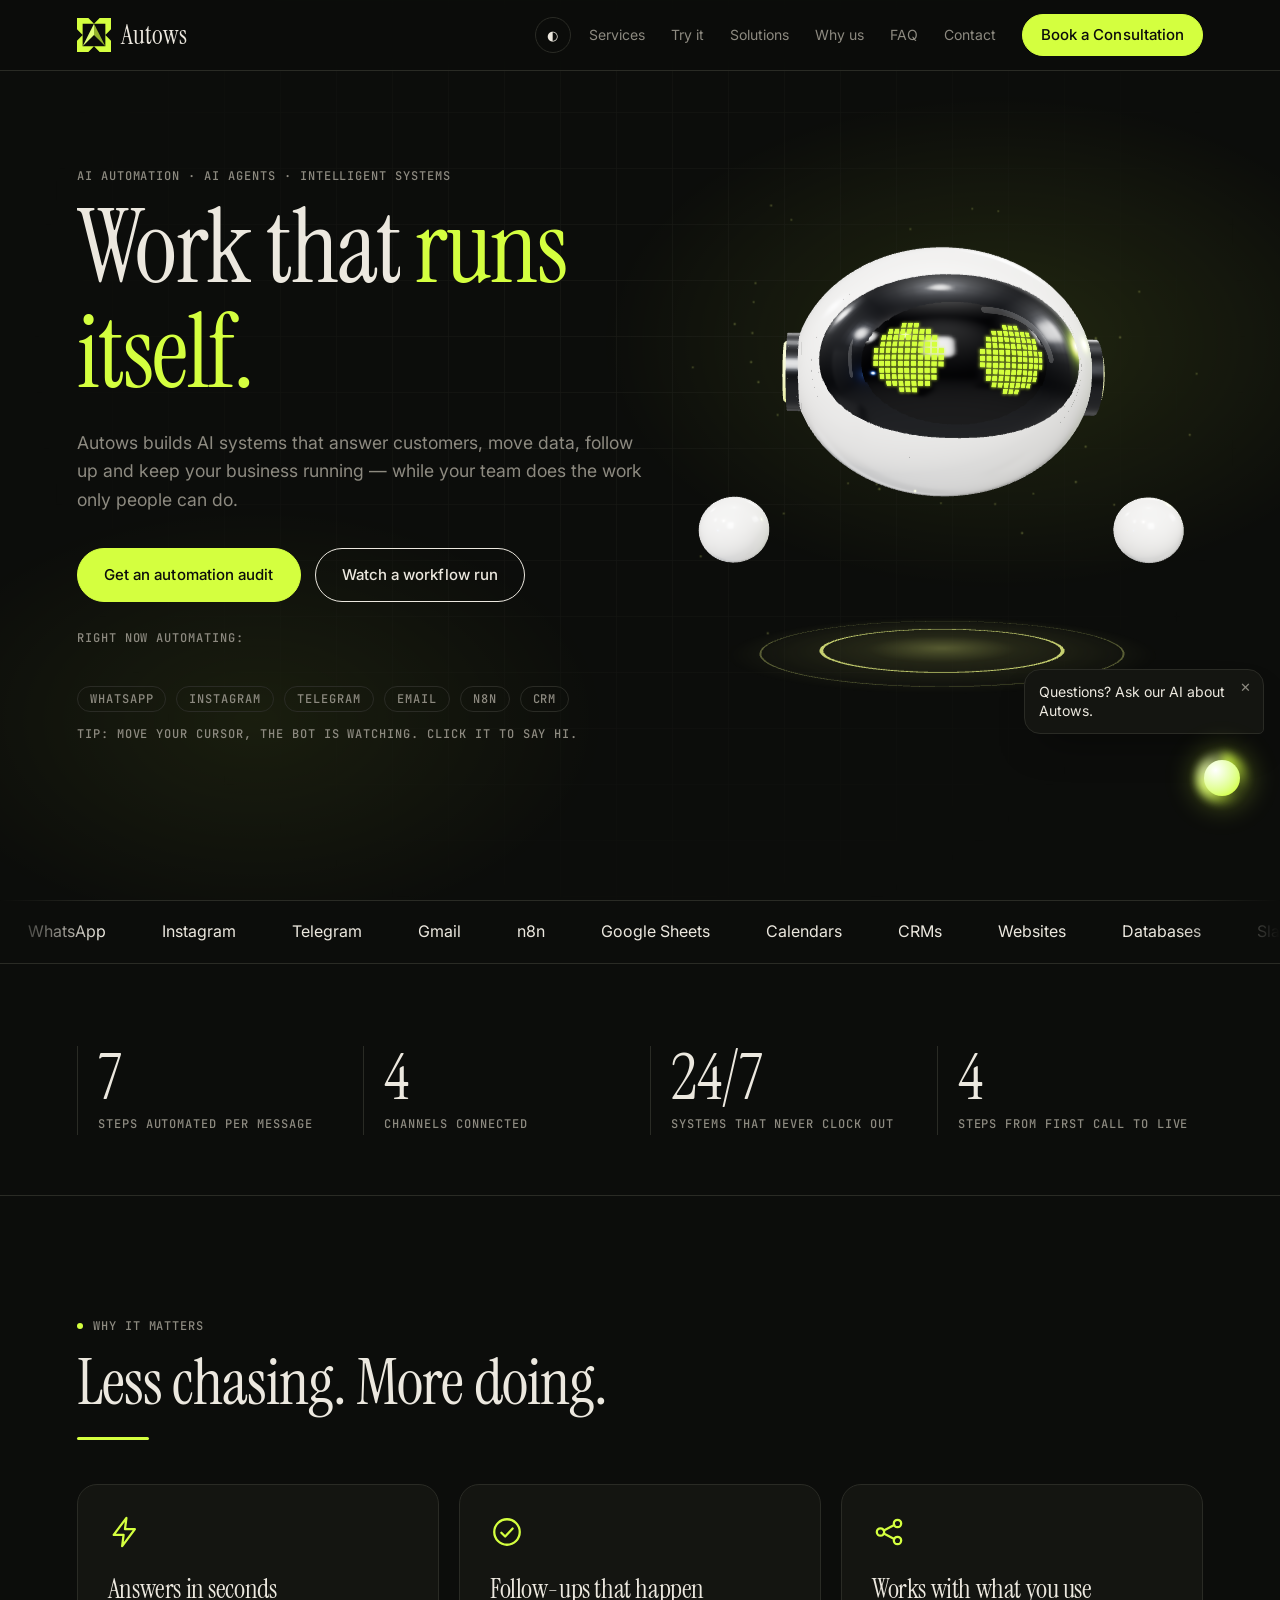
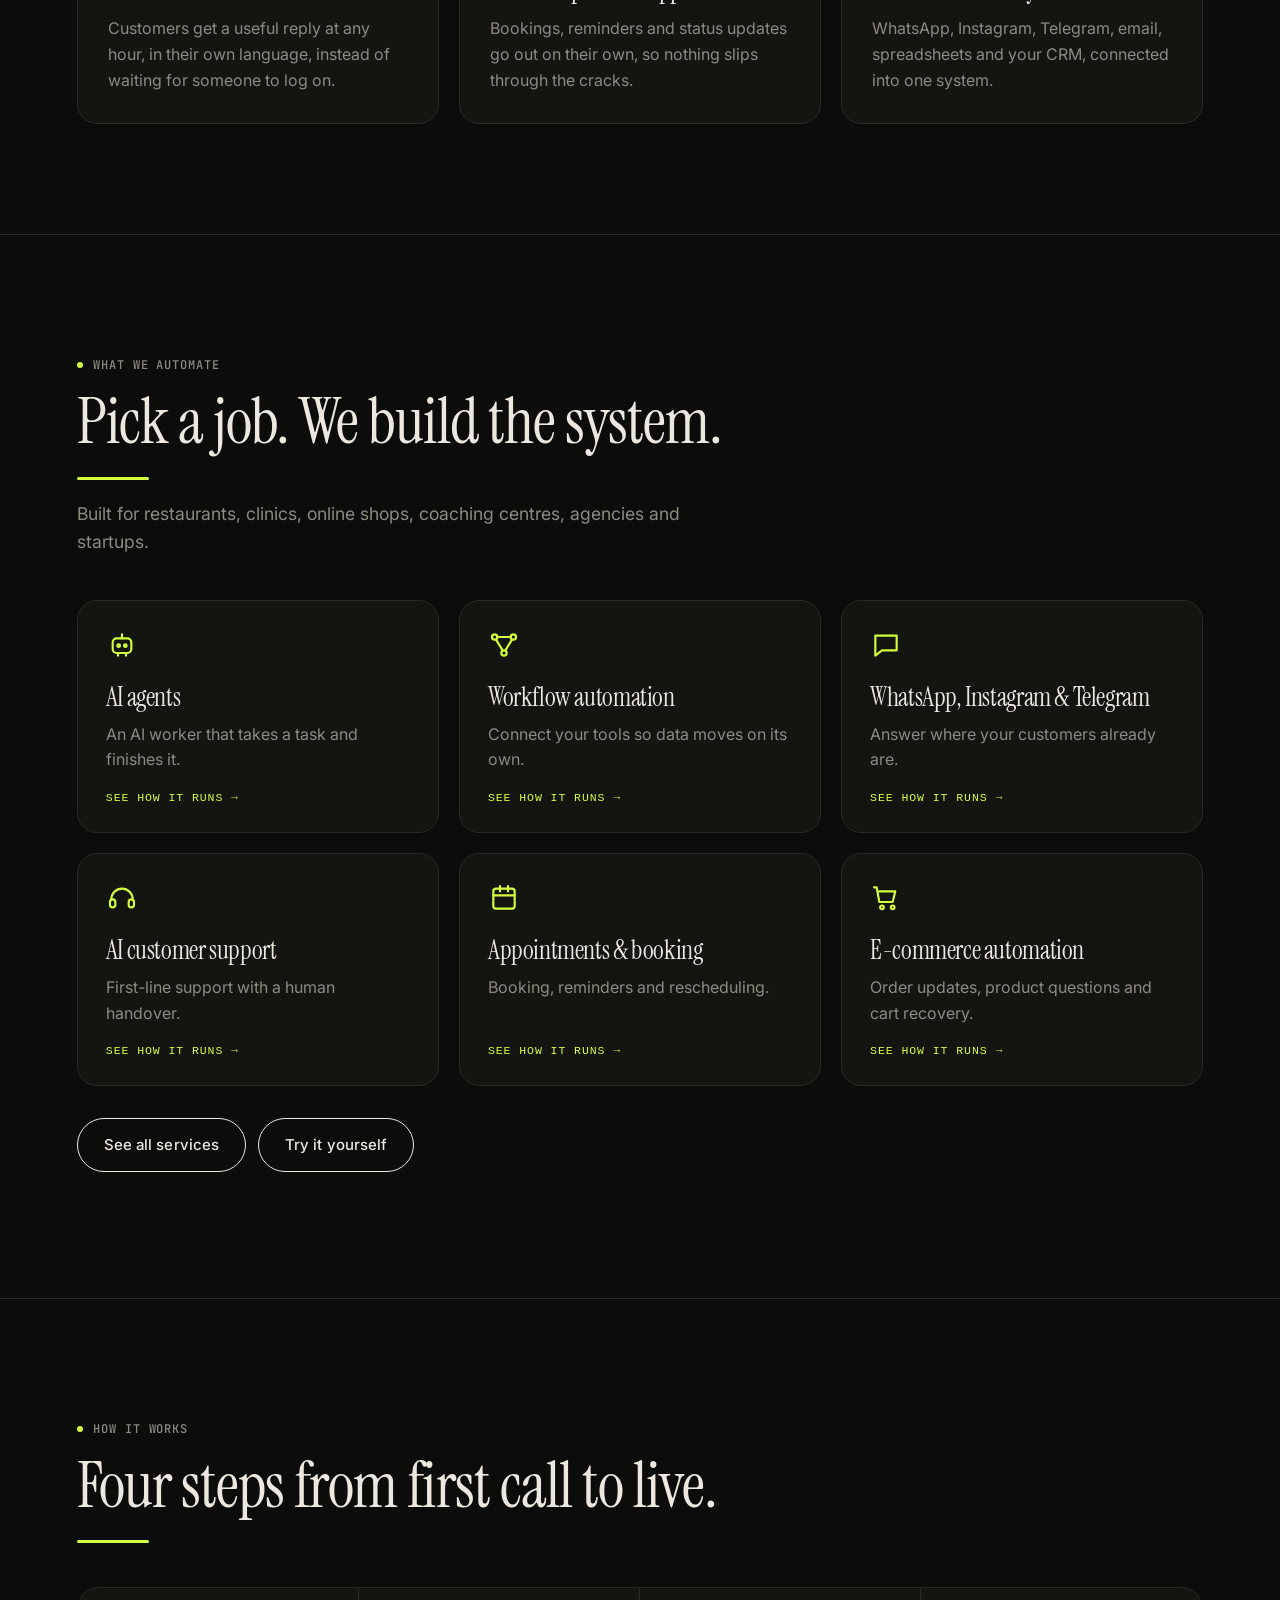
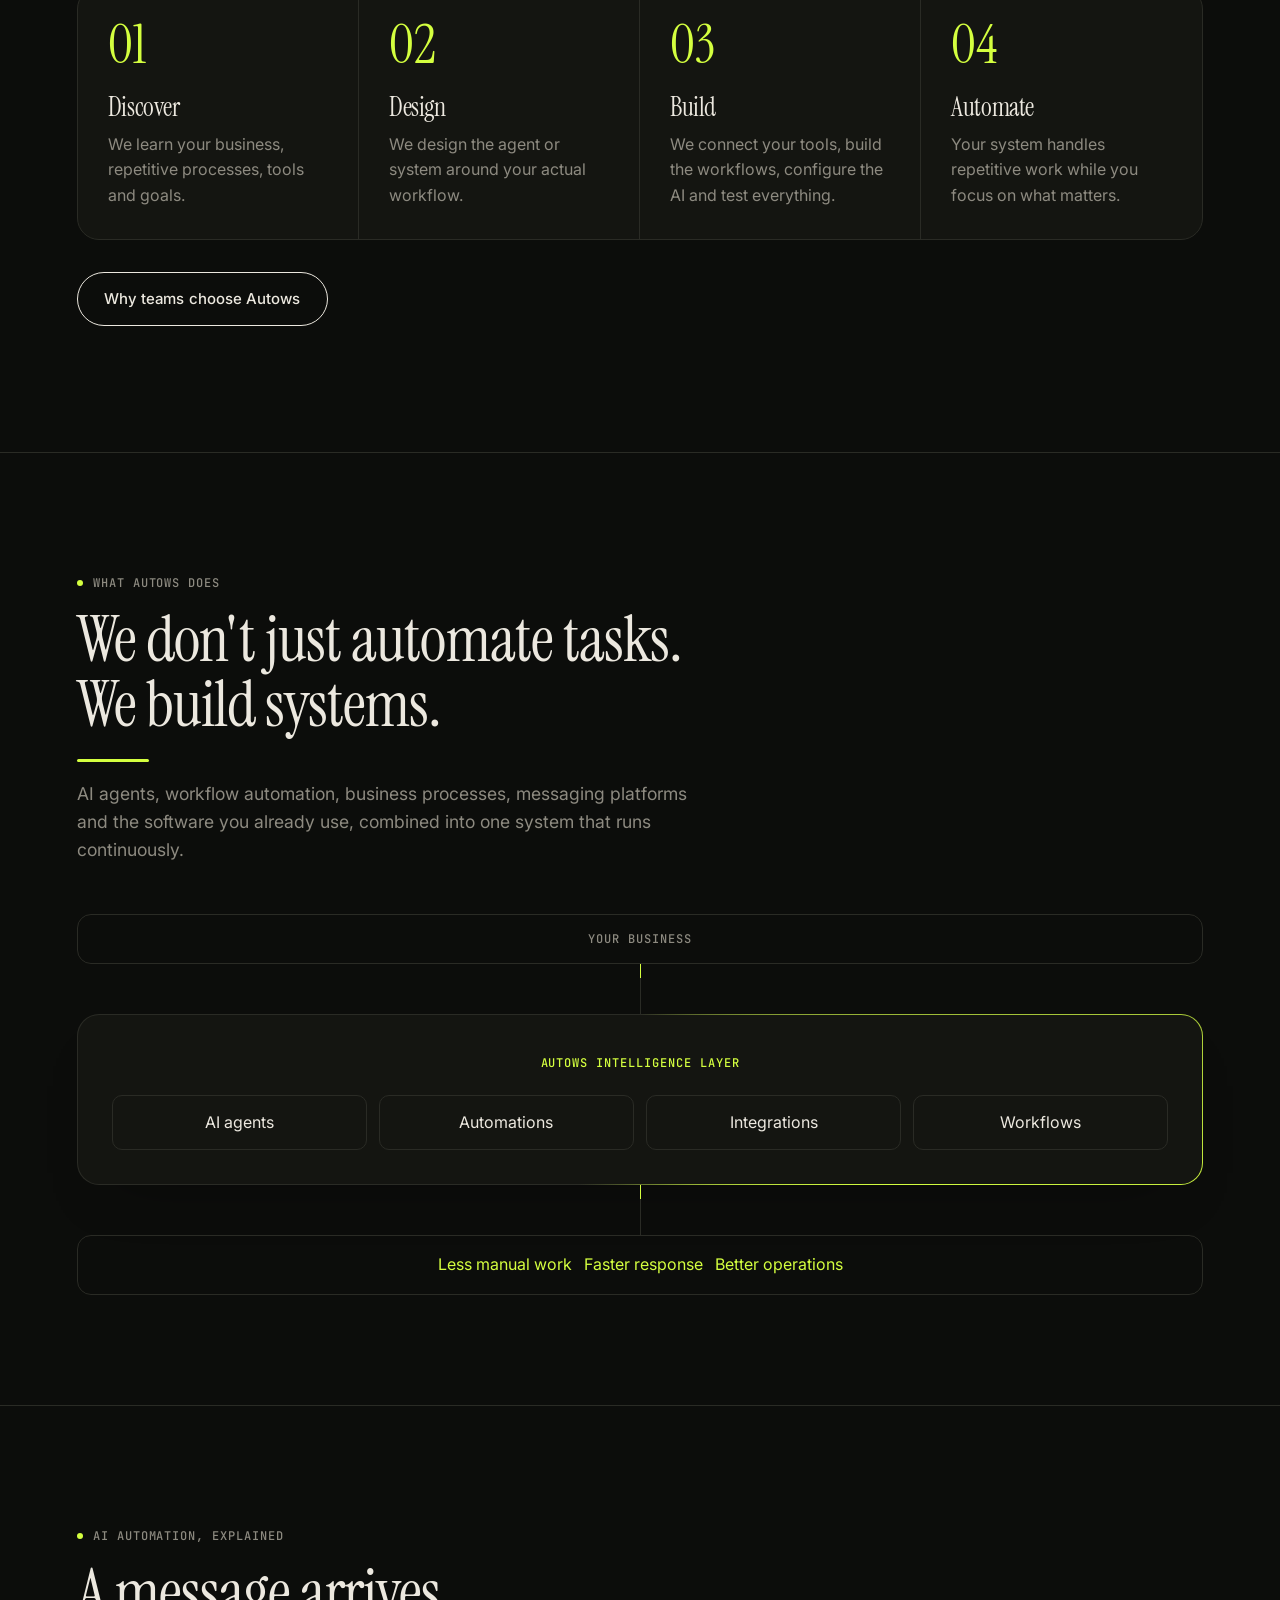
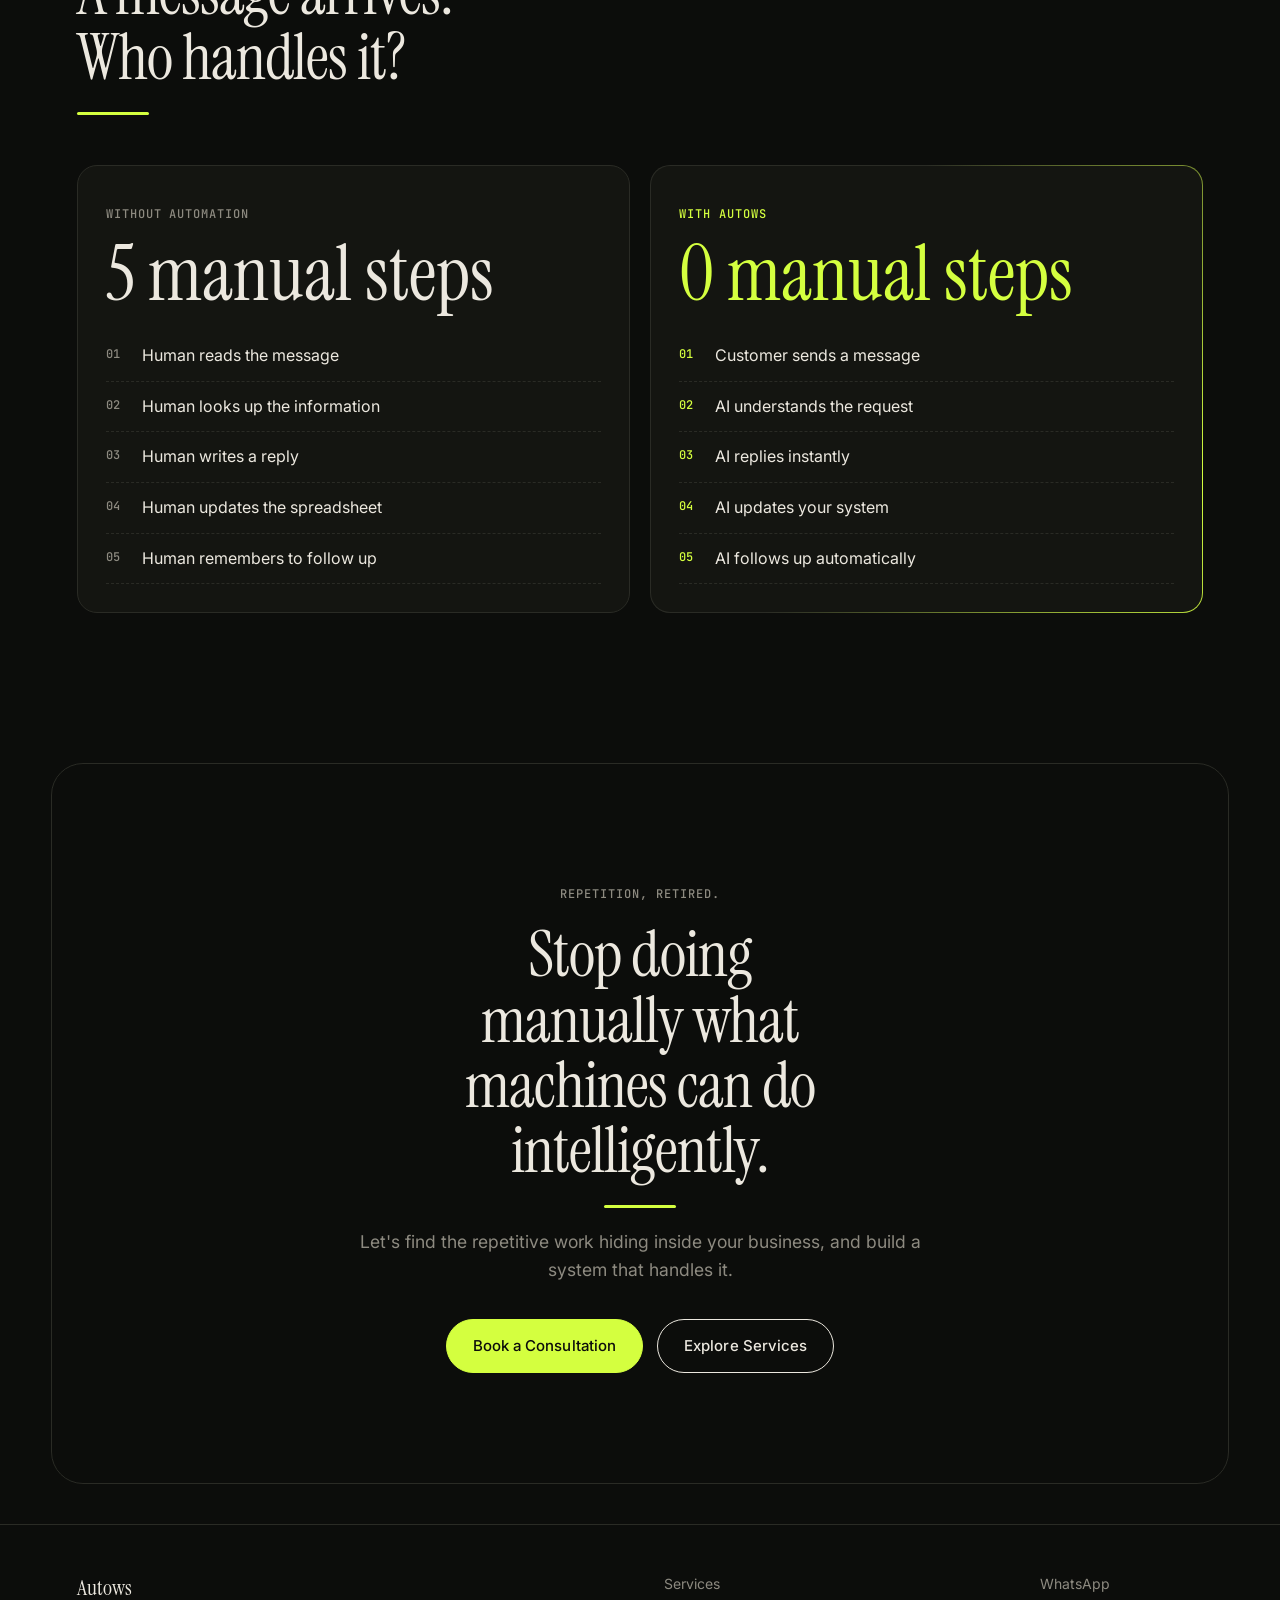
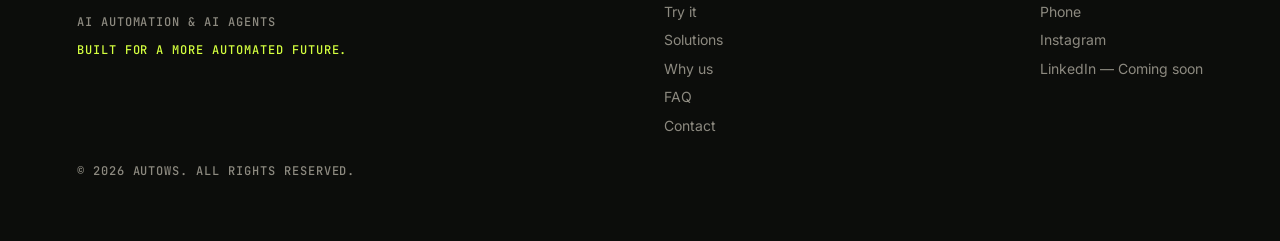
<file: index.html>
<!DOCTYPE html>
<html lang="en"><head><script>try{var t=localStorage.getItem('autows-theme');document.documentElement.dataset.theme=(t==='light'||t==='dark')?t:'dark'}catch(e){document.documentElement.dataset.theme='dark'}</script><meta charset="utf-8">
<meta name="viewport" content="width=device-width, initial-scale=1, viewport-fit=cover">
<title>Autows &#8212; AI Automation &amp; AI Agents</title><meta name="description" content="Autows builds AI agents and automation systems that handle repetitive work, connect your tools and run your workflows. Book a consultation."><meta name="color-scheme" content="dark light"><meta name="theme-color" content="#0c0d0b"><meta property="og:title" content="Autows &#8212; AI Automation &amp; AI Agents"><meta property="og:description" content="We turn repetitive work into intelligent systems."><meta property="og:type" content="website"><meta name="twitter:card" content="summary"><meta name="twitter:title" content="Autows &#8212; AI Automation &amp; AI Agents">
<link rel="icon" href="data:image/svg+xml,%3Csvg xmlns=%22http://www.w3.org/2000/svg%22 viewBox=%22130 130 820 820%22%3E%3Crect x=%22130%22 y=%22130%22 width=%22820%22 height=%22820%22 rx=%22150%22 fill=%22%230c0d0b%22/%3E%3Cpath fill=%22%23d4ff3f%22 d=%22M170 170H417L540 293H293V540L170 417Z%22/%3E%3Cpath fill=%22%23d4ff3f%22 d=%22M910 170H663L540 293H787V540L910 417Z%22/%3E%3Cpath fill=%22%23d4ff3f%22 d=%22M910 910H663L540 787H787V540L910 663Z%22/%3E%3Cpath fill=%22%23d4ff3f%22 d=%22M170 910H417L540 787H293V540L170 663Z%22/%3E%3Cpath fill=%22%23eaff8f%22 d=%22M540 293L293 787L540 540Z%22/%3E%3Cpath fill=%22%239ccc12%22 d=%22M540 293L787 787L540 540Z%22/%3E%3C/svg%3E">
<link rel="preconnect" href="https://fonts.googleapis.com"><link rel="preconnect" href="https://fonts.gstatic.com" crossorigin>
<link href="https://fonts.googleapis.com/css2?family=Instrument+Serif:ital@0;1&family=JetBrains+Mono:wght@400;500&family=Inter:wght@400;500&display=swap" rel="stylesheet">
<link rel="stylesheet" href="assets/style.css"></head><body>
<a href="#home" class="skip">Skip to content</a>
<div id="ld"><svg width="56" height="56" viewBox="0 0 48 48"><circle cx="24" cy="24" r="15" fill="none" stroke="currentColor" stroke-width="3" stroke-dasharray="70 30"><animateTransform attributeName="transform" type="rotate" from="0 24 24" to="360 24 24" dur="1.2s" repeatCount="indefinite"/></circle></svg></div>
<div id=pg></div><nav><a class="logo" href="index.html" aria-label="Autows home"><svg width="34" height="34" viewBox="170 170 740 740" aria-hidden="true"><path style="fill:var(--acc)" d="M170 170H417L540 293H293V540L170 417Z"/><path style="fill:var(--acc)" d="M910 170H663L540 293H787V540L910 417Z"/><path style="fill:var(--acc)" d="M910 910H663L540 787H787V540L910 663Z"/><path style="fill:var(--acc)" d="M170 910H417L540 787H293V540L170 663Z"/><path style="fill:color-mix(in srgb,var(--acc) 70%,#fff)" d="M540 293L293 787L540 540Z"/><path style="fill:color-mix(in srgb,var(--acc) 70%,#000)" d="M540 293L787 787L540 540Z"/></svg>Autows</a>
<div class="nav-right">
<button id="th" aria-label="Toggle theme">&#x25d0;</button><button id="menu" aria-label="Menu" aria-expanded="false">Menu</button>
<ul id="nl"><li><a href="services.html">Services</a></li><li><a href="try.html">Try it</a></li><li><a href="solutions.html">Solutions</a></li><li><a href="why-us.html">Why us</a></li><li><a href="faq.html">FAQ</a></li><li><a href="contact.html">Contact</a></li><li><a class="btn p" style="padding:8px 18px" href="contact.html#book">Book a Consultation</a></li></ul>
</div></nav>

<main><section class="hero" id="home"><div><p class="mono">AI automation &#xb7; AI agents &#xb7; Intelligent systems</p>
<h1><span class="w"><i style="--d:0">Work</i></span> <span class="w"><i style="--d:1">that</i></span> <em><span class="w"><i style="--d:2">runs</i></span> <span class="w"><i style="--d:3">itself.</i></span></em></h1>
<p class="lead" style="margin-top:24px">Autows builds AI systems that answer customers, move data, follow up and keep your business running &#x2014; while your team does the work only people can do.</p>
<div class="ctas"><a class="btn p" href="contact.html#contact">Get an automation audit</a><a class="btn" href="services.html#live">Watch a workflow run</a></div>
<p class="mono" style="margin-top:28px">Right now automating: <span id="rot" style="color:var(--acc)">WhatsApp replies</span></p><div class="ticker mono"><span>WhatsApp</span><span>Instagram</span><span>Telegram</span><span>Email</span><span>n8n</span><span>CRM</span></div></div>
<div id="bot3d" class="bot3d" role="img" aria-label="An interactive 3D robot assistant whose head and eyes follow your cursor"></div><canvas id="hc" role="img" aria-label="Animated network of AI agents passing tasks between systems"></canvas></section>

<div class="mq" aria-hidden="true"><div><span>WhatsApp</span><span>Instagram</span><span>Telegram</span><span>Gmail</span><span>n8n</span><span>Google Sheets</span><span>Calendars</span><span>CRMs</span><span>Websites</span><span>Databases</span><span>Slack</span><span>Forms</span><span>Payments</span><span>Documents</span><span>WhatsApp</span><span>Instagram</span><span>Telegram</span><span>Gmail</span><span>n8n</span><span>Google Sheets</span><span>Calendars</span><span>CRMs</span><span>Websites</span><span>Databases</span><span>Slack</span><span>Forms</span><span>Payments</span><span>Documents</span></div></div>
<section id="stats" style="padding:60px 6vw"><div class="wrap"><div class="sts" id="st"></div></div></section>
<section id="perks"><div class="wrap"><p class="mono">Why it matters</p><h2 class="rv" style="margin:16px 0 0">Less chasing. More doing.</h2>
<div class="perks rv">
<article><svg viewBox="0 0 24 24" fill="none" stroke="currentColor" stroke-width="1.6" stroke-linecap="round" stroke-linejoin="round" aria-hidden="true"><path d="M13 2L4 14h7l-1 8 9-12h-7z"/></svg><h3>Answers in seconds</h3><p>Customers get a useful reply at any hour, in their own language, instead of waiting for someone to log on.</p></article>
<article><svg viewBox="0 0 24 24" fill="none" stroke="currentColor" stroke-width="1.6" stroke-linecap="round" stroke-linejoin="round" aria-hidden="true"><circle cx="12" cy="12" r="9"/><path d="M8 12.5l2.7 2.7L16 9.5"/></svg><h3>Follow-ups that happen</h3><p>Bookings, reminders and status updates go out on their own, so nothing slips through the cracks.</p></article>
<article><svg viewBox="0 0 24 24" fill="none" stroke="currentColor" stroke-width="1.6" stroke-linecap="round" stroke-linejoin="round" aria-hidden="true"><circle cx="6" cy="12" r="2.6"/><circle cx="18" cy="6" r="2.6"/><circle cx="18" cy="18" r="2.6"/><path d="M8.3 10.9l7.4-3.8M8.3 13.1l7.4 3.8"/></svg><h3>Works with what you use</h3><p>WhatsApp, Instagram, Telegram, email, spreadsheets and your CRM, connected into one system.</p></article>
</div></div></section><section id="svc"><div class="wrap"><p class="mono">What we automate</p><h2 class="rv" style="margin:16px 0 0">Pick a job. We build the system.</h2>
<p class="lead" style="margin-top:20px">Built for restaurants, clinics, online shops, coaching centres, agencies and startups.</p>
<div class="svcs rv">
<a href="services.html"><svg viewBox="0 0 24 24" fill="none" stroke="currentColor" stroke-width="1.6" stroke-linecap="round" stroke-linejoin="round" aria-hidden="true"><rect x="5" y="7" width="14" height="11" rx="3"/><circle cx="9.5" cy="12.5" r="1"/><circle cx="14.5" cy="12.5" r="1"/><path d="M12 7V4M9 18v2M15 18v2"/></svg><h3>AI agents</h3><p>An AI worker that takes a task and finishes it.</p><span class="more">See how it runs &#x2192;</span></a>
<a href="services.html"><svg viewBox="0 0 24 24" fill="none" stroke="currentColor" stroke-width="1.6" stroke-linecap="round" stroke-linejoin="round" aria-hidden="true"><circle cx="5" cy="6" r="2"/><circle cx="19" cy="6" r="2"/><circle cx="12" cy="18" r="2"/><path d="M7 6h10M6 8l5 8M18 8l-5 8"/></svg><h3>Workflow automation</h3><p>Connect your tools so data moves on its own.</p><span class="more">See how it runs &#x2192;</span></a>
<a href="services.html"><svg viewBox="0 0 24 24" fill="none" stroke="currentColor" stroke-width="1.6" stroke-linecap="round" stroke-linejoin="round" aria-hidden="true"><path d="M4 5h16v11H9l-5 4z"/></svg><h3>WhatsApp, Instagram &amp; Telegram</h3><p>Answer where your customers already are.</p><span class="more">See how it runs &#x2192;</span></a>
<a href="services.html"><svg viewBox="0 0 24 24" fill="none" stroke="currentColor" stroke-width="1.6" stroke-linecap="round" stroke-linejoin="round" aria-hidden="true"><path d="M4 13a8 8 0 0 1 16 0"/><rect x="3" y="13" width="4" height="6" rx="2"/><rect x="17" y="13" width="4" height="6" rx="2"/></svg><h3>AI customer support</h3><p>First-line support with a human handover.</p><span class="more">See how it runs &#x2192;</span></a>
<a href="services.html"><svg viewBox="0 0 24 24" fill="none" stroke="currentColor" stroke-width="1.6" stroke-linecap="round" stroke-linejoin="round" aria-hidden="true"><rect x="4" y="5" width="16" height="15" rx="2"/><path d="M4 10h16M9 3v4M15 3v4"/></svg><h3>Appointments &amp; booking</h3><p>Booking, reminders and rescheduling.</p><span class="more">See how it runs &#x2192;</span></a>
<a href="services.html"><svg viewBox="0 0 24 24" fill="none" stroke="currentColor" stroke-width="1.6" stroke-linecap="round" stroke-linejoin="round" aria-hidden="true"><path d="M3 4h2l2 11h10l2-8H7"/><circle cx="9" cy="19" r="1.4"/><circle cx="17" cy="19" r="1.4"/></svg><h3>E-commerce automation</h3><p>Order updates, product questions and cart recovery.</p><span class="more">See how it runs &#x2192;</span></a>
</div>
<p style="margin-top:32px"><a class="btn" href="services.html">See all services</a> <a class="btn" href="try.html" style="margin-left:8px">Try it yourself</a></p></div></section><section id="steps"><div class="wrap"><p class="mono">How it works</p><h2 class="rv" style="margin:16px 0 0">Four steps from first call to live.</h2>
<ol class="steps4 rv">
<li><b>01</b><h3>Discover</h3><p>We learn your business, repetitive processes, tools and goals.</p></li>
<li><b>02</b><h3>Design</h3><p>We design the agent or system around your actual workflow.</p></li>
<li><b>03</b><h3>Build</h3><p>We connect your tools, build the workflows, configure the AI and test everything.</p></li>
<li><b>04</b><h3>Automate</h3><p>Your system handles repetitive work while you focus on what matters.</p></li>
</ol>
<p style="margin-top:32px"><a class="btn" href="why-us.html">Why teams choose Autows</a></p></div></section><section id="system"><div class="wrap"><p class="mono">What Autows does</p><h2 style="margin:16px 0" class="rv">We don't just automate tasks.<br>We build systems.</h2><p class="lead">AI agents, workflow automation, business processes, messaging platforms and the software you already use, combined into one system that runs continuously.</p>
<div class="il rv"><div class="ilr mono">Your business</div><i></i><div class="ilc"><b class="mono" style="color:var(--acc)">Autows intelligence layer</b><div class="ilg"><span>AI agents</span><span>Automations</span><span>Integrations</span><span>Workflows</span></div></div><i></i><div class="ilr"><span>Less manual work</span><span>Faster response</span><span>Better operations</span></div></div></div></section>
<section id="explain"><div class="wrap"><p class="mono">AI automation, explained</p><h2 style="margin:16px 0" class="rv">A message arrives.<br>Who handles it?</h2>
<div class="vs rv"><div class="col"><p class="mono">Without automation</p><div class="big">5 manual steps</div><ul><li><b>01</b>Human reads the message</li><li><b>02</b>Human looks up the information</li><li><b>03</b>Human writes a reply</li><li><b>04</b>Human updates the spreadsheet</li><li><b>05</b>Human remembers to follow up</li></ul></div>
<div class="col ex"><p class="mono" style="color:var(--acc)">With Autows</p><div class="big">0 manual steps</div><ul><li><b>01</b>Customer sends a message</li><li><b>02</b>AI understands the request</li><li><b>03</b>AI replies instantly</li><li><b>04</b>AI updates your system</li><li><b>05</b>AI follows up automatically</li></ul></div></div></div></section>

<section class="fc" id="cta"><p class="mono">Repetition, retired.</p><h2 class="rv">Stop doing manually what machines can do intelligently.</h2><p class="lead" style="margin:auto">Let's find the repetitive work hiding inside your business, and build a system that handles it.</p><div class="ctas"><a class="btn p" href="contact.html#book">Book a Consultation</a><a class="btn" href="services.html#services">Explore Services</a></div></section>
</main>

<footer><div><span class="logo" style="font-size:1.4rem">Autows</span><p class="mono">AI Automation &amp; AI Agents</p><p class="mono" style="color:var(--acc)">Built for a more automated future.</p></div><div class="fl"><a href="services.html">Services</a><a href="try.html">Try it</a><a href="solutions.html">Solutions</a><a href="why-us.html">Why us</a><a href="faq.html">FAQ</a><a href="contact.html">Contact</a></div><div class="fl"><a href="https://wa.me/8801332611967" target="_blank" rel="noopener">WhatsApp</a><a href="tel:+8801332611967">Phone</a><a href="https://instagram.com/itsakif_siddique" target="_blank" rel="noopener">Instagram</a><span>LinkedIn &#x2014; Coming soon</span></div><p class="mono" style="width:100%">&#xa9; 2026 Autows. All rights reserved.</p></footer>

<button id="totop" aria-label="Back to top"><svg width="18" height="18" viewBox="0 0 24 24" fill="none" stroke="currentColor" stroke-width="2.4" stroke-linecap="round" stroke-linejoin="round" aria-hidden="true"><path d="M12 19V5M5 12l7-7 7 7"/></svg></button>
<button id="aifab" aria-label="Chat with the Autows AI assistant" aria-expanded="false"><span class="orb"><i></i><i></i><i></i></span></button>
<div id="aipanel" aria-hidden="true"><div class="aihd"><b>Autows AI</b><button id="aic" aria-label="Close chat">&#x2715;</button></div>
<div class="cb" id="acb"><div class="m a">Hi! I'm a demo assistant. Ask about pricing, booking, or anything else.</div></div>
<form class="cin" id="aif"><input id="ait" placeholder="Type a message&#x2026;" aria-label="Message" autocomplete="off"><button>Send</button></form></div>
<script src="assets/config.js"></script><script src="assets/app.js"></script><script src="assets/ai.js"></script><script>addEventListener("load",function(){setTimeout(function(){var r=document.documentElement,s=document.createElement("script");s.src="assets/bot3d.js";s.onerror=function(){r.classList.add("bot-fail")};document.body.appendChild(s);setTimeout(function(){if(!r.classList.contains("bot-on"))r.classList.add("bot-fail")},10000)},250)})</script></body></html>
</file>
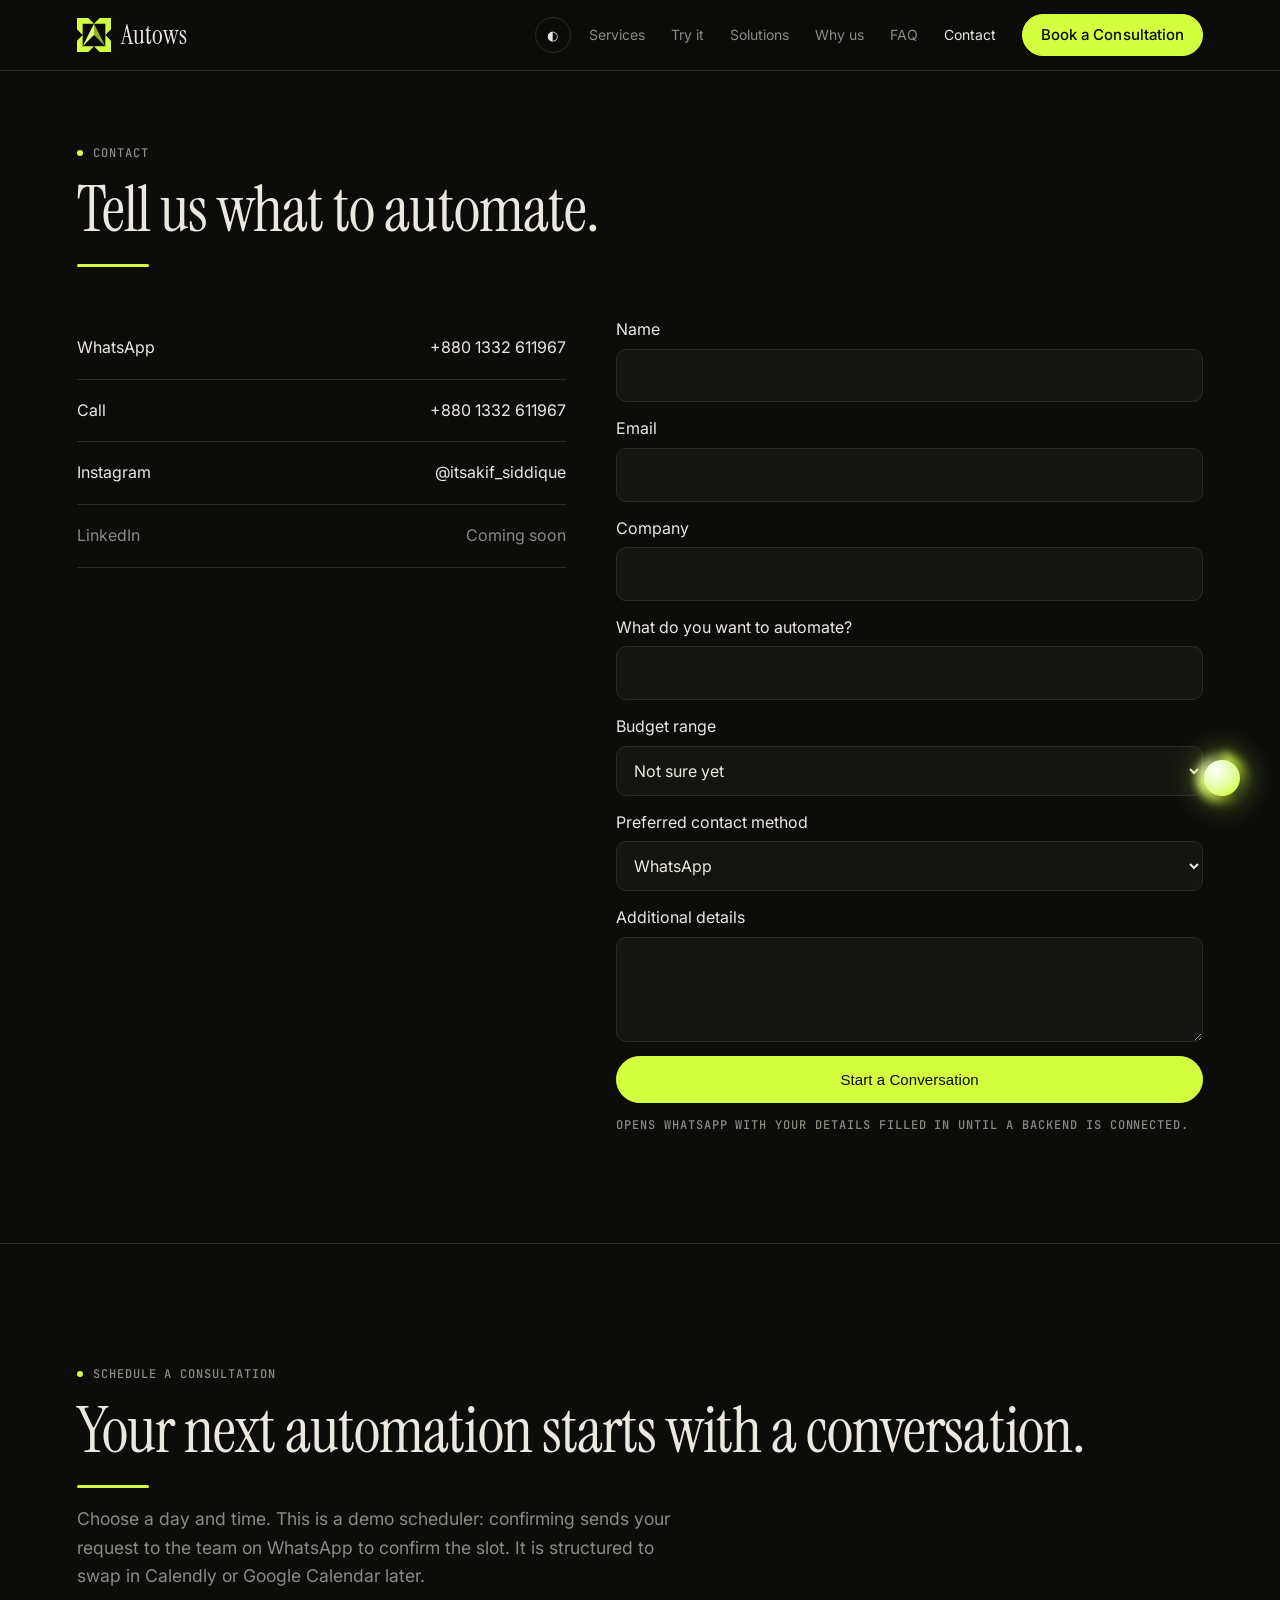
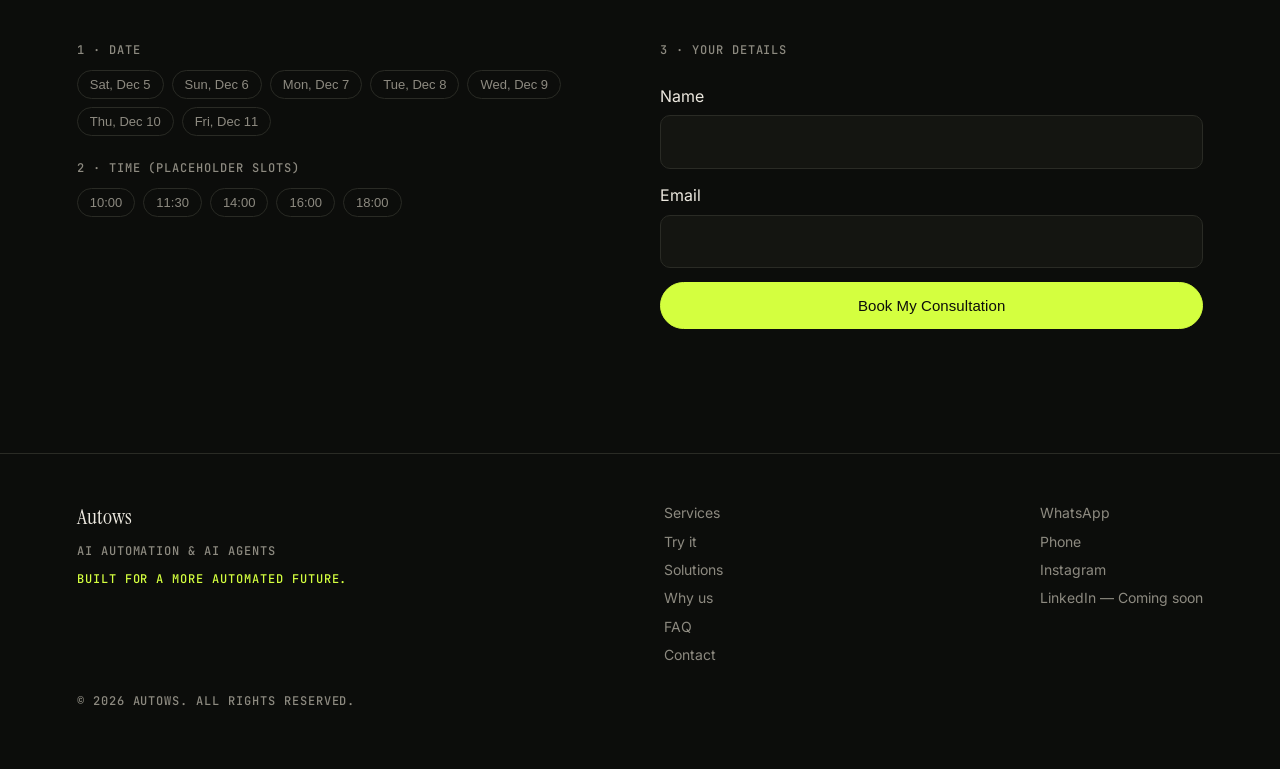
<file: contact.html>
<!DOCTYPE html>
<html lang="en"><head><script>try{var t=localStorage.getItem('autows-theme');document.documentElement.dataset.theme=(t==='light'||t==='dark')?t:'dark'}catch(e){document.documentElement.dataset.theme='dark'}</script><meta charset="utf-8">
<meta name="viewport" content="width=device-width, initial-scale=1, viewport-fit=cover">
<title>Contact &#8212; Autows</title><meta name="description" content="Autows builds AI agents and automation systems that handle repetitive work, connect your tools and run your workflows. Book a consultation."><meta name="color-scheme" content="dark light"><meta name="theme-color" content="#0c0d0b"><meta property="og:title" content="Contact &#8212; Autows"><meta property="og:description" content="We turn repetitive work into intelligent systems."><meta property="og:type" content="website"><meta name="twitter:card" content="summary"><meta name="twitter:title" content="Contact &#8212; Autows">
<link rel="icon" href="data:image/svg+xml,%3Csvg xmlns=%22http://www.w3.org/2000/svg%22 viewBox=%22130 130 820 820%22%3E%3Crect x=%22130%22 y=%22130%22 width=%22820%22 height=%22820%22 rx=%22150%22 fill=%22%230c0d0b%22/%3E%3Cpath fill=%22%23d4ff3f%22 d=%22M170 170H417L540 293H293V540L170 417Z%22/%3E%3Cpath fill=%22%23d4ff3f%22 d=%22M910 170H663L540 293H787V540L910 417Z%22/%3E%3Cpath fill=%22%23d4ff3f%22 d=%22M910 910H663L540 787H787V540L910 663Z%22/%3E%3Cpath fill=%22%23d4ff3f%22 d=%22M170 910H417L540 787H293V540L170 663Z%22/%3E%3Cpath fill=%22%23eaff8f%22 d=%22M540 293L293 787L540 540Z%22/%3E%3Cpath fill=%22%239ccc12%22 d=%22M540 293L787 787L540 540Z%22/%3E%3C/svg%3E">
<link rel="preconnect" href="https://fonts.googleapis.com"><link rel="preconnect" href="https://fonts.gstatic.com" crossorigin>
<link href="https://fonts.googleapis.com/css2?family=Instrument+Serif:ital@0;1&family=JetBrains+Mono:wght@400;500&family=Inter:wght@400;500&display=swap" rel="stylesheet">
<link rel="stylesheet" href="assets/style.css"></head><body>
<a href="#home" class="skip">Skip to content</a>
<div id="ld"><svg width="56" height="56" viewBox="0 0 48 48"><circle cx="24" cy="24" r="15" fill="none" stroke="currentColor" stroke-width="3" stroke-dasharray="70 30"><animateTransform attributeName="transform" type="rotate" from="0 24 24" to="360 24 24" dur="1.2s" repeatCount="indefinite"/></circle></svg></div>
<div id=pg></div><nav><a class="logo" href="index.html" aria-label="Autows home"><svg width="34" height="34" viewBox="170 170 740 740" aria-hidden="true"><path style="fill:var(--acc)" d="M170 170H417L540 293H293V540L170 417Z"/><path style="fill:var(--acc)" d="M910 170H663L540 293H787V540L910 417Z"/><path style="fill:var(--acc)" d="M910 910H663L540 787H787V540L910 663Z"/><path style="fill:var(--acc)" d="M170 910H417L540 787H293V540L170 663Z"/><path style="fill:color-mix(in srgb,var(--acc) 70%,#fff)" d="M540 293L293 787L540 540Z"/><path style="fill:color-mix(in srgb,var(--acc) 70%,#000)" d="M540 293L787 787L540 540Z"/></svg>Autows</a>
<div class="nav-right">
<button id="th" aria-label="Toggle theme">&#x25d0;</button><button id="menu" aria-label="Menu" aria-expanded="false">Menu</button>
<ul id="nl"><li><a href="services.html">Services</a></li><li><a href="try.html">Try it</a></li><li><a href="solutions.html">Solutions</a></li><li><a href="why-us.html">Why us</a></li><li><a href="faq.html">FAQ</a></li><li><a href="contact.html" class="cur" aria-current="page">Contact</a></li><li><a class="btn p" style="padding:8px 18px" href="contact.html#book">Book a Consultation</a></li></ul>
</div></nav>

<main><section id="contact"><div class="wrap"><p class="mono">Contact</p><h2 style="margin:16px 0" class="rv">Tell us what to automate.</h2>
<div class="cg"><div class="ch"><a href="https://wa.me/8801332611967" target="_blank" rel="noopener"><span>WhatsApp</span><span>+880 1332 611967</span></a><a href="tel:+8801332611967"><span>Call</span><span>+880 1332 611967</span></a><a href="https://instagram.com/itsakif_siddique" target="_blank" rel="noopener"><span>Instagram</span><span>@itsakif_siddique</span></a><a href="contact.html#contact" style="color:var(--mute)"><span>LinkedIn</span><span>Coming soon</span></a></div>
<form id="cf" novalidate><label>Name<input name="n" required autocomplete="name"></label><label>Email<input name="e" type="email" required autocomplete="email"></label><label>Company<input name="c" autocomplete="organization"></label><label>What do you want to automate?<input name="a" required></label><label>Budget range<select name="b" class="sel"><option>Not sure yet</option><option>Under $500</option><option>$500 &#x2013; $2,000</option><option>$2,000 &#x2013; $5,000</option><option>$5,000+</option></select></label><label>Preferred contact method<select name="p" class="sel"><option>WhatsApp</option><option>Email</option><option>Phone call</option></select></label><label>Additional details<textarea name="m" rows="3"></textarea></label><button class="btn p" type="submit">Start a Conversation</button><small class="mono" id="fm" role="status">Opens WhatsApp with your details filled in until a backend is connected.</small></form></div></div></section>
<section id="book"><div class="wrap"><p class="mono">Schedule a consultation</p><h2 style="margin:16px 0" class="rv">Your next automation starts with a conversation.</h2><p class="lead">Choose a day and time. This is a demo scheduler: confirming sends your request to the team on WhatsApp to confirm the slot. It is structured to swap in Calendly or Google Calendar later.</p>
<div class="bk rv"><div><p class="mono">1 &#xb7; Date</p><div class="chips" id="bd" style="padding:0;margin-top:10px"></div><p class="mono" style="margin-top:24px">2 &#xb7; Time (placeholder slots)</p><div class="chips" id="bt" style="padding:0;margin-top:10px"></div></div><form id="bf" novalidate style="display:grid;gap:14px"><p class="mono">3 &#xb7; Your details</p><label>Name<input id="bn" autocomplete="name"></label><label>Email<input id="be" type="email" autocomplete="email"></label><button class="btn p">Book My Consultation</button><small class="mono" id="bm" role="status"></small></form></div></div></section>
</main>

<footer><div><span class="logo" style="font-size:1.4rem">Autows</span><p class="mono">AI Automation &amp; AI Agents</p><p class="mono" style="color:var(--acc)">Built for a more automated future.</p></div><div class="fl"><a href="services.html">Services</a><a href="try.html">Try it</a><a href="solutions.html">Solutions</a><a href="why-us.html">Why us</a><a href="faq.html">FAQ</a><a href="contact.html">Contact</a></div><div class="fl"><a href="https://wa.me/8801332611967" target="_blank" rel="noopener">WhatsApp</a><a href="tel:+8801332611967">Phone</a><a href="https://instagram.com/itsakif_siddique" target="_blank" rel="noopener">Instagram</a><span>LinkedIn &#x2014; Coming soon</span></div><p class="mono" style="width:100%">&#xa9; 2026 Autows. All rights reserved.</p></footer>

<button id="totop" aria-label="Back to top"><svg width="18" height="18" viewBox="0 0 24 24" fill="none" stroke="currentColor" stroke-width="2.4" stroke-linecap="round" stroke-linejoin="round" aria-hidden="true"><path d="M12 19V5M5 12l7-7 7 7"/></svg></button>
<button id="aifab" aria-label="Chat with the Autows AI assistant" aria-expanded="false"><span class="orb"><i></i><i></i><i></i></span></button>
<div id="aipanel" aria-hidden="true"><div class="aihd"><b>Autows AI</b><button id="aic" aria-label="Close chat">&#x2715;</button></div>
<div class="cb" id="acb"><div class="m a">Hi! I'm a demo assistant. Ask about pricing, booking, or anything else.</div></div>
<form class="cin" id="aif"><input id="ait" placeholder="Type a message&#x2026;" aria-label="Message" autocomplete="off"><button>Send</button></form></div>
<script src="assets/config.js"></script><script src="assets/app.js"></script><script src="assets/ai.js"></script></body></html>
</file>
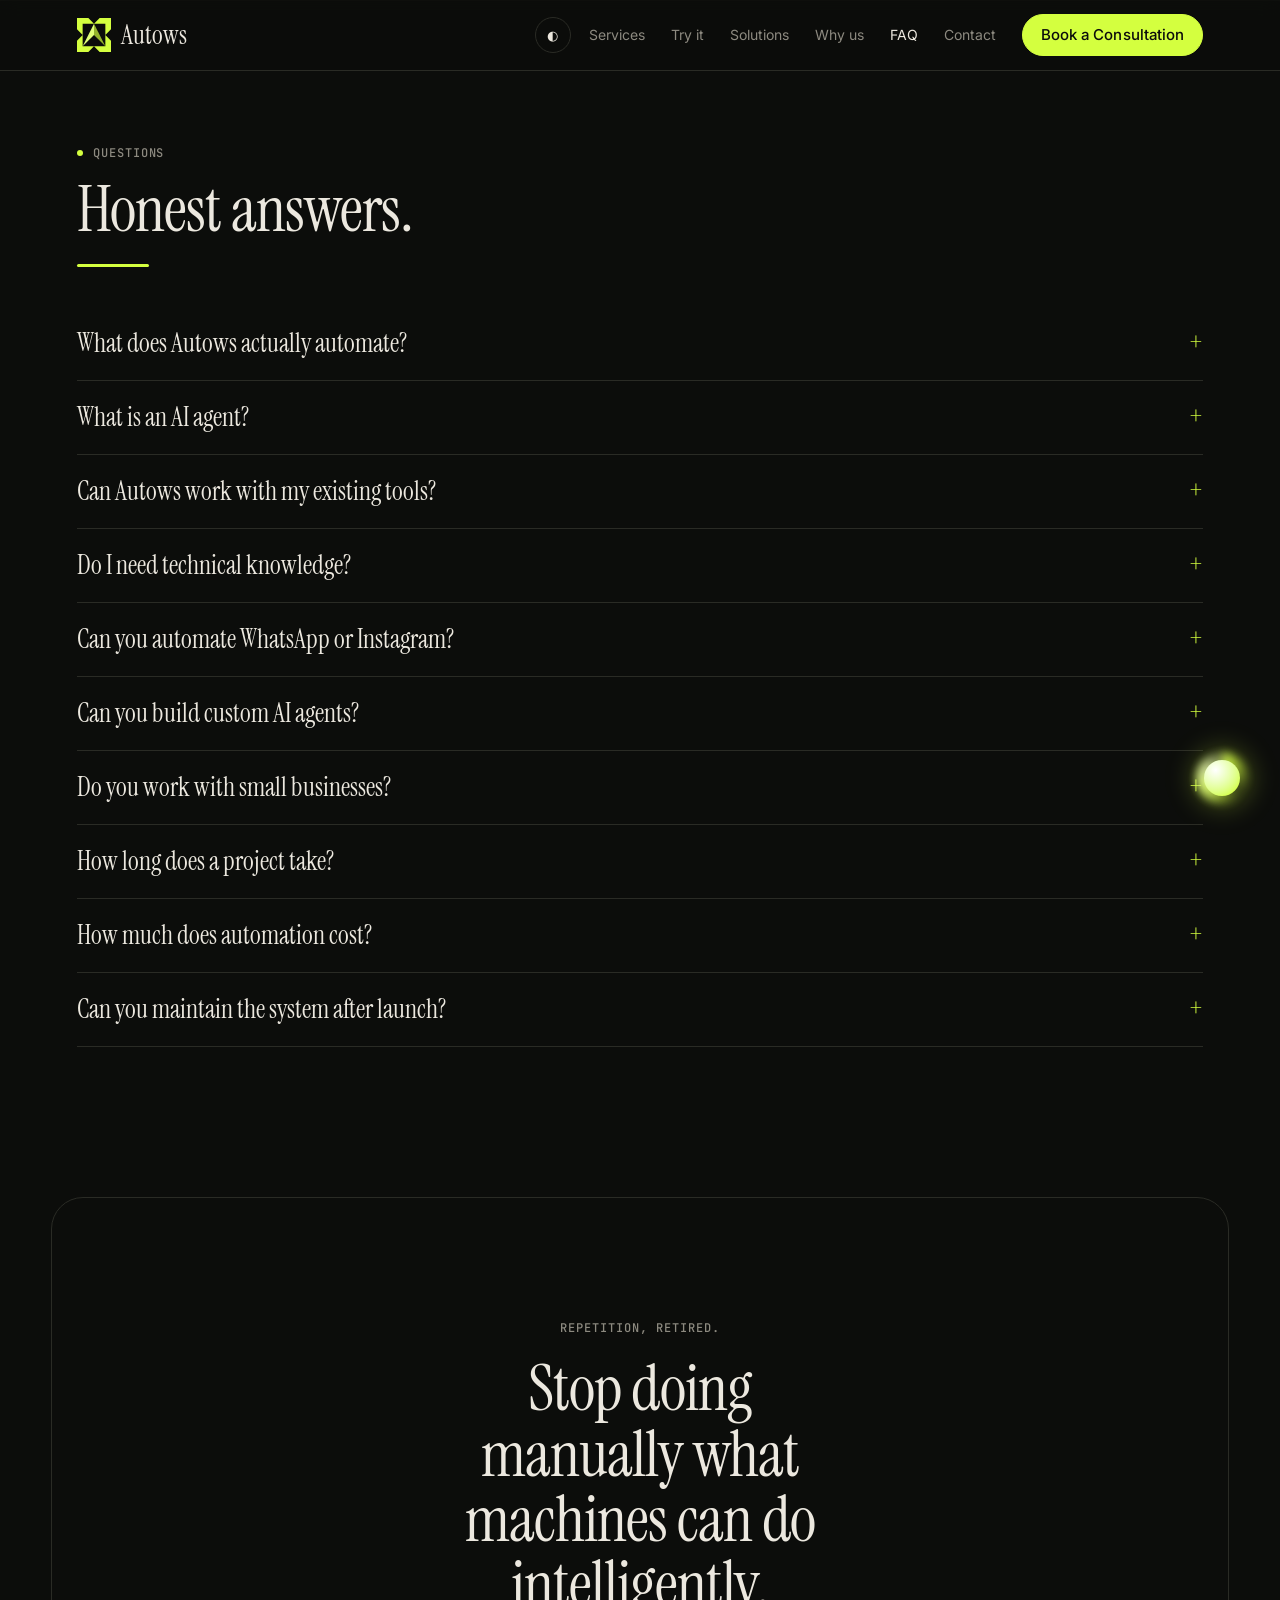
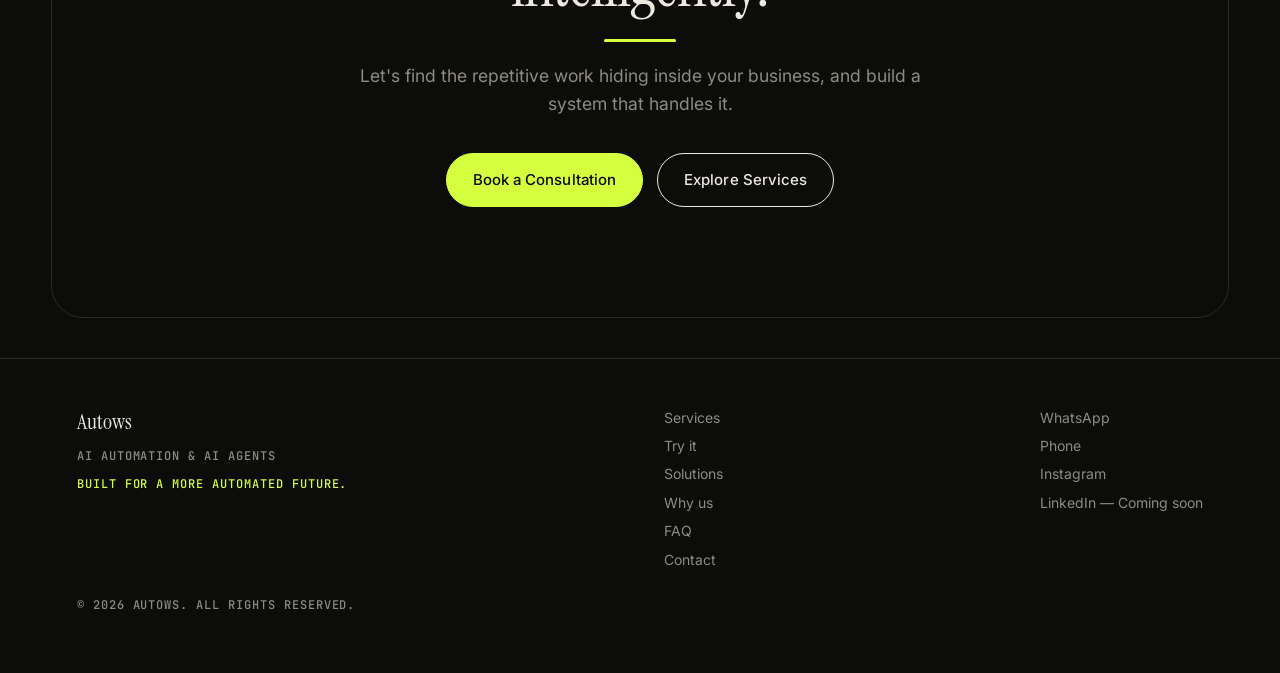
<file: faq.html>
<!DOCTYPE html>
<html lang="en"><head><script>try{var t=localStorage.getItem('autows-theme');document.documentElement.dataset.theme=(t==='light'||t==='dark')?t:'dark'}catch(e){document.documentElement.dataset.theme='dark'}</script><meta charset="utf-8">
<meta name="viewport" content="width=device-width, initial-scale=1, viewport-fit=cover">
<title>FAQ &#8212; Autows</title><meta name="description" content="Autows builds AI agents and automation systems that handle repetitive work, connect your tools and run your workflows. Book a consultation."><meta name="color-scheme" content="dark light"><meta name="theme-color" content="#0c0d0b"><meta property="og:title" content="FAQ &#8212; Autows"><meta property="og:description" content="We turn repetitive work into intelligent systems."><meta property="og:type" content="website"><meta name="twitter:card" content="summary"><meta name="twitter:title" content="FAQ &#8212; Autows">
<link rel="icon" href="data:image/svg+xml,%3Csvg xmlns=%22http://www.w3.org/2000/svg%22 viewBox=%22130 130 820 820%22%3E%3Crect x=%22130%22 y=%22130%22 width=%22820%22 height=%22820%22 rx=%22150%22 fill=%22%230c0d0b%22/%3E%3Cpath fill=%22%23d4ff3f%22 d=%22M170 170H417L540 293H293V540L170 417Z%22/%3E%3Cpath fill=%22%23d4ff3f%22 d=%22M910 170H663L540 293H787V540L910 417Z%22/%3E%3Cpath fill=%22%23d4ff3f%22 d=%22M910 910H663L540 787H787V540L910 663Z%22/%3E%3Cpath fill=%22%23d4ff3f%22 d=%22M170 910H417L540 787H293V540L170 663Z%22/%3E%3Cpath fill=%22%23eaff8f%22 d=%22M540 293L293 787L540 540Z%22/%3E%3Cpath fill=%22%239ccc12%22 d=%22M540 293L787 787L540 540Z%22/%3E%3C/svg%3E">
<link rel="preconnect" href="https://fonts.googleapis.com"><link rel="preconnect" href="https://fonts.gstatic.com" crossorigin>
<link href="https://fonts.googleapis.com/css2?family=Instrument+Serif:ital@0;1&family=JetBrains+Mono:wght@400;500&family=Inter:wght@400;500&display=swap" rel="stylesheet">
<link rel="stylesheet" href="assets/style.css"></head><body>
<a href="#home" class="skip">Skip to content</a>
<div id="ld"><svg width="56" height="56" viewBox="0 0 48 48"><circle cx="24" cy="24" r="15" fill="none" stroke="currentColor" stroke-width="3" stroke-dasharray="70 30"><animateTransform attributeName="transform" type="rotate" from="0 24 24" to="360 24 24" dur="1.2s" repeatCount="indefinite"/></circle></svg></div>
<div id=pg></div><nav><a class="logo" href="index.html" aria-label="Autows home"><svg width="34" height="34" viewBox="170 170 740 740" aria-hidden="true"><path style="fill:var(--acc)" d="M170 170H417L540 293H293V540L170 417Z"/><path style="fill:var(--acc)" d="M910 170H663L540 293H787V540L910 417Z"/><path style="fill:var(--acc)" d="M910 910H663L540 787H787V540L910 663Z"/><path style="fill:var(--acc)" d="M170 910H417L540 787H293V540L170 663Z"/><path style="fill:color-mix(in srgb,var(--acc) 70%,#fff)" d="M540 293L293 787L540 540Z"/><path style="fill:color-mix(in srgb,var(--acc) 70%,#000)" d="M540 293L787 787L540 540Z"/></svg>Autows</a>
<div class="nav-right">
<button id="th" aria-label="Toggle theme">&#x25d0;</button><button id="menu" aria-label="Menu" aria-expanded="false">Menu</button>
<ul id="nl"><li><a href="services.html">Services</a></li><li><a href="try.html">Try it</a></li><li><a href="solutions.html">Solutions</a></li><li><a href="why-us.html">Why us</a></li><li><a href="faq.html" class="cur" aria-current="page">FAQ</a></li><li><a href="contact.html">Contact</a></li><li><a class="btn p" style="padding:8px 18px" href="contact.html#book">Book a Consultation</a></li></ul>
</div></nav>

<main><section id="faq"><div class="wrap"><p class="mono">Questions</p><h2 style="margin:16px 0 40px" class="rv">Honest answers.</h2>
<details><summary>What does Autows actually automate?</summary><p>Repetitive work: replying to customers, capturing and following up leads, booking, moving data between tools, documents and reports.</p></details><details><summary>What is an AI agent?</summary><p>Software that can understand a request, decide what to do, use your tools and take action, handing over to a person when it is unsure.</p></details><details><summary>Can Autows work with my existing tools?</summary><p>Usually yes. We connect messaging apps, email, spreadsheets, calendars, CRMs and websites, often through n8n. We confirm compatibility in the first conversation.</p></details><details><summary>Do I need technical knowledge?</summary><p>No. Describe the work in plain language and we handle the setup and testing.</p></details><details><summary>Can you automate WhatsApp or Instagram?</summary><p>Yes, that is a core service. Platform rules and approvals apply, and we explain them upfront.</p></details><details><summary>Can you build custom AI agents?</summary><p>Yes. Agents are designed around your workflow, data and the decisions they may make.</p></details><details><summary>Do you work with small businesses?</summary><p>Yes. Small businesses, startups, agencies, restaurants, e-commerce and individuals are all a good fit.</p></details><details><summary>How long does a project take?</summary><p>It depends on scope. A focused automation can be far quicker than a multi-system agent. We give a realistic estimate after discovery.</p></details><details><summary>How much does automation cost?</summary><p>It depends on complexity and the tools involved. We scope first and quote clearly, with no surprises.</p></details><details><summary>Can you maintain the system after launch?</summary><p>Yes. Systems can be monitored and improved as your business changes, and we can agree support after launch.</p></details></div></section>
<section class="fc" id="cta"><p class="mono">Repetition, retired.</p><h2 class="rv">Stop doing manually what machines can do intelligently.</h2><p class="lead" style="margin:auto">Let's find the repetitive work hiding inside your business, and build a system that handles it.</p><div class="ctas"><a class="btn p" href="contact.html#book">Book a Consultation</a><a class="btn" href="services.html#services">Explore Services</a></div></section>
</main>

<footer><div><span class="logo" style="font-size:1.4rem">Autows</span><p class="mono">AI Automation &amp; AI Agents</p><p class="mono" style="color:var(--acc)">Built for a more automated future.</p></div><div class="fl"><a href="services.html">Services</a><a href="try.html">Try it</a><a href="solutions.html">Solutions</a><a href="why-us.html">Why us</a><a href="faq.html">FAQ</a><a href="contact.html">Contact</a></div><div class="fl"><a href="https://wa.me/8801332611967" target="_blank" rel="noopener">WhatsApp</a><a href="tel:+8801332611967">Phone</a><a href="https://instagram.com/itsakif_siddique" target="_blank" rel="noopener">Instagram</a><span>LinkedIn &#x2014; Coming soon</span></div><p class="mono" style="width:100%">&#xa9; 2026 Autows. All rights reserved.</p></footer>

<button id="totop" aria-label="Back to top"><svg width="18" height="18" viewBox="0 0 24 24" fill="none" stroke="currentColor" stroke-width="2.4" stroke-linecap="round" stroke-linejoin="round" aria-hidden="true"><path d="M12 19V5M5 12l7-7 7 7"/></svg></button>
<button id="aifab" aria-label="Chat with the Autows AI assistant" aria-expanded="false"><span class="orb"><i></i><i></i><i></i></span></button>
<div id="aipanel" aria-hidden="true"><div class="aihd"><b>Autows AI</b><button id="aic" aria-label="Close chat">&#x2715;</button></div>
<div class="cb" id="acb"><div class="m a">Hi! I'm a demo assistant. Ask about pricing, booking, or anything else.</div></div>
<form class="cin" id="aif"><input id="ait" placeholder="Type a message&#x2026;" aria-label="Message" autocomplete="off"><button>Send</button></form></div>
<script src="assets/config.js"></script><script src="assets/app.js"></script><script src="assets/ai.js"></script></body></html>
</file>
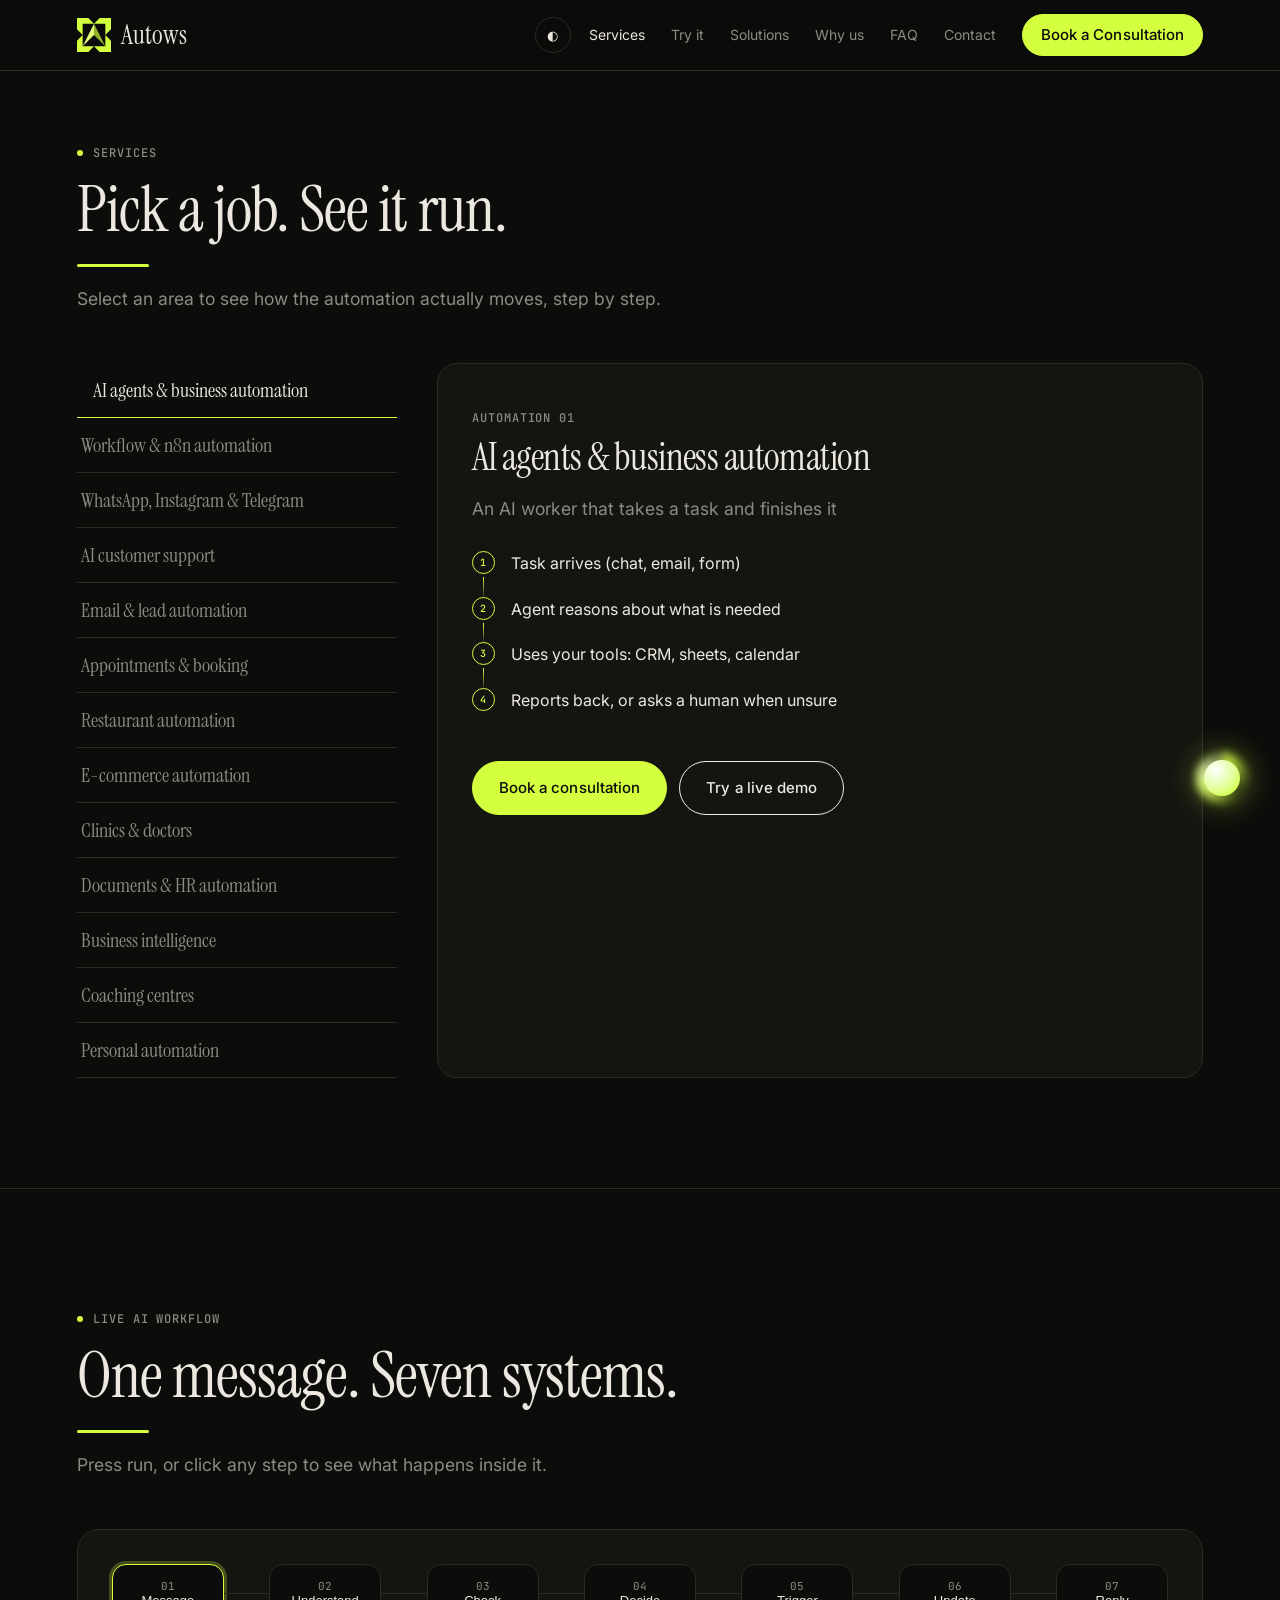
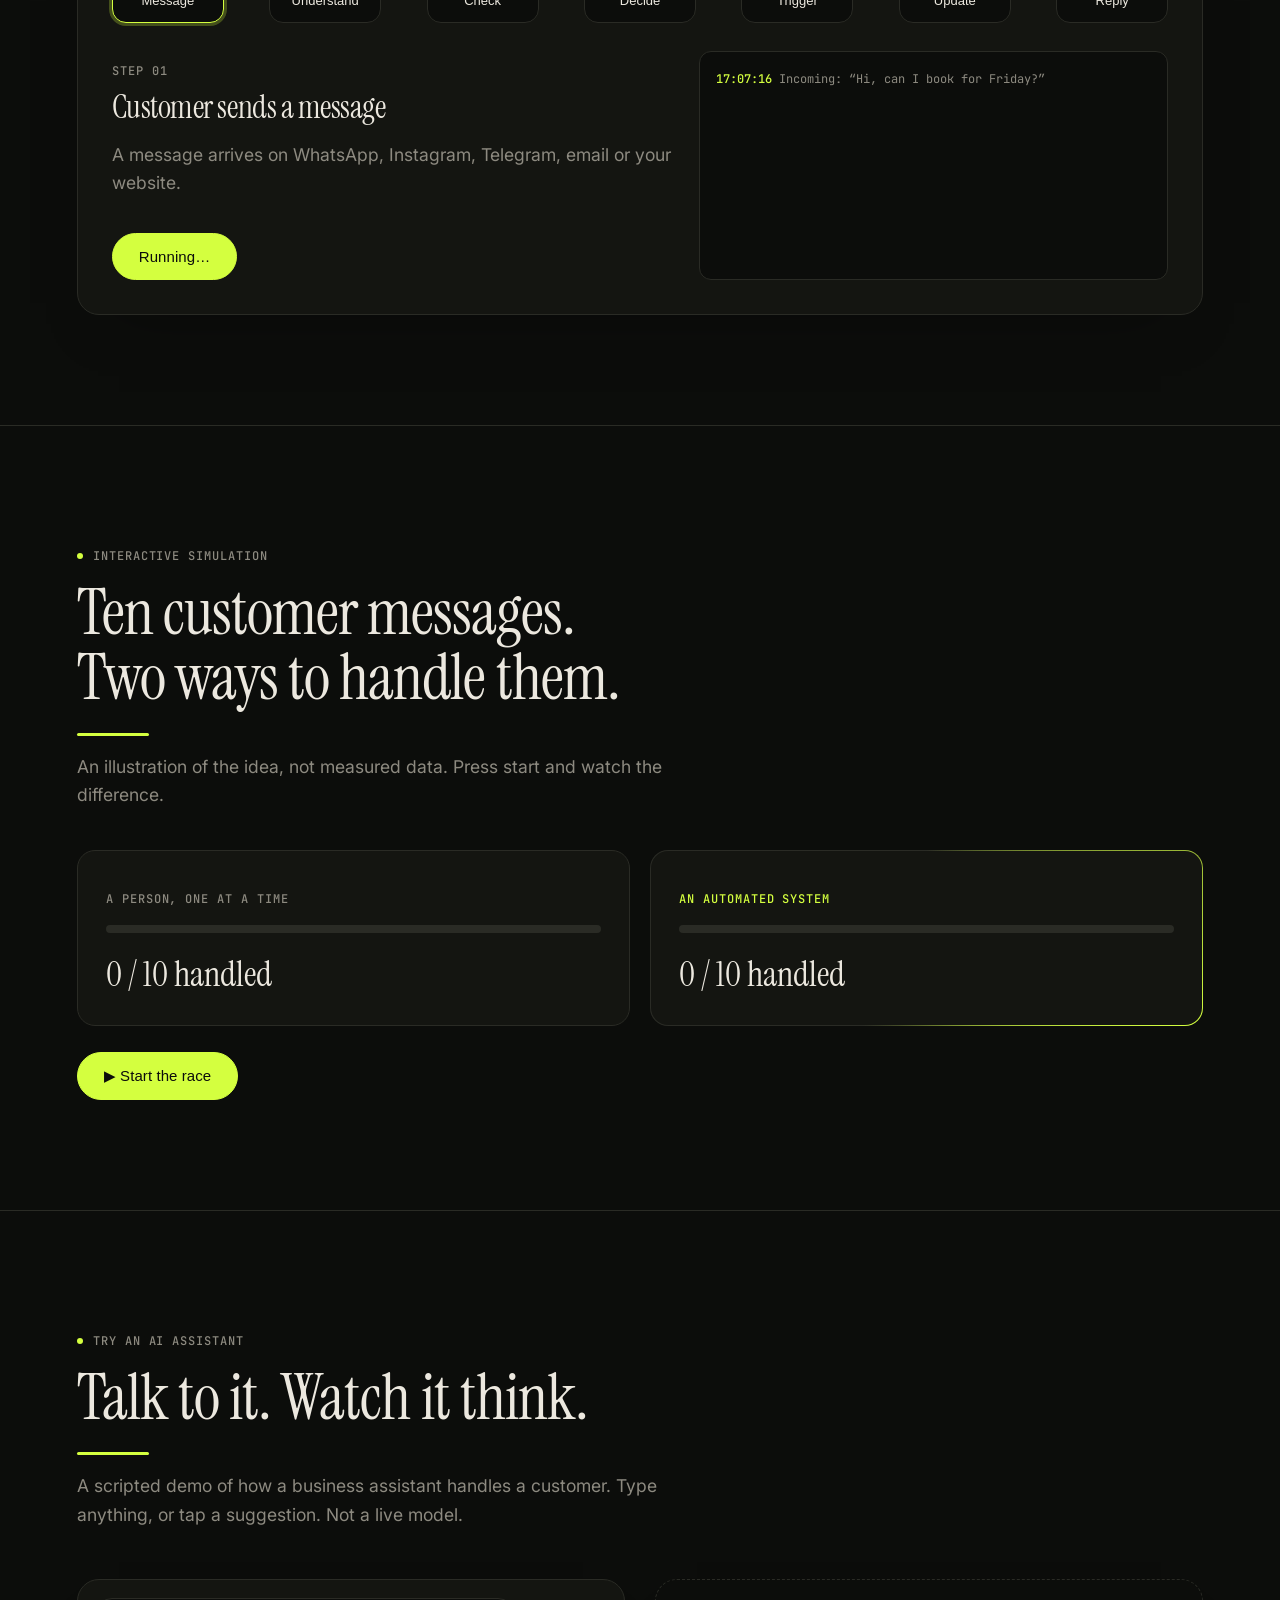
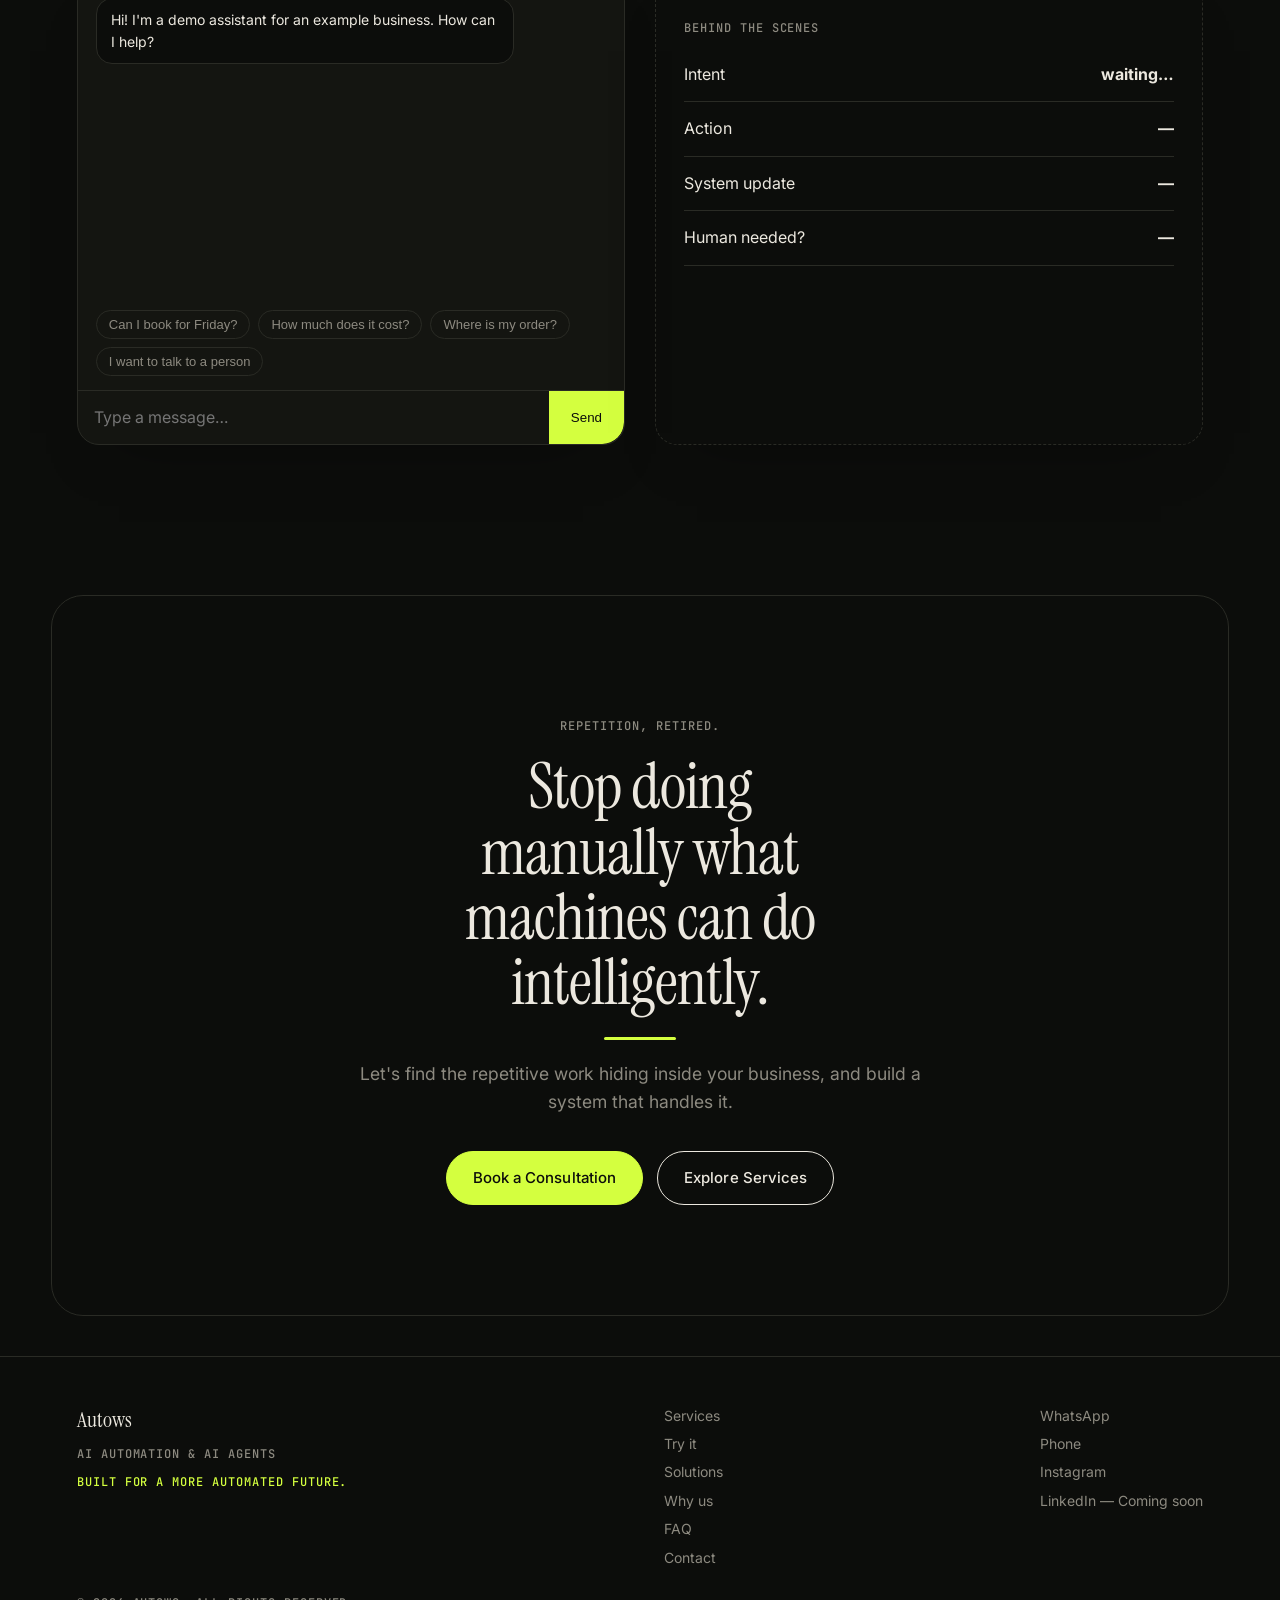
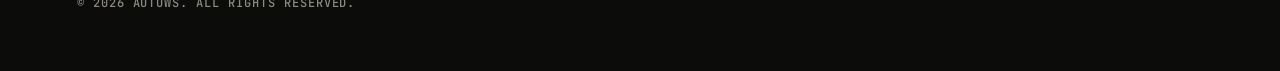
<file: services.html>
<!DOCTYPE html>
<html lang="en"><head><script>try{var t=localStorage.getItem('autows-theme');document.documentElement.dataset.theme=(t==='light'||t==='dark')?t:'dark'}catch(e){document.documentElement.dataset.theme='dark'}</script><meta charset="utf-8">
<meta name="viewport" content="width=device-width, initial-scale=1, viewport-fit=cover">
<title>Services &#8212; Autows</title><meta name="description" content="Autows builds AI agents and automation systems that handle repetitive work, connect your tools and run your workflows. Book a consultation."><meta name="color-scheme" content="dark light"><meta name="theme-color" content="#0c0d0b"><meta property="og:title" content="Services &#8212; Autows"><meta property="og:description" content="We turn repetitive work into intelligent systems."><meta property="og:type" content="website"><meta name="twitter:card" content="summary"><meta name="twitter:title" content="Services &#8212; Autows">
<link rel="icon" href="data:image/svg+xml,%3Csvg xmlns=%22http://www.w3.org/2000/svg%22 viewBox=%22130 130 820 820%22%3E%3Crect x=%22130%22 y=%22130%22 width=%22820%22 height=%22820%22 rx=%22150%22 fill=%22%230c0d0b%22/%3E%3Cpath fill=%22%23d4ff3f%22 d=%22M170 170H417L540 293H293V540L170 417Z%22/%3E%3Cpath fill=%22%23d4ff3f%22 d=%22M910 170H663L540 293H787V540L910 417Z%22/%3E%3Cpath fill=%22%23d4ff3f%22 d=%22M910 910H663L540 787H787V540L910 663Z%22/%3E%3Cpath fill=%22%23d4ff3f%22 d=%22M170 910H417L540 787H293V540L170 663Z%22/%3E%3Cpath fill=%22%23eaff8f%22 d=%22M540 293L293 787L540 540Z%22/%3E%3Cpath fill=%22%239ccc12%22 d=%22M540 293L787 787L540 540Z%22/%3E%3C/svg%3E">
<link rel="preconnect" href="https://fonts.googleapis.com"><link rel="preconnect" href="https://fonts.gstatic.com" crossorigin>
<link href="https://fonts.googleapis.com/css2?family=Instrument+Serif:ital@0;1&family=JetBrains+Mono:wght@400;500&family=Inter:wght@400;500&display=swap" rel="stylesheet">
<link rel="stylesheet" href="assets/style.css"></head><body>
<a href="#home" class="skip">Skip to content</a>
<div id="ld"><svg width="56" height="56" viewBox="0 0 48 48"><circle cx="24" cy="24" r="15" fill="none" stroke="currentColor" stroke-width="3" stroke-dasharray="70 30"><animateTransform attributeName="transform" type="rotate" from="0 24 24" to="360 24 24" dur="1.2s" repeatCount="indefinite"/></circle></svg></div>
<div id=pg></div><nav><a class="logo" href="index.html" aria-label="Autows home"><svg width="34" height="34" viewBox="170 170 740 740" aria-hidden="true"><path style="fill:var(--acc)" d="M170 170H417L540 293H293V540L170 417Z"/><path style="fill:var(--acc)" d="M910 170H663L540 293H787V540L910 417Z"/><path style="fill:var(--acc)" d="M910 910H663L540 787H787V540L910 663Z"/><path style="fill:var(--acc)" d="M170 910H417L540 787H293V540L170 663Z"/><path style="fill:color-mix(in srgb,var(--acc) 70%,#fff)" d="M540 293L293 787L540 540Z"/><path style="fill:color-mix(in srgb,var(--acc) 70%,#000)" d="M540 293L787 787L540 540Z"/></svg>Autows</a>
<div class="nav-right">
<button id="th" aria-label="Toggle theme">&#x25d0;</button><button id="menu" aria-label="Menu" aria-expanded="false">Menu</button>
<ul id="nl"><li><a href="services.html" class="cur" aria-current="page">Services</a></li><li><a href="try.html">Try it</a></li><li><a href="solutions.html">Solutions</a></li><li><a href="why-us.html">Why us</a></li><li><a href="faq.html">FAQ</a></li><li><a href="contact.html">Contact</a></li><li><a class="btn p" style="padding:8px 18px" href="contact.html#book">Book a Consultation</a></li></ul>
</div></nav>

<main><section id="services"><div class="wrap"><p class="mono">Services</p><h2 style="margin:16px 0" class="rv">Pick a job. See it run.</h2><p class="lead">Select an area to see how the automation actually moves, step by step.</p>
<div class="svc"><div class="list" id="sl" role="tablist"></div><div class="stage" id="sg" aria-live="polite"></div></div></div></section>

<section id="live"><div class="wrap"><p class="mono">Live AI workflow</p><h2 style="margin:16px 0" class="rv">One message. Seven systems.</h2><p class="lead">Press run, or click any step to see what happens inside it.</p>
<div class="wf rv"><div class="flow" id="fl"></div>
<div class="info"><div><p class="mono" id="nt">Step</p><h3 id="nh" style="font-size:2rem;margin:8px 0"></h3><p class="lead" id="nb"></p><button class="btn p" id="run" style="margin-top:18px">&#x25b6; Run workflow</button></div><div id="log" aria-live="polite">// waiting for a message&#x2026;</div></div></div></div></section>

<section id="race"><div class="wrap"><p class="mono">Interactive simulation</p><h2 style="margin:16px 0" class="rv">Ten customer messages.<br>Two ways to handle them.</h2><p class="lead">An illustration of the idea, not measured data. Press start and watch the difference.</p>
<div class="rc2 rv"><div class="lane"><p class="mono">A person, one at a time</p><div class="bar"><i id="rb1"></i></div><b id="rn1">0 / 10 handled</b></div><div class="lane ex"><p class="mono" style="color:var(--acc)">An automated system</p><div class="bar"><i id="rb2"></i></div><b id="rn2">0 / 10 handled</b></div></div><button class="btn p" id="rgo" style="margin-top:26px">&#x25b6; Start the race</button></div></section>
<section id="try"><div class="wrap"><p class="mono">Try an AI assistant</p><h2 style="margin:16px 0" class="rv">Talk to it. Watch it think.</h2><p class="lead">A scripted demo of how a business assistant handles a customer. Type anything, or tap a suggestion. Not a live model.</p>
<div class="demo rv"><div class="chat"><div class="cb" id="cb"><div class="m a">Hi! I'm a demo assistant for an example business. How can I help?</div></div><div class="chips" id="cp"></div><form class="cin" id="ci"><input id="cit" placeholder="Type a message&#x2026;" aria-label="Message" autocomplete="off"><button>Send</button></form></div>
<div class="brain" id="br" aria-live="polite"><p class="mono">Behind the scenes</p><div><span>Intent</span><b id="b1">waiting&#x2026;</b></div><div><span>Action</span><b id="b2">&#x2014;</b></div><div><span>System update</span><b id="b3">&#x2014;</b></div><div><span>Human needed?</span><b id="b4">&#x2014;</b></div></div></div></div></section>
<section class="fc" id="cta"><p class="mono">Repetition, retired.</p><h2 class="rv">Stop doing manually what machines can do intelligently.</h2><p class="lead" style="margin:auto">Let's find the repetitive work hiding inside your business, and build a system that handles it.</p><div class="ctas"><a class="btn p" href="contact.html#book">Book a Consultation</a><a class="btn" href="services.html#services">Explore Services</a></div></section>
</main>

<footer><div><span class="logo" style="font-size:1.4rem">Autows</span><p class="mono">AI Automation &amp; AI Agents</p><p class="mono" style="color:var(--acc)">Built for a more automated future.</p></div><div class="fl"><a href="services.html">Services</a><a href="try.html">Try it</a><a href="solutions.html">Solutions</a><a href="why-us.html">Why us</a><a href="faq.html">FAQ</a><a href="contact.html">Contact</a></div><div class="fl"><a href="https://wa.me/8801332611967" target="_blank" rel="noopener">WhatsApp</a><a href="tel:+8801332611967">Phone</a><a href="https://instagram.com/itsakif_siddique" target="_blank" rel="noopener">Instagram</a><span>LinkedIn &#x2014; Coming soon</span></div><p class="mono" style="width:100%">&#xa9; 2026 Autows. All rights reserved.</p></footer>

<button id="totop" aria-label="Back to top"><svg width="18" height="18" viewBox="0 0 24 24" fill="none" stroke="currentColor" stroke-width="2.4" stroke-linecap="round" stroke-linejoin="round" aria-hidden="true"><path d="M12 19V5M5 12l7-7 7 7"/></svg></button>
<button id="aifab" aria-label="Chat with the Autows AI assistant" aria-expanded="false"><span class="orb"><i></i><i></i><i></i></span></button>
<div id="aipanel" aria-hidden="true"><div class="aihd"><b>Autows AI</b><button id="aic" aria-label="Close chat">&#x2715;</button></div>
<div class="cb" id="acb"><div class="m a">Hi! I'm a demo assistant. Ask about pricing, booking, or anything else.</div></div>
<form class="cin" id="aif"><input id="ait" placeholder="Type a message&#x2026;" aria-label="Message" autocomplete="off"><button>Send</button></form></div>
<script src="assets/config.js"></script><script src="assets/app.js"></script><script src="assets/ai.js"></script></body></html>
</file>
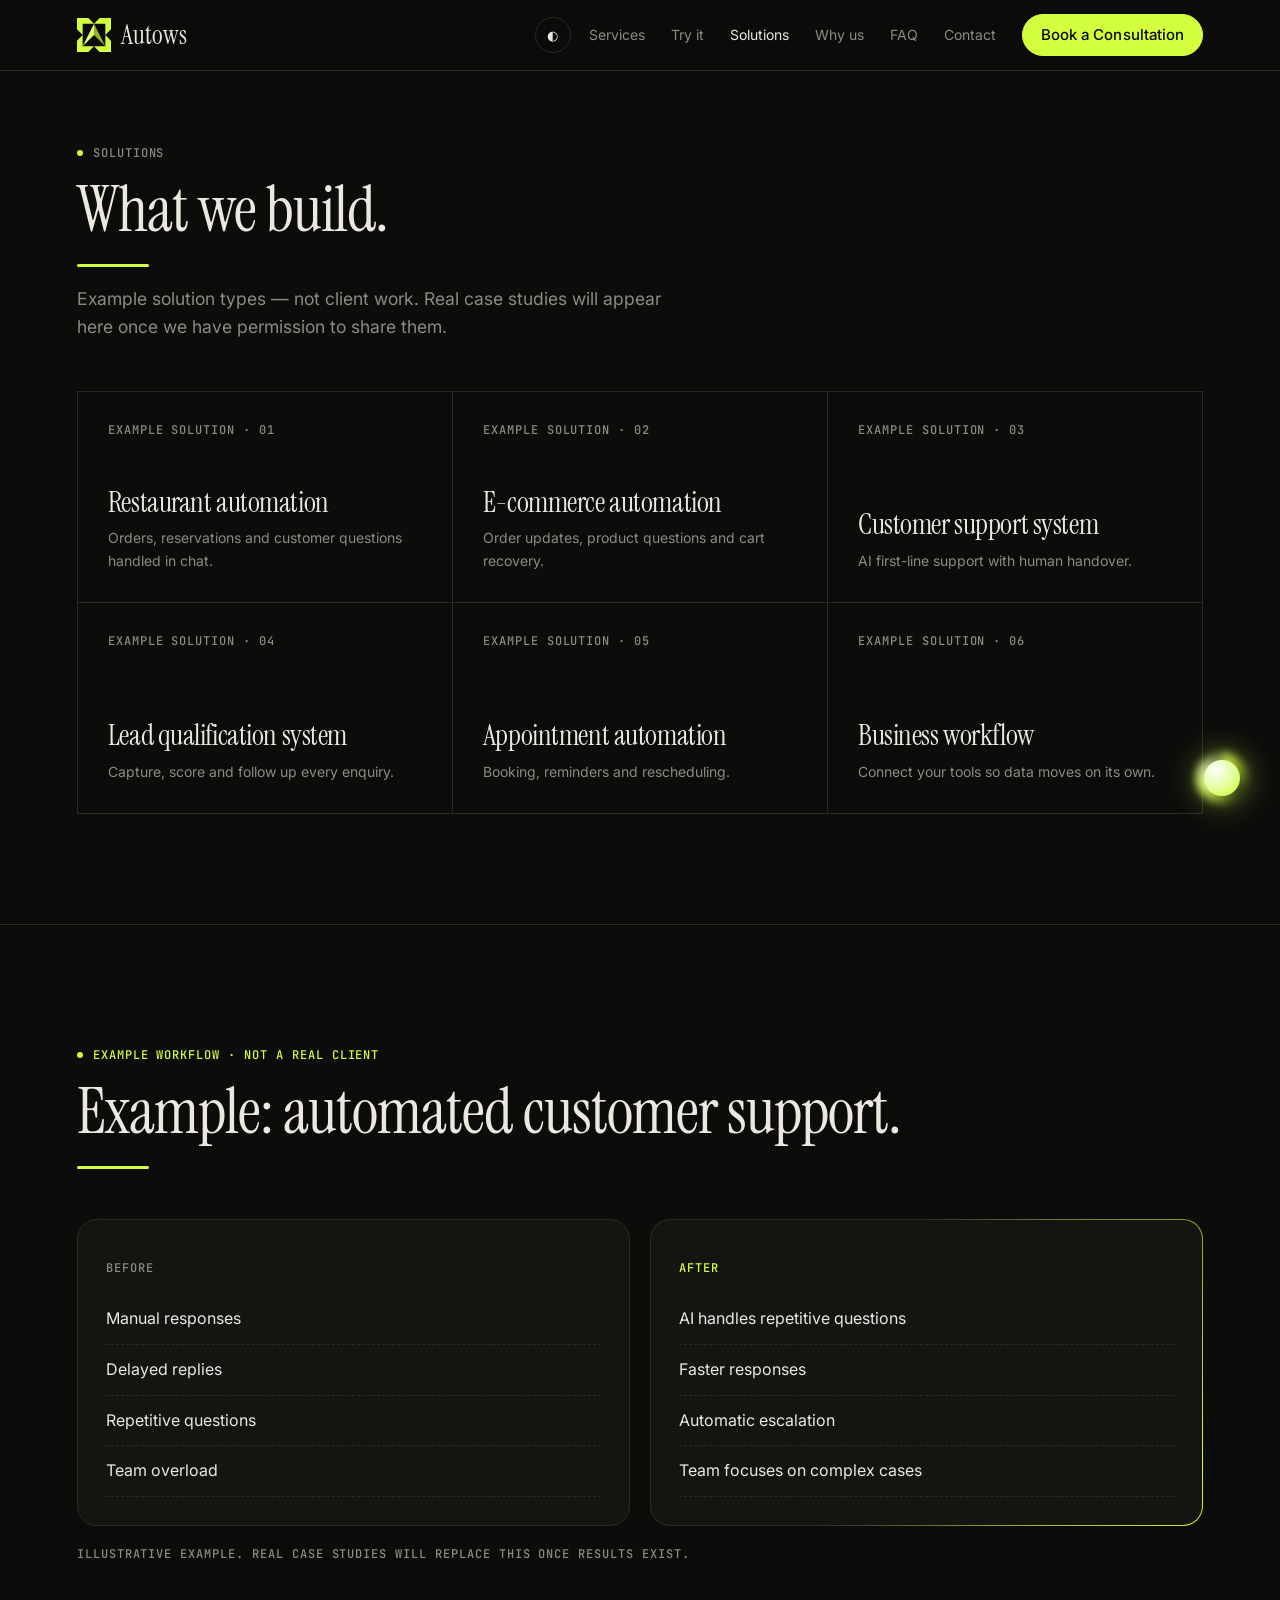
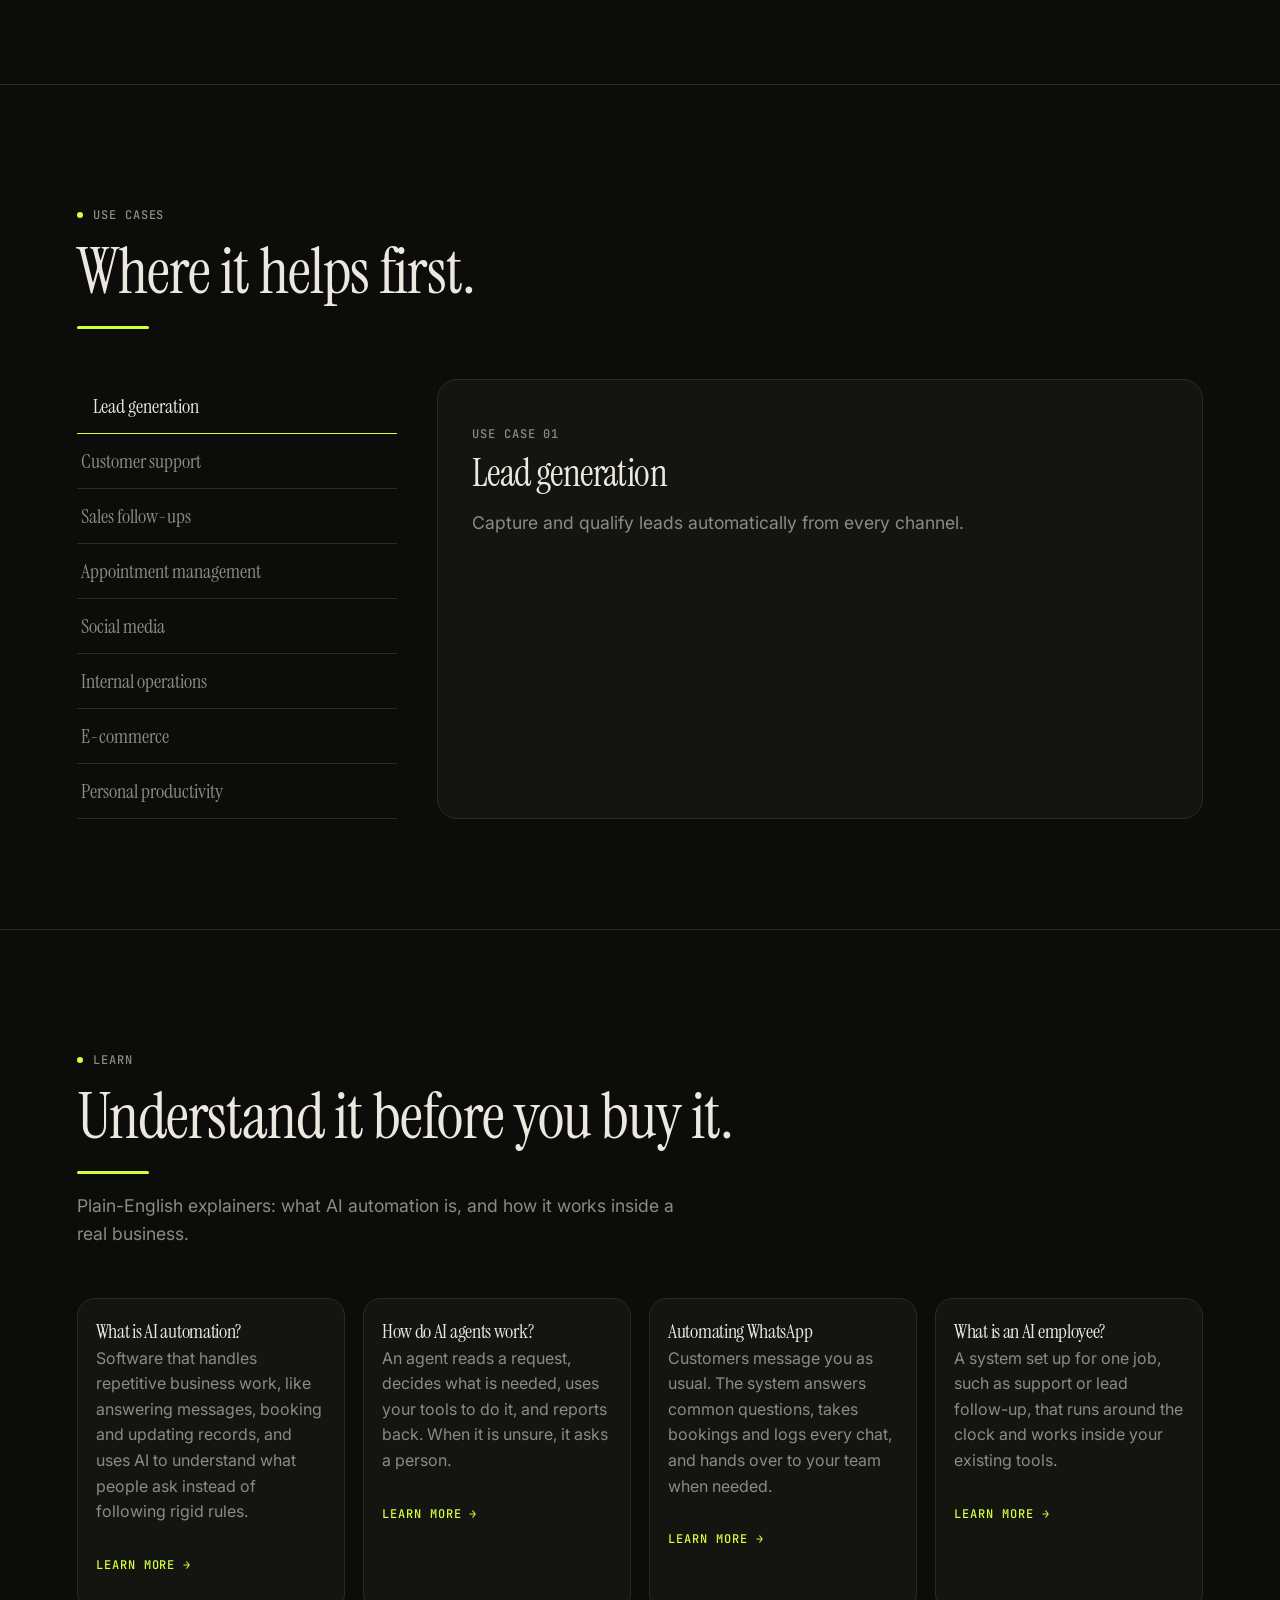
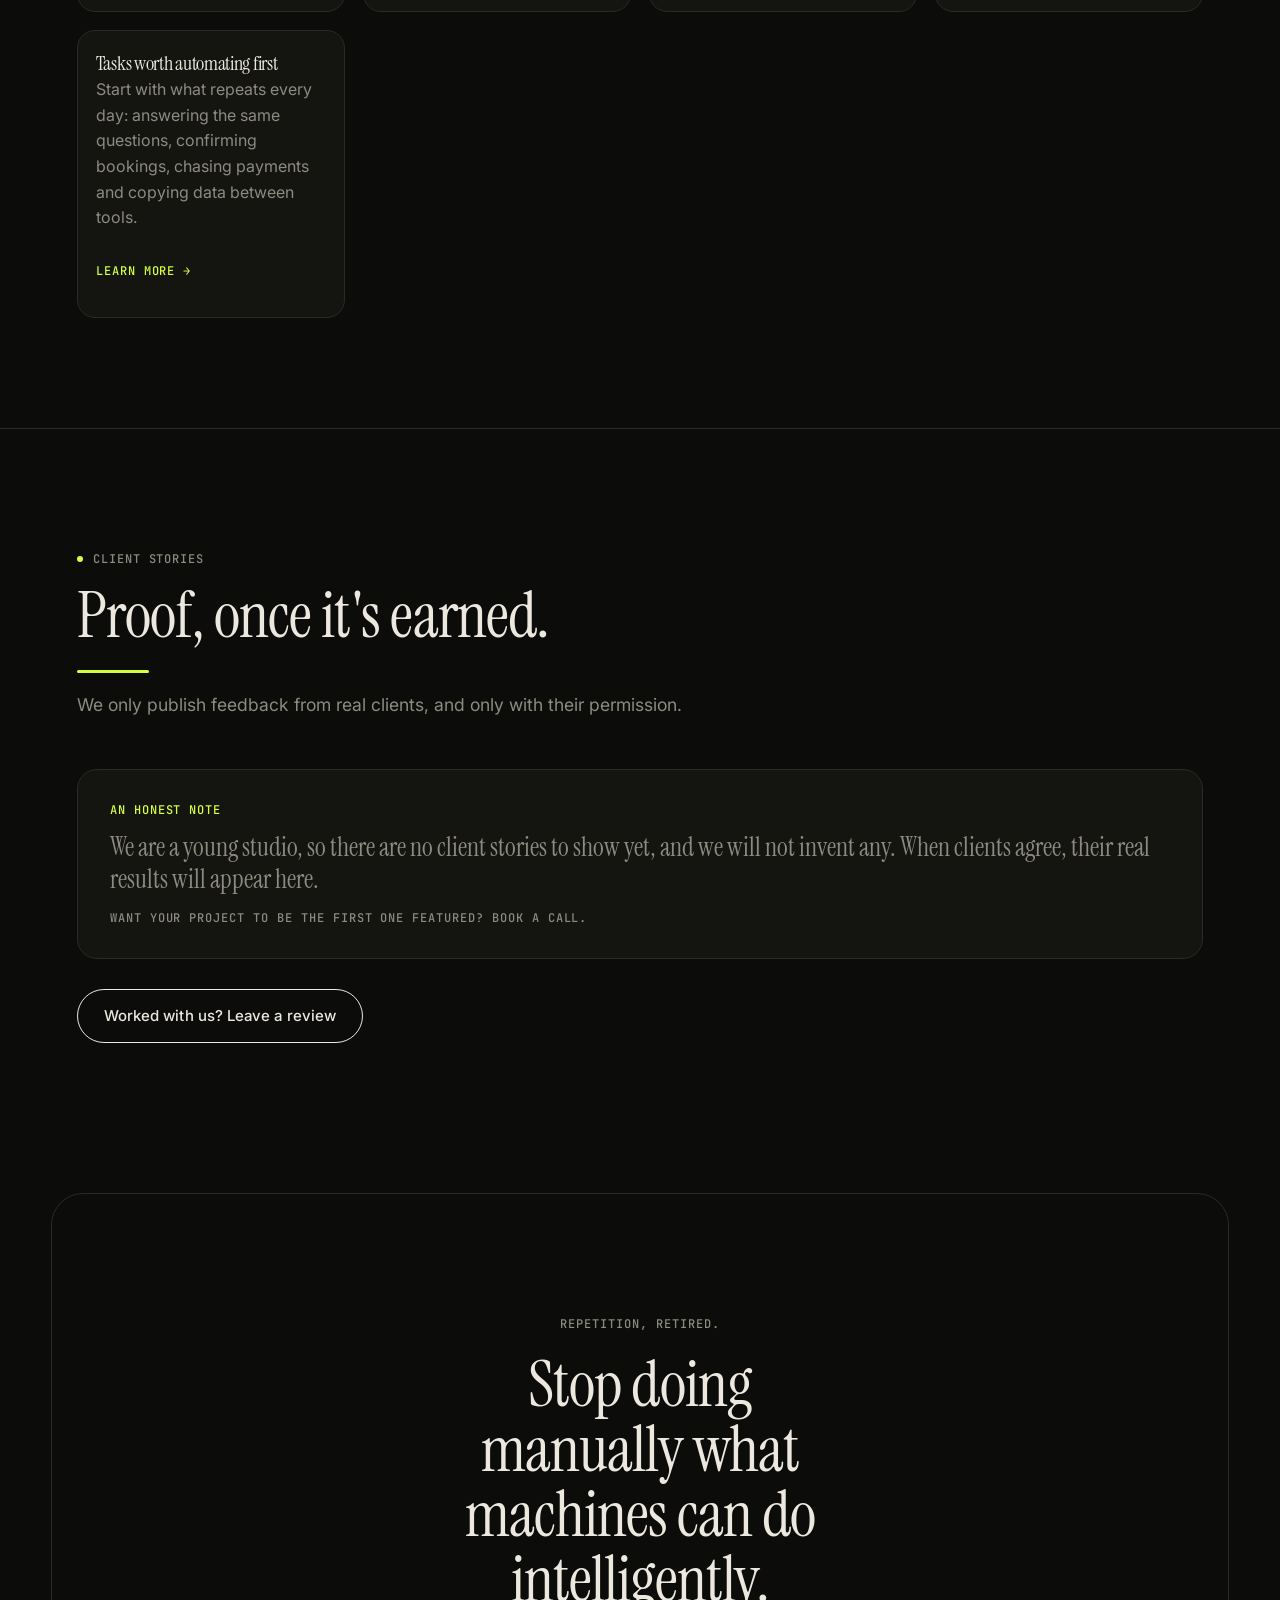
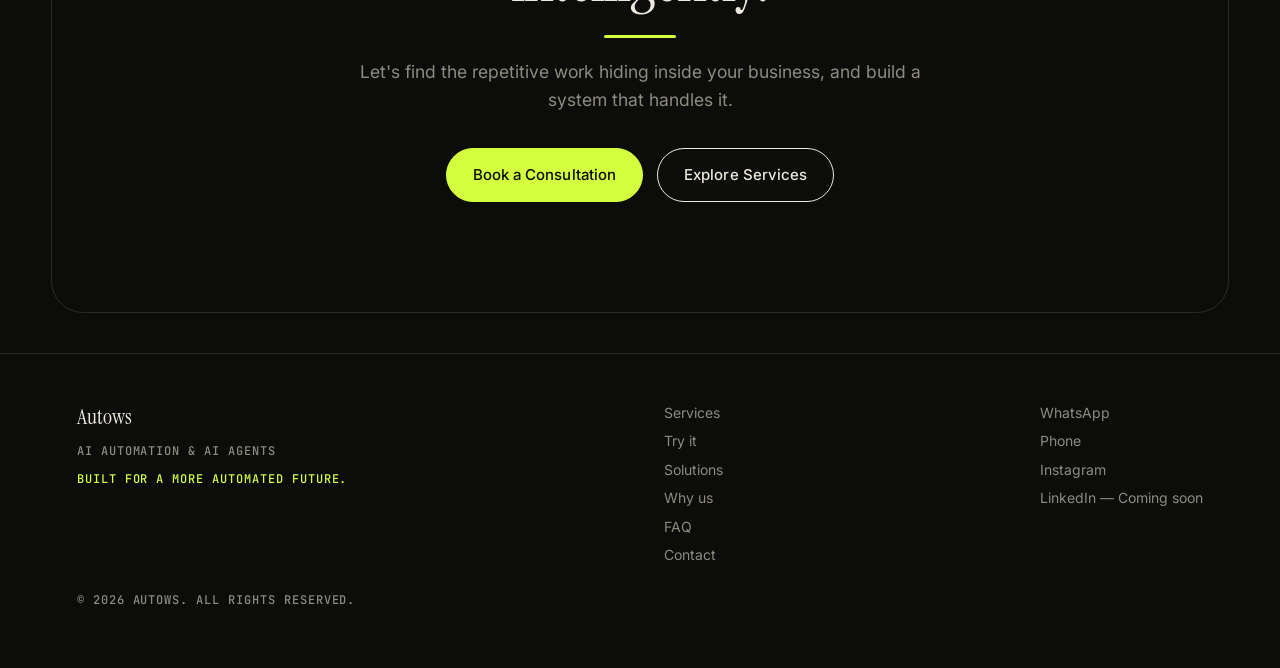
<file: solutions.html>
<!DOCTYPE html>
<html lang="en"><head><script>try{var t=localStorage.getItem('autows-theme');document.documentElement.dataset.theme=(t==='light'||t==='dark')?t:'dark'}catch(e){document.documentElement.dataset.theme='dark'}</script><meta charset="utf-8">
<meta name="viewport" content="width=device-width, initial-scale=1, viewport-fit=cover">
<title>Solutions &#8212; Autows</title><meta name="description" content="Autows builds AI agents and automation systems that handle repetitive work, connect your tools and run your workflows. Book a consultation."><meta name="color-scheme" content="dark light"><meta name="theme-color" content="#0c0d0b"><meta property="og:title" content="Solutions &#8212; Autows"><meta property="og:description" content="We turn repetitive work into intelligent systems."><meta property="og:type" content="website"><meta name="twitter:card" content="summary"><meta name="twitter:title" content="Solutions &#8212; Autows">
<link rel="icon" href="data:image/svg+xml,%3Csvg xmlns=%22http://www.w3.org/2000/svg%22 viewBox=%22130 130 820 820%22%3E%3Crect x=%22130%22 y=%22130%22 width=%22820%22 height=%22820%22 rx=%22150%22 fill=%22%230c0d0b%22/%3E%3Cpath fill=%22%23d4ff3f%22 d=%22M170 170H417L540 293H293V540L170 417Z%22/%3E%3Cpath fill=%22%23d4ff3f%22 d=%22M910 170H663L540 293H787V540L910 417Z%22/%3E%3Cpath fill=%22%23d4ff3f%22 d=%22M910 910H663L540 787H787V540L910 663Z%22/%3E%3Cpath fill=%22%23d4ff3f%22 d=%22M170 910H417L540 787H293V540L170 663Z%22/%3E%3Cpath fill=%22%23eaff8f%22 d=%22M540 293L293 787L540 540Z%22/%3E%3Cpath fill=%22%239ccc12%22 d=%22M540 293L787 787L540 540Z%22/%3E%3C/svg%3E">
<link rel="preconnect" href="https://fonts.googleapis.com"><link rel="preconnect" href="https://fonts.gstatic.com" crossorigin>
<link href="https://fonts.googleapis.com/css2?family=Instrument+Serif:ital@0;1&family=JetBrains+Mono:wght@400;500&family=Inter:wght@400;500&display=swap" rel="stylesheet">
<link rel="stylesheet" href="assets/style.css"></head><body>
<a href="#home" class="skip">Skip to content</a>
<div id="ld"><svg width="56" height="56" viewBox="0 0 48 48"><circle cx="24" cy="24" r="15" fill="none" stroke="currentColor" stroke-width="3" stroke-dasharray="70 30"><animateTransform attributeName="transform" type="rotate" from="0 24 24" to="360 24 24" dur="1.2s" repeatCount="indefinite"/></circle></svg></div>
<div id=pg></div><nav><a class="logo" href="index.html" aria-label="Autows home"><svg width="34" height="34" viewBox="170 170 740 740" aria-hidden="true"><path style="fill:var(--acc)" d="M170 170H417L540 293H293V540L170 417Z"/><path style="fill:var(--acc)" d="M910 170H663L540 293H787V540L910 417Z"/><path style="fill:var(--acc)" d="M910 910H663L540 787H787V540L910 663Z"/><path style="fill:var(--acc)" d="M170 910H417L540 787H293V540L170 663Z"/><path style="fill:color-mix(in srgb,var(--acc) 70%,#fff)" d="M540 293L293 787L540 540Z"/><path style="fill:color-mix(in srgb,var(--acc) 70%,#000)" d="M540 293L787 787L540 540Z"/></svg>Autows</a>
<div class="nav-right">
<button id="th" aria-label="Toggle theme">&#x25d0;</button><button id="menu" aria-label="Menu" aria-expanded="false">Menu</button>
<ul id="nl"><li><a href="services.html">Services</a></li><li><a href="try.html">Try it</a></li><li><a href="solutions.html" class="cur" aria-current="page">Solutions</a></li><li><a href="why-us.html">Why us</a></li><li><a href="faq.html">FAQ</a></li><li><a href="contact.html">Contact</a></li><li><a class="btn p" style="padding:8px 18px" href="contact.html#book">Book a Consultation</a></li></ul>
</div></nav>

<main><section id="work"><div class="wrap"><p class="mono">Solutions</p><h2 style="margin:16px 0" class="rv">What we build.</h2><p class="lead">Example solution types &#x2014; not client work. Real case studies will appear here once we have permission to share them.</p>
<div class="grid rv" id="gr"></div></div></section>

<section id="cases"><div class="wrap"><p class="mono" style="color:var(--acc)">Example workflow &#xb7; not a real client</p><h2 style="margin:16px 0" class="rv">Example: automated customer support.</h2>
<div class="vs rv"><div class="col"><p class="mono">Before</p><ul><li>Manual responses</li><li>Delayed replies</li><li>Repetitive questions</li><li>Team overload</li></ul></div><div class="col ex"><p class="mono" style="color:var(--acc)">After</p><ul><li>AI handles repetitive questions</li><li>Faster responses</li><li>Automatic escalation</li><li>Team focuses on complex cases</li></ul></div></div><p class="mono" style="margin-top:20px">Illustrative example. Real case studies will replace this once results exist.</p></div></section>
<section id="cases2"><div class="wrap"><p class="mono">Use cases</p><h2 style="margin:16px 0" class="rv">Where it helps first.</h2><div class="svc"><div class="list" id="ul"></div><div class="stage" id="us" aria-live="polite"></div></div></div></section>
<section id="learn"><div class="wrap"><p class="mono">Learn</p><h2 style="margin:16px 0" class="rv">Understand it before you buy it.</h2><p class="lead">Plain-English explainers: what AI automation is, and how it works inside a real business.</p>
<div class="vids rv" id="vd"></div></div></section>

<section id="reviews"><div class="wrap"><p class="mono">Client stories</p><h2 style="margin:16px 0" class="rv">Proof, once it's earned.</h2><p class="lead">We only publish feedback from real clients, and only with their permission.</p>
<div class="rvg rv" id="rg"></div><a class="btn" id="rb" style="margin-top:30px" target="_blank" rel="noopener">Worked with us? Leave a review</a></div></section>
<section class="fc" id="cta"><p class="mono">Repetition, retired.</p><h2 class="rv">Stop doing manually what machines can do intelligently.</h2><p class="lead" style="margin:auto">Let's find the repetitive work hiding inside your business, and build a system that handles it.</p><div class="ctas"><a class="btn p" href="contact.html#book">Book a Consultation</a><a class="btn" href="services.html#services">Explore Services</a></div></section>
</main>

<footer><div><span class="logo" style="font-size:1.4rem">Autows</span><p class="mono">AI Automation &amp; AI Agents</p><p class="mono" style="color:var(--acc)">Built for a more automated future.</p></div><div class="fl"><a href="services.html">Services</a><a href="try.html">Try it</a><a href="solutions.html">Solutions</a><a href="why-us.html">Why us</a><a href="faq.html">FAQ</a><a href="contact.html">Contact</a></div><div class="fl"><a href="https://wa.me/8801332611967" target="_blank" rel="noopener">WhatsApp</a><a href="tel:+8801332611967">Phone</a><a href="https://instagram.com/itsakif_siddique" target="_blank" rel="noopener">Instagram</a><span>LinkedIn &#x2014; Coming soon</span></div><p class="mono" style="width:100%">&#xa9; 2026 Autows. All rights reserved.</p></footer>

<button id="totop" aria-label="Back to top"><svg width="18" height="18" viewBox="0 0 24 24" fill="none" stroke="currentColor" stroke-width="2.4" stroke-linecap="round" stroke-linejoin="round" aria-hidden="true"><path d="M12 19V5M5 12l7-7 7 7"/></svg></button>
<button id="aifab" aria-label="Chat with the Autows AI assistant" aria-expanded="false"><span class="orb"><i></i><i></i><i></i></span></button>
<div id="aipanel" aria-hidden="true"><div class="aihd"><b>Autows AI</b><button id="aic" aria-label="Close chat">&#x2715;</button></div>
<div class="cb" id="acb"><div class="m a">Hi! I'm a demo assistant. Ask about pricing, booking, or anything else.</div></div>
<form class="cin" id="aif"><input id="ait" placeholder="Type a message&#x2026;" aria-label="Message" autocomplete="off"><button>Send</button></form></div>
<script src="assets/config.js"></script><script src="assets/app.js"></script><script src="assets/ai.js"></script></body></html>
</file>
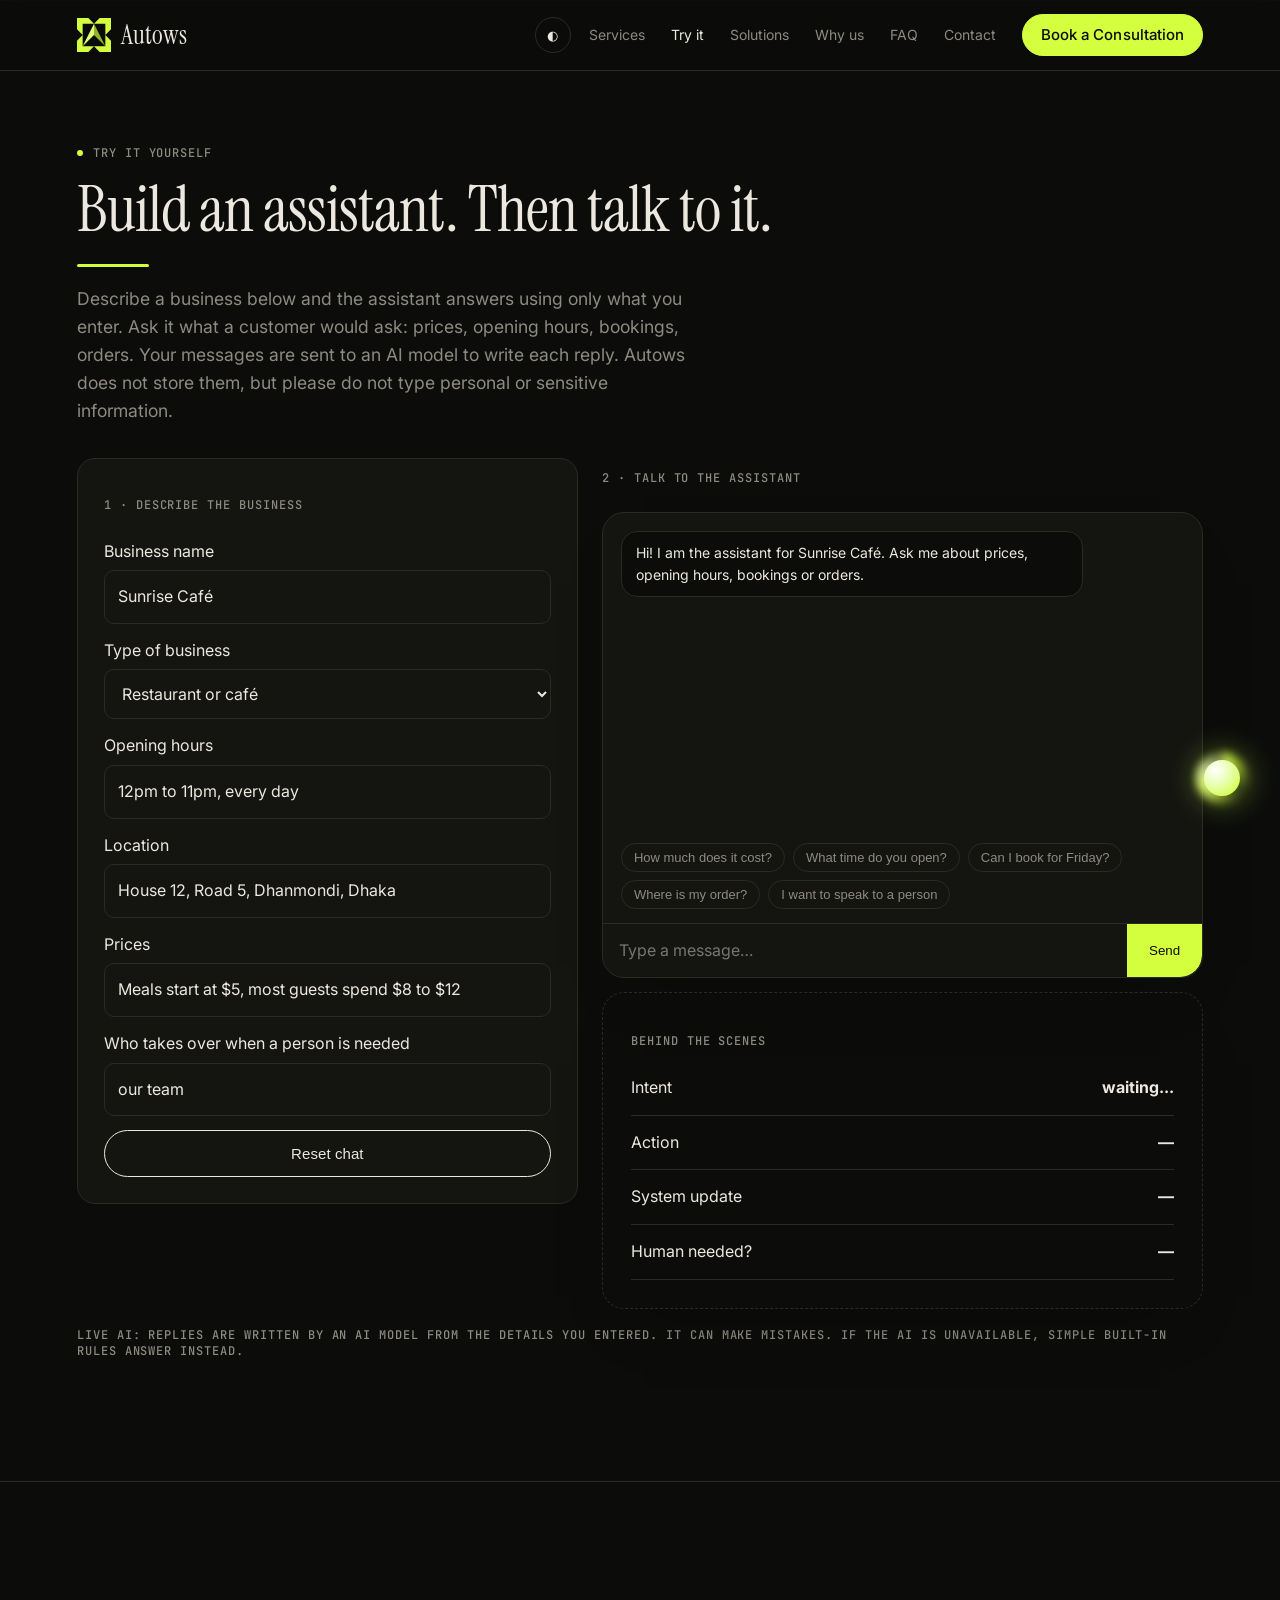
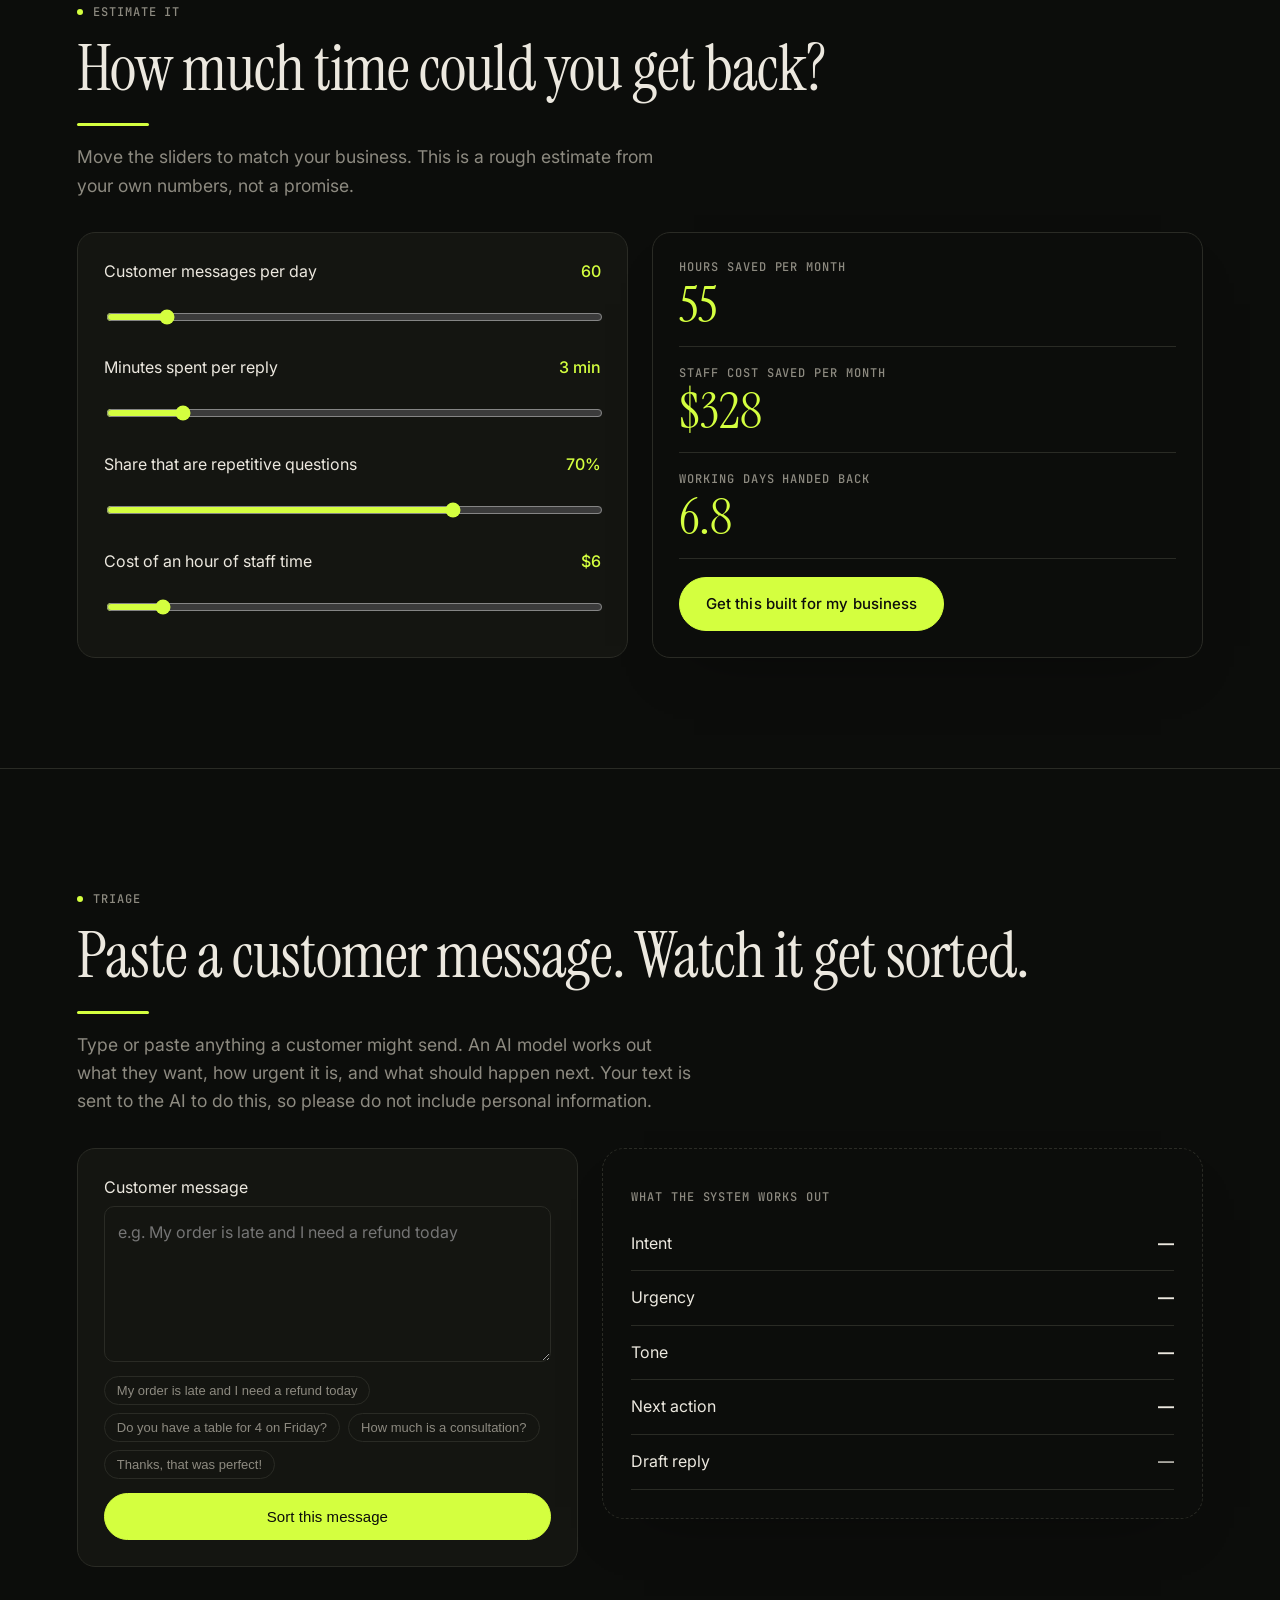
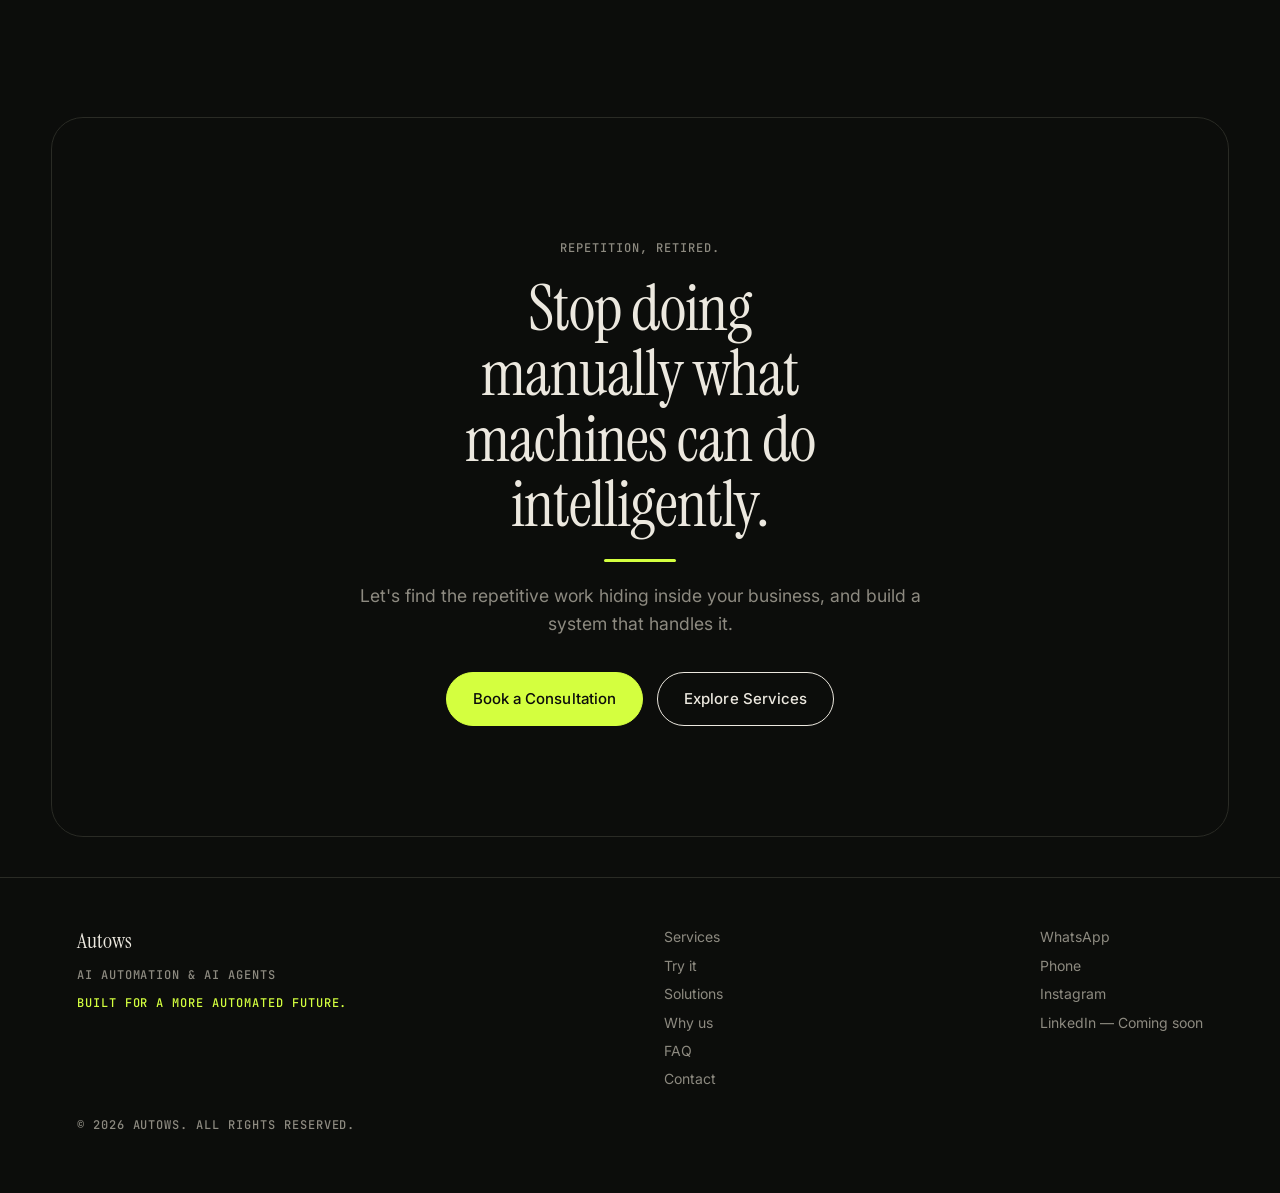
<file: try.html>
<!DOCTYPE html>
<html lang="en"><head><script>try{var t=localStorage.getItem('autows-theme');document.documentElement.dataset.theme=(t==='light'||t==='dark')?t:'dark'}catch(e){document.documentElement.dataset.theme='dark'}</script><meta charset="utf-8">
<meta name="viewport" content="width=device-width, initial-scale=1, viewport-fit=cover">
<title>Try it &#8212; Autows</title><meta name="description" content="Autows builds AI agents and automation systems that handle repetitive work, connect your tools and run your workflows. Book a consultation."><meta name="color-scheme" content="dark light"><meta name="theme-color" content="#0c0d0b"><meta property="og:title" content="Try it &#8212; Autows"><meta property="og:description" content="We turn repetitive work into intelligent systems."><meta property="og:type" content="website"><meta name="twitter:card" content="summary"><meta name="twitter:title" content="Try it &#8212; Autows">
<link rel="icon" href="data:image/svg+xml,%3Csvg xmlns=%22http://www.w3.org/2000/svg%22 viewBox=%22130 130 820 820%22%3E%3Crect x=%22130%22 y=%22130%22 width=%22820%22 height=%22820%22 rx=%22150%22 fill=%22%230c0d0b%22/%3E%3Cpath fill=%22%23d4ff3f%22 d=%22M170 170H417L540 293H293V540L170 417Z%22/%3E%3Cpath fill=%22%23d4ff3f%22 d=%22M910 170H663L540 293H787V540L910 417Z%22/%3E%3Cpath fill=%22%23d4ff3f%22 d=%22M910 910H663L540 787H787V540L910 663Z%22/%3E%3Cpath fill=%22%23d4ff3f%22 d=%22M170 910H417L540 787H293V540L170 663Z%22/%3E%3Cpath fill=%22%23eaff8f%22 d=%22M540 293L293 787L540 540Z%22/%3E%3Cpath fill=%22%239ccc12%22 d=%22M540 293L787 787L540 540Z%22/%3E%3C/svg%3E">
<link rel="preconnect" href="https://fonts.googleapis.com"><link rel="preconnect" href="https://fonts.gstatic.com" crossorigin>
<link href="https://fonts.googleapis.com/css2?family=Instrument+Serif:ital@0;1&family=JetBrains+Mono:wght@400;500&family=Inter:wght@400;500&display=swap" rel="stylesheet">
<link rel="stylesheet" href="assets/style.css"></head><body>
<a href="#home" class="skip">Skip to content</a>
<div id="ld"><svg width="56" height="56" viewBox="0 0 48 48"><circle cx="24" cy="24" r="15" fill="none" stroke="currentColor" stroke-width="3" stroke-dasharray="70 30"><animateTransform attributeName="transform" type="rotate" from="0 24 24" to="360 24 24" dur="1.2s" repeatCount="indefinite"/></circle></svg></div>
<div id=pg></div><nav><a class="logo" href="index.html" aria-label="Autows home"><svg width="34" height="34" viewBox="170 170 740 740" aria-hidden="true"><path style="fill:var(--acc)" d="M170 170H417L540 293H293V540L170 417Z"/><path style="fill:var(--acc)" d="M910 170H663L540 293H787V540L910 417Z"/><path style="fill:var(--acc)" d="M910 910H663L540 787H787V540L910 663Z"/><path style="fill:var(--acc)" d="M170 910H417L540 787H293V540L170 663Z"/><path style="fill:color-mix(in srgb,var(--acc) 70%,#fff)" d="M540 293L293 787L540 540Z"/><path style="fill:color-mix(in srgb,var(--acc) 70%,#000)" d="M540 293L787 787L540 540Z"/></svg>Autows</a>
<div class="nav-right">
<button id="th" aria-label="Toggle theme">&#x25d0;</button><button id="menu" aria-label="Menu" aria-expanded="false">Menu</button>
<ul id="nl"><li><a href="services.html">Services</a></li><li><a href="try.html" class="cur" aria-current="page">Try it</a></li><li><a href="solutions.html">Solutions</a></li><li><a href="why-us.html">Why us</a></li><li><a href="faq.html">FAQ</a></li><li><a href="contact.html">Contact</a></li><li><a class="btn p" style="padding:8px 18px" href="contact.html#book">Book a Consultation</a></li></ul>
</div></nav>

<main><section id="build"><div class="wrap"><p class="mono">Try it yourself</p><h2 style="margin:16px 0" class="rv">Build an assistant. Then talk to it.</h2><p class="lead" id="tlead">Describe a business below and the assistant answers using only what you enter. Ask it what a customer would ask: prices, opening hours, bookings, orders. It runs in your browser and nothing you type is sent anywhere.</p>
<div class="tb rv"><form class="cfg" id="tcfg" onsubmit="return false"><p class="mono">1 &middot; Describe the business</p>
<label>Business name<input id="tn" value="Sunrise Caf&eacute;" autocomplete="off"></label>
<label>Type of business<select id="tt" class="sel"><option value="restaurant">Restaurant or caf&eacute;</option><option value="clinic">Clinic or doctor</option><option value="shop">Online shop</option><option value="coaching">Coaching centre</option><option value="services">Local services</option></select></label>
<label>Opening hours<input id="th2" value="12pm to 11pm, every day" autocomplete="off"></label>
<label>Location<input id="tl" value="House 12, Road 5, Dhanmondi, Dhaka" autocomplete="off"></label>
<label>Prices<input id="tp" value="Meals start at $5, most guests spend $8 to $12" autocomplete="off"></label>
<label>Who takes over when a person is needed<input id="tc" value="our team" autocomplete="off"></label>
<button class="btn" type="button" id="trs">Reset chat</button></form>
<div class="tbr"><p class="mono">2 &middot; Talk to the assistant</p><div class="chat"><div class="cb" id="tcb" aria-live="polite"></div><div class="chips" id="tcp"></div><form class="cin" id="tci"><input id="tcit" placeholder="Type a message&hellip;" aria-label="Message" autocomplete="off"><button>Send</button></form></div>
<div class="brain" aria-live="polite"><p class="mono">Behind the scenes</p><div><span>Intent</span><b id="tb1">waiting&hellip;</b></div><div><span>Action</span><b id="tb2">&mdash;</b></div><div><span>System update</span><b id="tb3">&mdash;</b></div><div><span>Human needed?</span><b id="tb4">&mdash;</b></div></div></div></div>
<p class="mono" id="tnote" style="margin-top:18px">Demo logic: rules, not a live language model. A real build connects an AI model and your own systems.</p></div></section><section id="roi"><div class="wrap"><p class="mono">Estimate it</p><h2 style="margin:16px 0" class="rv">How much time could you get back?</h2><p class="lead">Move the sliders to match your business. This is a rough estimate from your own numbers, not a promise.</p>
<div class="roi rv"><div class="cfg"><label>Customer messages per day <b id="r1v"></b><input type="range" id="r1" min="5" max="500" step="5" value="60"></label><label>Minutes spent per reply <b id="r2v"></b><input type="range" id="r2" min="1" max="15" step="1" value="3"></label><label>Share that are repetitive questions <b id="r3v"></b><input type="range" id="r3" min="10" max="95" step="5" value="70"></label><label>Cost of an hour of staff time <b id="r4v"></b><input type="range" id="r4" min="1" max="50" step="1" value="6"></label></div>
<div class="res"><div><span class="mono">Hours saved per month</span><b id="o1">0</b></div><div><span class="mono">Staff cost saved per month</span><b id="o2">0</b></div><div><span class="mono">Working days handed back</span><b id="o3">0</b></div><a class="btn p" href="contact.html#book">Get this built for my business</a></div></div></div></section><section id="sort"><div class="wrap"><p class="mono">Triage</p><h2 style="margin:16px 0" class="rv">Paste a customer message. Watch it get sorted.</h2><p class="lead" id="slead">Type or paste anything a customer might send. The system works out what they want, how urgent it is, and what should happen next.</p>
<div class="tb rv"><div class="cfg"><label>Customer message<textarea id="sm" rows="5" placeholder="e.g. My order is late and I need a refund today"></textarea></label><div class="chips" id="sx"></div><button class="btn p" type="button" id="sgo">Sort this message</button></div>
<div class="brain" aria-live="polite"><p class="mono">What the system works out</p><div><span>Intent</span><b id="s1">&mdash;</b></div><div><span>Urgency</span><b id="s2">&mdash;</b></div><div><span>Tone</span><b id="s3">&mdash;</b></div><div><span>Next action</span><b id="s4">&mdash;</b></div><div class="sr"><span>Draft reply</span><b id="s5">&mdash;</b></div></div></div></div></section><section class="fc" id="cta"><p class="mono">Repetition, retired.</p><h2 class="rv">Stop doing manually what machines can do intelligently.</h2><p class="lead" style="margin:auto">Let's find the repetitive work hiding inside your business, and build a system that handles it.</p><div class="ctas"><a class="btn p" href="contact.html#book">Book a Consultation</a><a class="btn" href="services.html#services">Explore Services</a></div></section>
</main>

<footer><div><span class="logo" style="font-size:1.4rem">Autows</span><p class="mono">AI Automation &amp; AI Agents</p><p class="mono" style="color:var(--acc)">Built for a more automated future.</p></div><div class="fl"><a href="services.html">Services</a><a href="try.html">Try it</a><a href="solutions.html">Solutions</a><a href="why-us.html">Why us</a><a href="faq.html">FAQ</a><a href="contact.html">Contact</a></div><div class="fl"><a href="https://wa.me/8801332611967" target="_blank" rel="noopener">WhatsApp</a><a href="tel:+8801332611967">Phone</a><a href="https://instagram.com/itsakif_siddique" target="_blank" rel="noopener">Instagram</a><span>LinkedIn &#x2014; Coming soon</span></div><p class="mono" style="width:100%">&#xa9; 2026 Autows. All rights reserved.</p></footer>

<button id="totop" aria-label="Back to top"><svg width="18" height="18" viewBox="0 0 24 24" fill="none" stroke="currentColor" stroke-width="2.4" stroke-linecap="round" stroke-linejoin="round" aria-hidden="true"><path d="M12 19V5M5 12l7-7 7 7"/></svg></button>
<button id="aifab" aria-label="Chat with the Autows AI assistant" aria-expanded="false"><span class="orb"><i></i><i></i><i></i></span></button>
<div id="aipanel" aria-hidden="true"><div class="aihd"><b>Autows AI</b><button id="aic" aria-label="Close chat">&#x2715;</button></div>
<div class="cb" id="acb"><div class="m a">Hi! I'm a demo assistant. Ask about pricing, booking, or anything else.</div></div>
<form class="cin" id="aif"><input id="ait" placeholder="Type a message&#x2026;" aria-label="Message" autocomplete="off"><button>Send</button></form></div>
<script src="assets/config.js"></script><script src="assets/app.js"></script><script src="assets/ai.js"></script><script src="assets/try.js"></script></body></html>
</file>
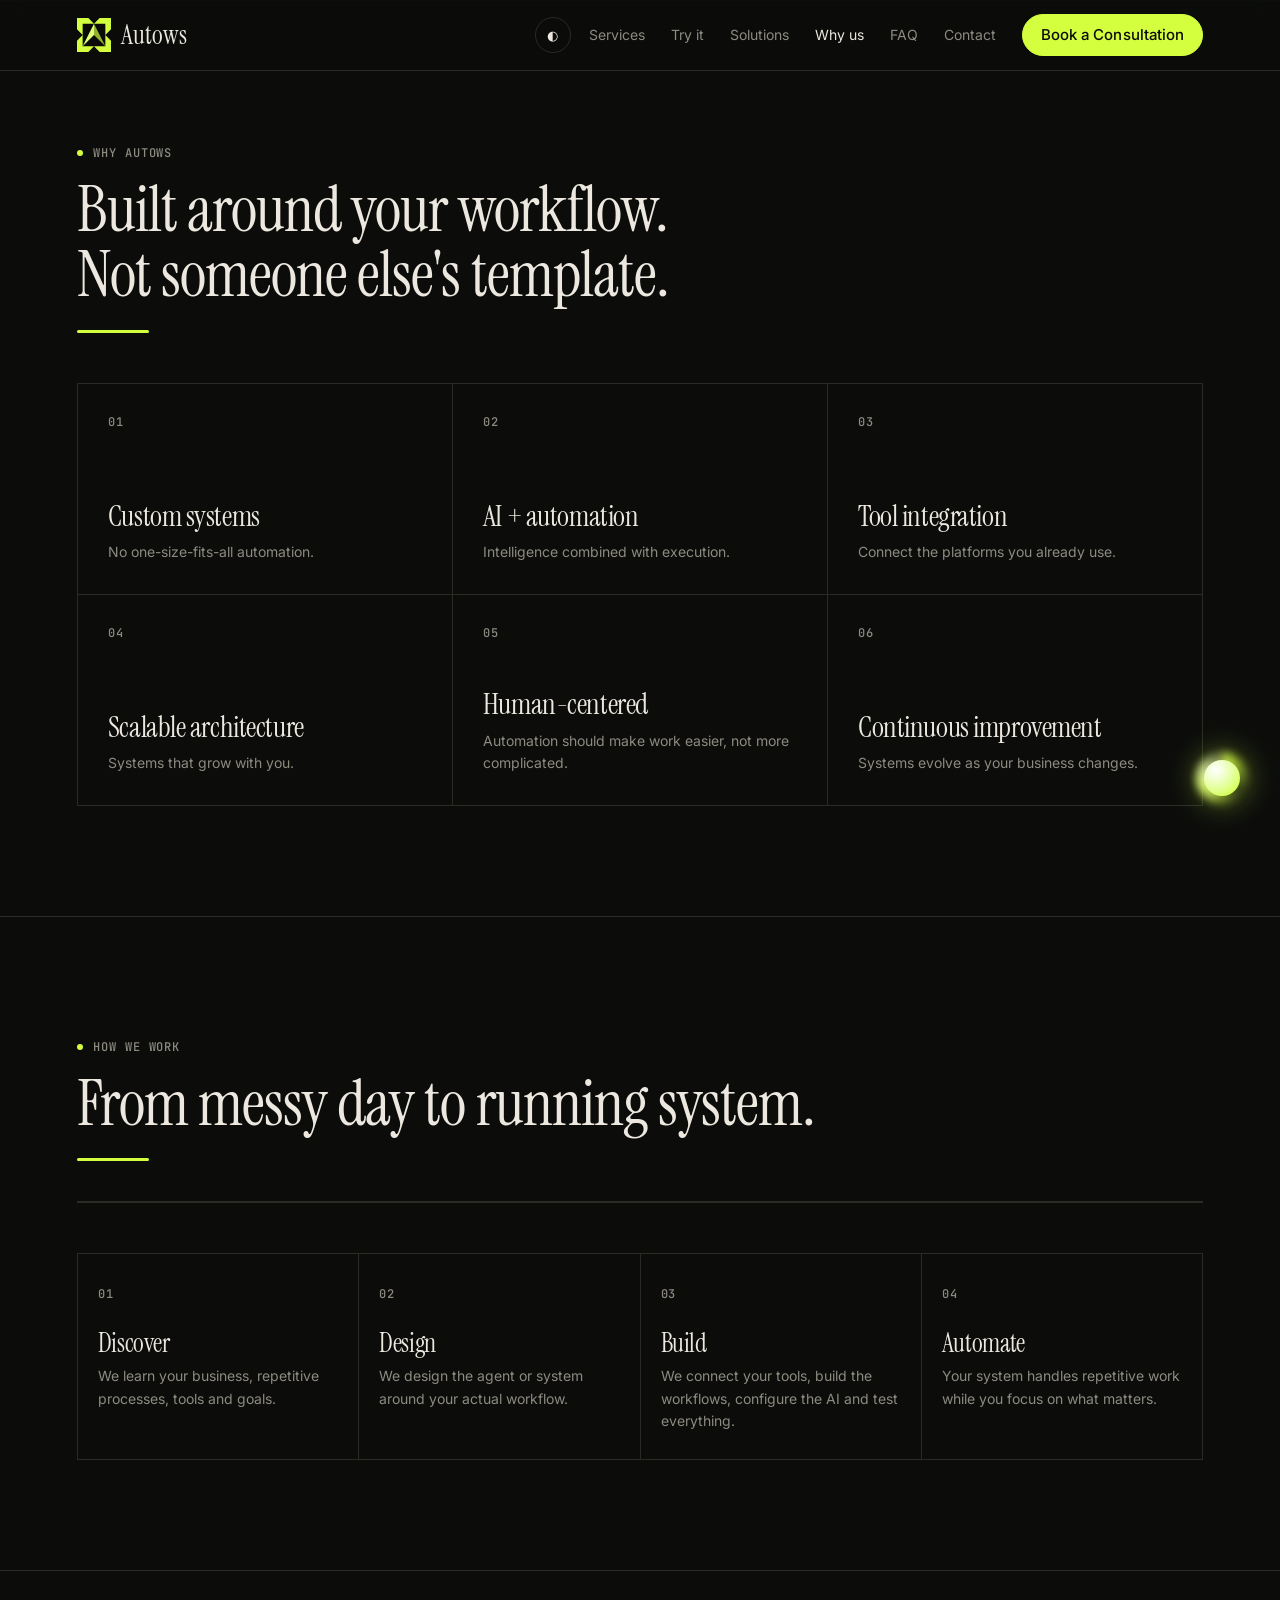
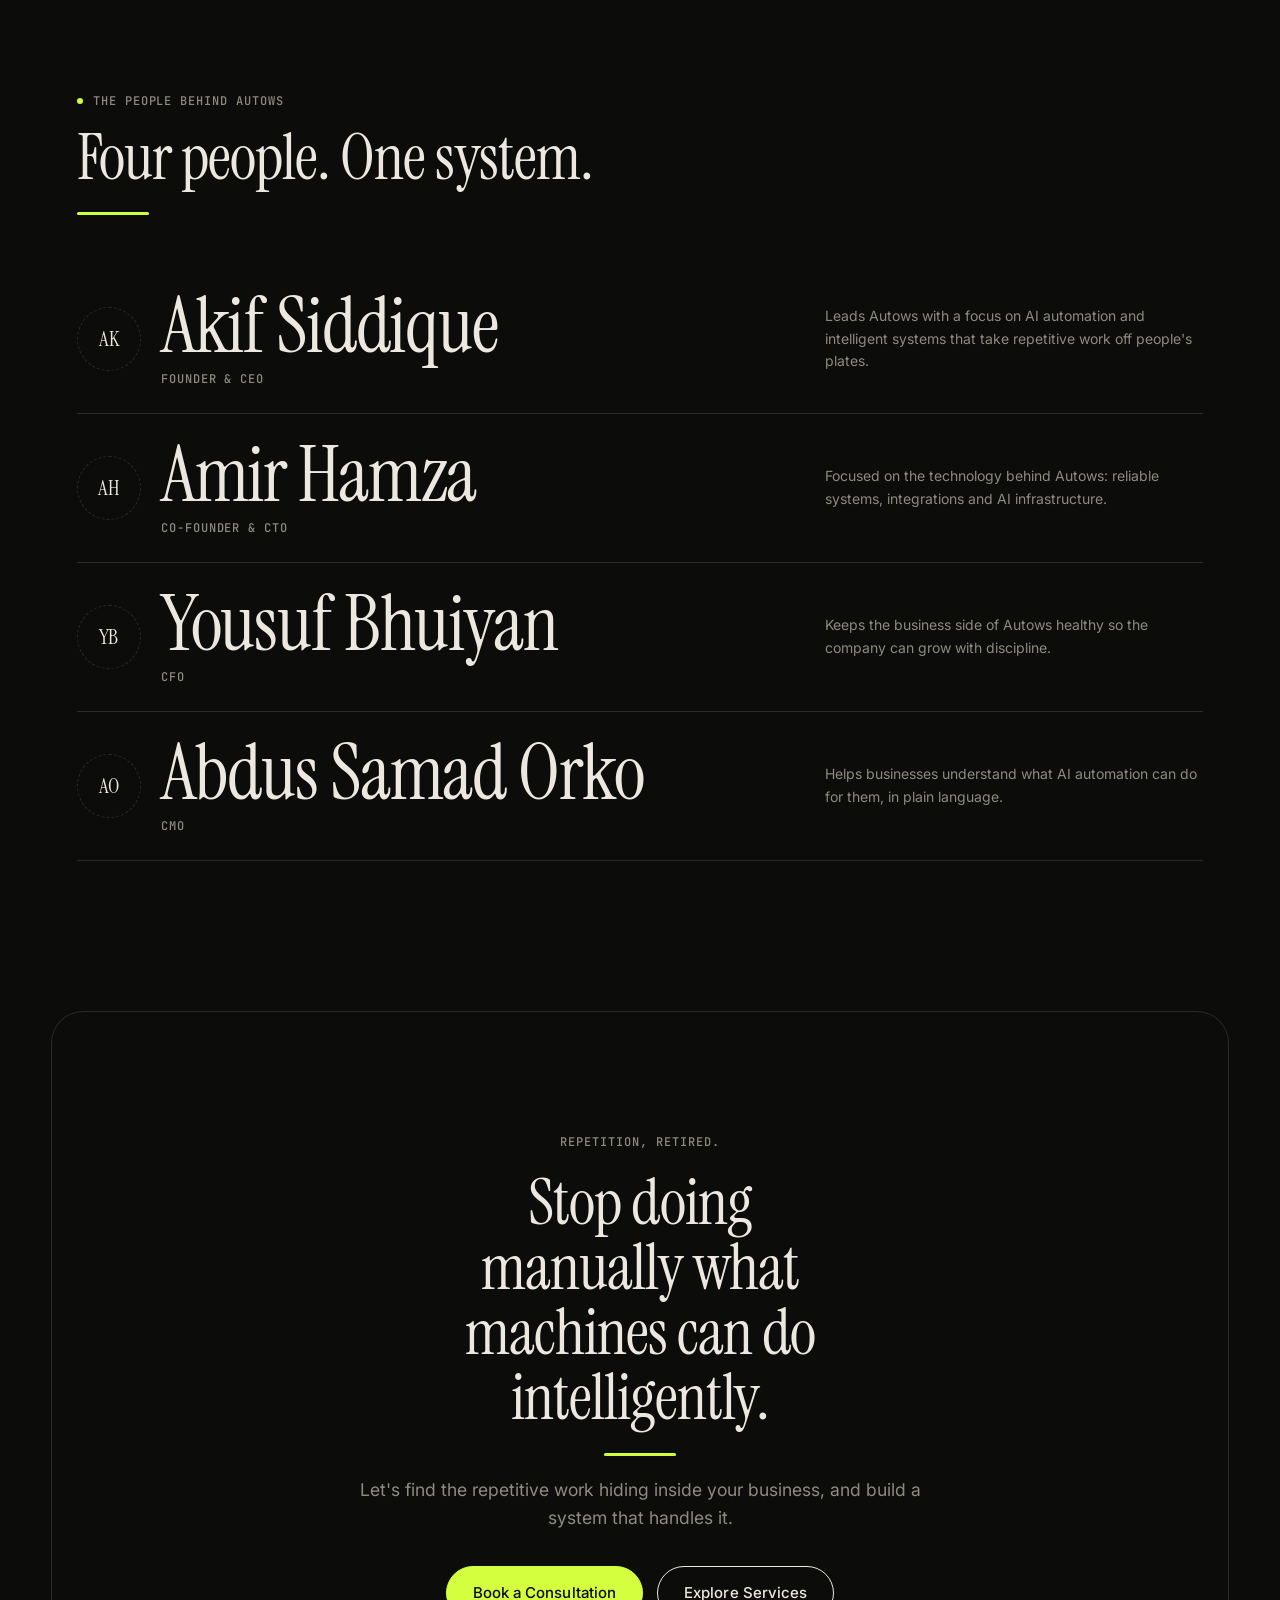
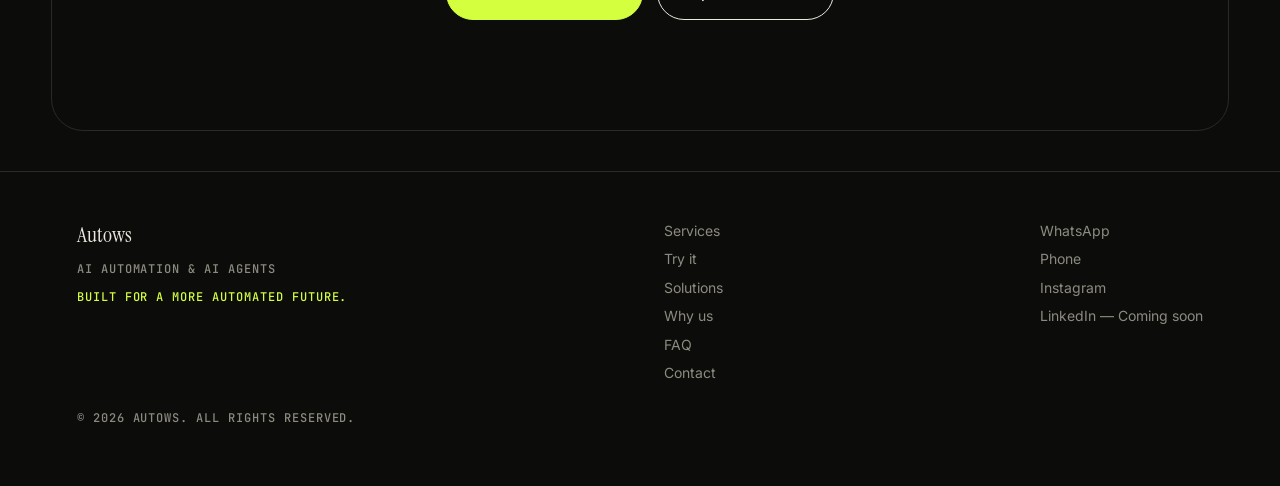
<file: why-us.html>
<!DOCTYPE html>
<html lang="en"><head><script>try{var t=localStorage.getItem('autows-theme');document.documentElement.dataset.theme=(t==='light'||t==='dark')?t:'dark'}catch(e){document.documentElement.dataset.theme='dark'}</script><meta charset="utf-8">
<meta name="viewport" content="width=device-width, initial-scale=1, viewport-fit=cover">
<title>Why Autows</title><meta name="description" content="Autows builds AI agents and automation systems that handle repetitive work, connect your tools and run your workflows. Book a consultation."><meta name="color-scheme" content="dark light"><meta name="theme-color" content="#0c0d0b"><meta property="og:title" content="Why Autows"><meta property="og:description" content="We turn repetitive work into intelligent systems."><meta property="og:type" content="website"><meta name="twitter:card" content="summary"><meta name="twitter:title" content="Why Autows">
<link rel="icon" href="data:image/svg+xml,%3Csvg xmlns=%22http://www.w3.org/2000/svg%22 viewBox=%22130 130 820 820%22%3E%3Crect x=%22130%22 y=%22130%22 width=%22820%22 height=%22820%22 rx=%22150%22 fill=%22%230c0d0b%22/%3E%3Cpath fill=%22%23d4ff3f%22 d=%22M170 170H417L540 293H293V540L170 417Z%22/%3E%3Cpath fill=%22%23d4ff3f%22 d=%22M910 170H663L540 293H787V540L910 417Z%22/%3E%3Cpath fill=%22%23d4ff3f%22 d=%22M910 910H663L540 787H787V540L910 663Z%22/%3E%3Cpath fill=%22%23d4ff3f%22 d=%22M170 910H417L540 787H293V540L170 663Z%22/%3E%3Cpath fill=%22%23eaff8f%22 d=%22M540 293L293 787L540 540Z%22/%3E%3Cpath fill=%22%239ccc12%22 d=%22M540 293L787 787L540 540Z%22/%3E%3C/svg%3E">
<link rel="preconnect" href="https://fonts.googleapis.com"><link rel="preconnect" href="https://fonts.gstatic.com" crossorigin>
<link href="https://fonts.googleapis.com/css2?family=Instrument+Serif:ital@0;1&family=JetBrains+Mono:wght@400;500&family=Inter:wght@400;500&display=swap" rel="stylesheet">
<link rel="stylesheet" href="assets/style.css"></head><body>
<a href="#home" class="skip">Skip to content</a>
<div id="ld"><svg width="56" height="56" viewBox="0 0 48 48"><circle cx="24" cy="24" r="15" fill="none" stroke="currentColor" stroke-width="3" stroke-dasharray="70 30"><animateTransform attributeName="transform" type="rotate" from="0 24 24" to="360 24 24" dur="1.2s" repeatCount="indefinite"/></circle></svg></div>
<div id=pg></div><nav><a class="logo" href="index.html" aria-label="Autows home"><svg width="34" height="34" viewBox="170 170 740 740" aria-hidden="true"><path style="fill:var(--acc)" d="M170 170H417L540 293H293V540L170 417Z"/><path style="fill:var(--acc)" d="M910 170H663L540 293H787V540L910 417Z"/><path style="fill:var(--acc)" d="M910 910H663L540 787H787V540L910 663Z"/><path style="fill:var(--acc)" d="M170 910H417L540 787H293V540L170 663Z"/><path style="fill:color-mix(in srgb,var(--acc) 70%,#fff)" d="M540 293L293 787L540 540Z"/><path style="fill:color-mix(in srgb,var(--acc) 70%,#000)" d="M540 293L787 787L540 540Z"/></svg>Autows</a>
<div class="nav-right">
<button id="th" aria-label="Toggle theme">&#x25d0;</button><button id="menu" aria-label="Menu" aria-expanded="false">Menu</button>
<ul id="nl"><li><a href="services.html">Services</a></li><li><a href="try.html">Try it</a></li><li><a href="solutions.html">Solutions</a></li><li><a href="why-us.html" class="cur" aria-current="page">Why us</a></li><li><a href="faq.html">FAQ</a></li><li><a href="contact.html">Contact</a></li><li><a class="btn p" style="padding:8px 18px" href="contact.html#book">Book a Consultation</a></li></ul>
</div></nav>

<main><section id="why"><div class="wrap"><p class="mono">Why Autows</p><h2 style="margin:16px 0" class="rv">Built around your workflow.<br>Not someone else's template.</h2><div class="grid rv"><div class="tile"><span class="tag">01</span><div><h3>Custom systems</h3><p>No one-size-fits-all automation.</p></div></div><div class="tile"><span class="tag">02</span><div><h3>AI + automation</h3><p>Intelligence combined with execution.</p></div></div><div class="tile"><span class="tag">03</span><div><h3>Tool integration</h3><p>Connect the platforms you already use.</p></div></div><div class="tile"><span class="tag">04</span><div><h3>Scalable architecture</h3><p>Systems that grow with you.</p></div></div><div class="tile"><span class="tag">05</span><div><h3>Human-centered</h3><p>Automation should make work easier, not more complicated.</p></div></div><div class="tile"><span class="tag">06</span><div><h3>Continuous improvement</h3><p>Systems evolve as your business changes.</p></div></div></div></div></section>
<section id="process"><div class="wrap"><p class="mono">How we work</p><h2 style="margin:16px 0" class="rv">From messy day to running system.</h2>
<div class="tl"><i id="tf"></i></div><div class="pr rv"><div><span class="mono">01</span><h3>Discover</h3><p>We learn your business, repetitive processes, tools and goals.</p></div><div><span class="mono">02</span><h3>Design</h3><p>We design the agent or system around your actual workflow.</p></div><div><span class="mono">03</span><h3>Build</h3><p>We connect your tools, build the workflows, configure the AI and test everything.</p></div><div><span class="mono">04</span><h3>Automate</h3><p>Your system handles repetitive work while you focus on what matters.</p></div></div></div></section>
<section id="team"><div class="wrap"><p class="mono">The people behind Autows</p><h2 style="margin:16px 0" class="rv">Four people. One system.</h2>
<div class="team rv"><div class="tm"><div class="av" role="img" aria-label="Portrait placeholder">AK</div><div style="flex:1;min-width:220px"><h3>Akif Siddique</h3><span class="mono">Founder & CEO</span></div><p>Leads Autows with a focus on AI automation and intelligent systems that take repetitive work off people's plates.</p></div><div class="tm"><div class="av" role="img" aria-label="Portrait placeholder">AH</div><div style="flex:1;min-width:220px"><h3>Amir Hamza</h3><span class="mono">Co-Founder & CTO</span></div><p>Focused on the technology behind Autows: reliable systems, integrations and AI infrastructure.</p></div><div class="tm"><div class="av" role="img" aria-label="Portrait placeholder">YB</div><div style="flex:1;min-width:220px"><h3>Yousuf Bhuiyan</h3><span class="mono">CFO</span></div><p>Keeps the business side of Autows healthy so the company can grow with discipline.</p></div><div class="tm"><div class="av" role="img" aria-label="Portrait placeholder">AO</div><div style="flex:1;min-width:220px"><h3>Abdus Samad Orko</h3><span class="mono">CMO</span></div><p>Helps businesses understand what AI automation can do for them, in plain language.</p></div></div>
</div></section>

<section class="fc" id="cta"><p class="mono">Repetition, retired.</p><h2 class="rv">Stop doing manually what machines can do intelligently.</h2><p class="lead" style="margin:auto">Let's find the repetitive work hiding inside your business, and build a system that handles it.</p><div class="ctas"><a class="btn p" href="contact.html#book">Book a Consultation</a><a class="btn" href="services.html#services">Explore Services</a></div></section>
</main>

<footer><div><span class="logo" style="font-size:1.4rem">Autows</span><p class="mono">AI Automation &amp; AI Agents</p><p class="mono" style="color:var(--acc)">Built for a more automated future.</p></div><div class="fl"><a href="services.html">Services</a><a href="try.html">Try it</a><a href="solutions.html">Solutions</a><a href="why-us.html">Why us</a><a href="faq.html">FAQ</a><a href="contact.html">Contact</a></div><div class="fl"><a href="https://wa.me/8801332611967" target="_blank" rel="noopener">WhatsApp</a><a href="tel:+8801332611967">Phone</a><a href="https://instagram.com/itsakif_siddique" target="_blank" rel="noopener">Instagram</a><span>LinkedIn &#x2014; Coming soon</span></div><p class="mono" style="width:100%">&#xa9; 2026 Autows. All rights reserved.</p></footer>

<button id="totop" aria-label="Back to top"><svg width="18" height="18" viewBox="0 0 24 24" fill="none" stroke="currentColor" stroke-width="2.4" stroke-linecap="round" stroke-linejoin="round" aria-hidden="true"><path d="M12 19V5M5 12l7-7 7 7"/></svg></button>
<button id="aifab" aria-label="Chat with the Autows AI assistant" aria-expanded="false"><span class="orb"><i></i><i></i><i></i></span></button>
<div id="aipanel" aria-hidden="true"><div class="aihd"><b>Autows AI</b><button id="aic" aria-label="Close chat">&#x2715;</button></div>
<div class="cb" id="acb"><div class="m a">Hi! I'm a demo assistant. Ask about pricing, booking, or anything else.</div></div>
<form class="cin" id="aif"><input id="ait" placeholder="Type a message&#x2026;" aria-label="Message" autocomplete="off"><button>Send</button></form></div>
<script src="assets/config.js"></script><script src="assets/app.js"></script><script src="assets/ai.js"></script></body></html>
</file>
<file: assets/style.css>
:root{--bg:#0c0d0b;--bg2:#141511;--fg:#ece8df;--mute:#8d8a80;--line:#2a2b25;--acc:#d4ff3f;--acc2:#d4ff3f;--on-acc:#0c0d0b;box-sizing:border-box;padding-top:env(safe-area-inset-top,0px);padding-bottom:env(safe-area-inset-bottom,0px)}

:root[data-theme="light"]{--bg:#ece8df;--bg2:#e2ddd1;--fg:#12130f;--mute:#6b675c;--line:#cfc9ba;--acc:#4d6300;--acc2:#4d6300;--on-acc:#ece8df}
:root[data-theme="dark"]{--bg:#0c0d0b;--bg2:#141511;--fg:#ece8df;--mute:#8d8a80;--line:#2a2b25;--acc:#d4ff3f;--acc2:#d4ff3f;--on-acc:#0c0d0b}
html{scroll-behavior:smooth;scroll-padding-top:70px}*{box-sizing:border-box}
body{margin:0;background:var(--bg);color:var(--fg);font:16px/1.6 Inter,system-ui,sans-serif;overflow-x:hidden}
h1,h2,h3{font-family:'Instrument Serif',Georgia,serif;font-weight:400;line-height:1.02;margin:0}
h2{font-size:clamp(2.2rem,5vw,4rem)}.mono,.tag{font:500 12px 'JetBrains Mono',monospace;letter-spacing:.08em;text-transform:uppercase;color:var(--mute)}
a{color:inherit}section{padding:110px 6vw;border-top:1px solid var(--line);position:relative}
.wrap{max-width:1180px;margin:auto}.lead{color:var(--mute);max-width:56ch;font-size:1.1rem}
nav{position:fixed;top:env(safe-area-inset-top,0px);left:0;right:0;z-index:50;display:flex;justify-content:space-between;align-items:center;padding:14px 6vw;background:color-mix(in srgb,var(--bg) 85%,transparent);backdrop-filter:blur(10px);border-bottom:1px solid var(--line)}
.logo{display:flex;align-items:center;gap:10px;text-decoration:none;font:1.6rem 'Instrument Serif',serif}
.nav-right{display:flex;align-items:center;gap:18px}
nav ul{display:flex;gap:26px;list-style:none;margin:0;padding:0;align-items:center}nav ul a{text-decoration:none;font-size:14px;color:var(--mute)}nav ul a:hover{color:var(--fg)}
.btn{display:inline-block;padding:14px 26px;border:1px solid var(--fg);border-radius:99px;text-decoration:none;font-weight:500;cursor:pointer;background:none;color:var(--fg);font-size:15px;transition:.25s}
.btn.p{background:var(--acc);border-color:var(--acc);color:var(--on-acc)}.btn:hover{transform:translateY(-2px);box-shadow:0 8px 0 -4px var(--acc)}
.btn:focus-visible,a:focus-visible,input:focus-visible,textarea:focus-visible,button:focus-visible{outline:2px solid var(--acc);outline-offset:3px}
.cin input:focus-visible{outline:none;box-shadow:inset 0 0 0 1px var(--acc)}
.chat .cin input{border-bottom-left-radius:22px}.chat .cin button{border-bottom-right-radius:22px}
#aipanel .cin input{border-bottom-left-radius:20px}#aipanel .cin button{border-bottom-right-radius:20px}
.skip{position:fixed;top:-60px;left:16px;z-index:200;background:var(--acc);color:var(--on-acc);padding:10px 16px;border-radius:10px;font:500 14px Inter,sans-serif;text-decoration:none;transition:top .2s}
.skip:focus{top:16px}
#nl a:not(.btn){position:relative}
#nl a:not(.btn).cur{color:var(--fg)}
#nl a:not(.btn).cur:after{content:"";position:absolute;left:0;right:0;bottom:-6px;height:2px;background:var(--acc);border-radius:2px}
#menu{display:none;background:none;border:1px solid var(--line);color:var(--fg);padding:8px 14px;border-radius:8px}
.hero{min-height:100vh;display:grid;grid-template-columns:1.1fr 1fr;gap:30px;align-items:center;padding-top:120px;border:0}
.hero h1{font-size:clamp(3.2rem,8vw,7rem)}.hero h1 em{color:var(--acc)}
#hc{width:100%;aspect-ratio:1;max-height:600px}
.ctas{display:flex;gap:14px;flex-wrap:wrap;margin-top:34px}
.ticker{display:flex;gap:10px;margin-top:40px;flex-wrap:wrap}.ticker span{border:1px solid var(--line);padding:4px 12px;border-radius:99px}
.rv{opacity:0;transform:translateY(30px);transition:1s cubic-bezier(.2,.7,.2,1)}.rv.in{opacity:1;transform:none}
/* explain */
.vs{display:grid;grid-template-columns:1fr 1fr;gap:20px;margin-top:50px}
.col{border:1px solid var(--line);border-radius:18px;padding:28px;background:var(--bg2)}.col.ex{border-color:var(--acc)}
.col li{list-style:none;padding:12px 0;border-bottom:1px dashed var(--line);display:flex;gap:12px}.col ul{padding:0;margin:18px 0 0}
.col li b{font:500 12px 'JetBrains Mono';color:var(--mute);min-width:24px;padding-top:3px}.col.ex li b{color:var(--acc)}
.big{font:clamp(3rem,6vw,5rem)/1 'Instrument Serif';margin-top:14px}.col.ex .big{color:var(--acc)}
/* services */
.svc{display:grid;grid-template-columns:320px 1fr;gap:40px;margin-top:50px}
.list{display:flex;flex-direction:column}.list button{text-align:left;background:none;border:0;border-bottom:1px solid var(--line);color:var(--mute);padding:14px 4px;font:1.25rem 'Instrument Serif',serif;cursor:pointer;transition:.2s}
.list button:hover,.list button.on{color:var(--fg);padding-left:16px}.list button.on{border-bottom-color:var(--acc)}
.stage{border:1px solid var(--line);border-radius:18px;padding:34px;background:var(--bg2);min-height:380px}
.stage h3{font-size:2.4rem}.steps{display:flex;flex-direction:column;gap:0;margin:28px 0}
.st{display:flex;gap:16px;align-items:flex-start;padding-bottom:20px;position:relative;opacity:0;transform:translateX(-14px);animation:si .5s forwards}
.st:not(:last-child):before{content:"";position:absolute;left:11px;top:26px;bottom:0;width:1px;background:linear-gradient(var(--acc),var(--line))}
.st i{width:23px;height:23px;border-radius:50%;border:1px solid var(--acc);flex:none;display:grid;place-items:center;font:500 10px 'JetBrains Mono';font-style:normal;color:var(--acc)}
@keyframes si{to{opacity:1;transform:none}}
/* workflow */
.wf{margin-top:50px;border:1px solid var(--line);border-radius:22px;padding:34px;background:var(--bg2)}
.flow{display:flex;align-items:center;flex-wrap:wrap;gap:0}.nd{border:1px solid var(--line);background:var(--bg);color:var(--fg);border-radius:14px;padding:14px 16px;cursor:pointer;font-size:13px;min-width:112px;text-align:center;transition:.3s}
.nd small{display:block;font:11px 'JetBrains Mono';color:var(--mute)}.nd.on{border-color:var(--acc);box-shadow:0 0 0 3px color-mix(in srgb,var(--acc) 25%,transparent)}.nd.done small{color:var(--acc)}
.cn{flex:1;min-width:14px;height:1px;background:var(--line);position:relative;overflow:hidden}.cn:after{content:"";position:absolute;inset:0;background:var(--acc);transform:scaleX(0);transform-origin:left;transition:transform .7s}.cn.f:after{transform:none}
.info{display:grid;grid-template-columns:1.2fr 1fr;gap:24px;margin-top:28px}
#log{font:12px/1.9 'JetBrains Mono',monospace;color:var(--mute);border:1px solid var(--line);border-radius:12px;padding:16px;min-height:150px;background:var(--bg)}#log b{color:var(--acc);font-weight:500}
/* work / videos / team */
.grid{display:grid;grid-template-columns:repeat(3,1fr);gap:1px;background:var(--line);border:1px solid var(--line);margin-top:50px}
.tile{background:var(--bg);padding:30px;min-height:210px;transition:.3s;display:flex;flex-direction:column;justify-content:space-between}.tile:hover{background:var(--bg2)}.tile h3{font-size:1.8rem;margin:10px 0}.tile p{color:var(--mute);font-size:14px;margin:0}
.vids{display:grid;grid-template-columns:repeat(auto-fill,minmax(230px,1fr));gap:18px;margin-top:50px}
.v{border:1px solid var(--line);border-radius:14px;overflow:hidden;background:var(--bg2);transition:.3s}.v:hover{transform:translateY(-4px);border-color:var(--acc)}
.th{aspect-ratio:16/9;display:grid;place-items:center;background:repeating-linear-gradient(135deg,var(--bg) 0 10px,var(--bg2) 10px 20px)}
.th span{width:48px;height:48px;border-radius:50%;background:var(--acc);display:grid;place-items:center;color:var(--on-acc)}.v h3{font-size:1.25rem;padding:14px 16px 4px}.v p{padding:0 16px 16px;margin:0}
.team{margin-top:50px}.tm{display:flex;justify-content:space-between;align-items:baseline;gap:20px;padding:22px 0;border-bottom:1px solid var(--line);transition:.3s}
.tm h3{font-size:clamp(2.2rem,6vw,5rem);transition:.3s}.tm:hover{padding-left:24px}.tm:hover h3{color:var(--acc);font-style:italic}
.cg{display:grid;grid-template-columns:1fr 1.2fr;gap:50px;margin-top:50px}.ch a{display:flex;justify-content:space-between;padding:18px 0;border-bottom:1px solid var(--line);text-decoration:none;transition:.25s}.ch a:hover{padding-left:12px;color:var(--acc)}
form{display:grid;gap:14px}label{display:grid;gap:6px}.sel,input,textarea{background:var(--bg2);border:1px solid var(--line);border-radius:10px;padding:13px;color:var(--fg);font:inherit;width:100%}
footer{padding:40px 6vw;border-top:1px solid var(--line);display:flex;justify-content:space-between;flex-wrap:wrap;gap:14px}
#ld{position:fixed;inset:0;background:var(--bg);z-index:99;display:grid;place-items:center;transition:opacity .6s .3s}#ld.h{opacity:0;pointer-events:none}
#pg{position:fixed;top:0;left:0;height:3px;background:var(--acc);width:0;z-index:99}
#th{background:none;border:1px solid var(--line);color:var(--fg);border-radius:99px;width:36px;height:36px;cursor:pointer;flex:none}
.mq{overflow:hidden;border-top:1px solid var(--line);padding:18px 0;white-space:nowrap}.mq div{display:inline-block;animation:mq 34s linear infinite}.mq span{margin:0 28px}@keyframes mq{to{transform:translateX(-50%)}}
@keyframes pop{from{opacity:0;transform:translateY(8px)}}
.demo{display:grid;grid-template-columns:1fr 1fr;gap:30px;margin-top:50px}
.chat{border:1px solid var(--line);border-radius:22px;background:var(--bg2);overflow:hidden}.cb{height:330px;overflow:auto;padding:18px;display:flex;flex-direction:column;gap:10px}
.m{max-width:82%;padding:10px 14px;border-radius:16px;font-size:14px;animation:pop .3s}.m.u{align-self:flex-end;background:var(--acc);color:var(--on-acc)}.m.a{background:var(--bg);border:1px solid var(--line)}
.chips{display:flex;gap:8px;flex-wrap:wrap;padding:0 18px 14px}.chips button{background:none;border:1px solid var(--line);color:var(--mute);border-radius:99px;padding:6px 12px;cursor:pointer;font-size:13px}.chips button:hover{border-color:var(--acc);color:var(--fg)}
.cin{display:flex;align-items:stretch;border-top:1px solid var(--line)}.cin input{flex:1;min-width:0;width:auto;border:0;border-radius:0;background:none;padding:14px 16px}.cin button{flex:none;border:0;background:var(--acc);color:var(--on-acc);padding:0 22px;cursor:pointer;font-weight:500}
.brain{border:1px dashed var(--line);border-radius:22px;padding:28px}.brain div{padding:14px 0;border-bottom:1px solid var(--line);display:flex;justify-content:space-between;gap:14px;transition:.4s}.brain div.f{color:var(--acc)}
.calc{display:grid;grid-template-columns:1fr 1fr;gap:40px;margin-top:50px;align-items:center}.calc input[type=range]{padding:0;accent-color:var(--acc)}.calc label{margin-bottom:20px}.calc label span{display:flex;justify-content:space-between}
.res{border:1px solid var(--acc);border-radius:22px;padding:34px}.res .big{font:clamp(3rem,7vw,5.5rem)/1 'Instrument Serif';color:var(--acc)}
.pr{display:grid;grid-template-columns:repeat(4,1fr);gap:1px;background:var(--line);border:1px solid var(--line);margin-top:50px}.pr div{background:var(--bg);padding:26px 20px;min-height:200px;transition:.3s}.pr div:hover{background:var(--bg2)}.pr h3{font-size:1.6rem;margin:26px 0 8px}.pr p{color:var(--mute);font-size:14px;margin:0}
details{border-bottom:1px solid var(--line);padding:20px 0}summary{cursor:pointer;font:1.6rem 'Instrument Serif',serif;list-style:none;display:flex;justify-content:space-between}summary:after{content:"+";color:var(--acc)}details[open] summary:after{content:"\2013 "}details p{color:var(--mute);max-width:64ch;margin:12px 0 0}
@media(max-width:860px){.demo,.calc,.pr{grid-template-columns:1fr}}

.rvg{display:grid;grid-template-columns:repeat(3,1fr);gap:18px;margin-top:50px}.rc{border:1px dashed var(--line);border-radius:18px;padding:28px;min-height:220px;display:flex;flex-direction:column;justify-content:space-between;color:var(--mute)}.rc.real{border:1px solid var(--line);border-style:solid;background:var(--bg2);color:var(--fg)}.rc q{font:1.5rem/1.25 'Instrument Serif',serif;quotes:none}
@media(max-width:860px){.rvg{grid-template-columns:1fr}}
nav{transition:padding .3s}nav.s{padding:7px 6vw}nav.s .logo{font-size:1.3rem}
.sts{display:grid;grid-template-columns:repeat(4,1fr);gap:20px;margin-top:22px}.sts b{display:block;font:400 clamp(2.6rem,5vw,4.6rem)/1 'Instrument Serif',serif}.sts div{border-left:1px solid var(--line);padding-left:20px}
.il{margin-top:50px;text-align:center}.ilr{display:flex;gap:12px;justify-content:center;flex-wrap:wrap;padding:16px;border:1px solid var(--line);border-radius:14px}.ilr span{color:var(--acc)}
.ilc{border:1px solid var(--acc);border-radius:22px;padding:34px;background:var(--bg2)}.ilg{display:grid;grid-template-columns:repeat(4,1fr);gap:12px;margin-top:20px}.ilg span{border:1px solid var(--line);border-radius:10px;padding:14px;transition:.3s}.ilg span:hover{border-color:var(--acc);transform:translateY(-3px)}
.il i{display:block;width:1px;height:50px;margin:0 auto;background:var(--line);position:relative;overflow:hidden}.il i:after{content:"";position:absolute;left:0;width:1px;height:14px;background:var(--acc);animation:fl 1.6s linear infinite}@keyframes fl{from{top:-14px}to{top:50px}}
.tl{height:2px;background:var(--line);margin-top:40px}.tl i{display:block;height:2px;width:0;background:var(--acc)}
.tm{align-items:center;flex-wrap:wrap}.tm p{max-width:42ch;color:var(--mute);margin:0;font-size:14px}.tm p i{display:block;color:var(--fg);margin-top:8px;font:1.15rem 'Instrument Serif',serif}.av{width:64px;height:64px;border-radius:50%;border:1px dashed var(--line);display:grid;place-items:center;font:1.3rem 'Instrument Serif'}
.chips button.on{background:var(--acc);color:var(--on-acc);border-color:var(--acc)}.bk{display:grid;grid-template-columns:1fr 1fr;gap:40px;margin-top:40px}
.fc{text-align:center;overflow:hidden}.fc:before{content:"";position:absolute;inset:-30%;background:radial-gradient(circle at 30% 40%,color-mix(in srgb,var(--acc) 14%,transparent),transparent 40%);animation:dr 14s ease-in-out infinite alternate}@keyframes dr{to{transform:translate(20%,10%)}}.fc>*{position:relative}.fc h2{max-width:14ch;margin:20px auto}.fc .ctas{justify-content:center}
.fl{display:flex;flex-direction:column;gap:6px;font-size:14px;color:var(--mute)}.fl a{text-decoration:none}.fl a:hover{color:var(--acc)}
nav ul.o{animation:pop .3s;box-shadow:0 20px 40px -28px rgba(0,0,0,.5)}
#totop{position:fixed;left:26px;bottom:calc(30px + env(safe-area-inset-bottom,0px));z-index:80;width:44px;height:44px;border-radius:50%;border:1px solid var(--line);background:var(--bg2);color:var(--fg);cursor:pointer;display:grid;place-items:center;font-size:16px;opacity:0;transform:translateY(10px);pointer-events:none;transition:.3s}
#totop.show{opacity:1;transform:none;pointer-events:auto}#totop:hover{border-color:var(--acc);color:var(--acc)}
@media(max-width:480px){#totop{left:16px}}
@media(max-width:860px){.sts,.ilg,.bk{grid-template-columns:1fr 1fr}.bk{grid-template-columns:1fr}}
#hc{cursor:crosshair}.hero:before{content:"";position:absolute;inset:0;pointer-events:none;background:radial-gradient(520px circle at var(--mx,70%) var(--my,40%),color-mix(in srgb,var(--acc) 9%,transparent),transparent 60%)}
.rc2{display:grid;grid-template-columns:1fr 1fr;gap:20px;margin-top:40px}.lane{border:1px solid var(--line);border-radius:18px;padding:28px;background:var(--bg2)}.lane.ex{border-color:var(--acc)}.bar{height:8px;background:var(--line);border-radius:9px;margin:18px 0;overflow:hidden}.bar i{display:block;height:100%;width:0;background:var(--fg);transition:width .3s}.lane.ex .bar i{background:var(--acc)}.lane b{font:400 2.2rem 'Instrument Serif',serif}
@media(max-width:860px){.rc2{grid-template-columns:1fr}}
@keyframes up{from{opacity:0;transform:translateY(22px)}}.rv.in>*{animation:up .8s cubic-bezier(.2,.7,.2,1) both;animation-delay:calc(var(--i,0)*70ms)}
.w{display:inline-block;overflow:hidden;vertical-align:top;padding-bottom:.12em;margin-bottom:-.12em}.w i{display:inline-block;font-style:normal;transform:translateY(112%);animation:wu .95s cubic-bezier(.2,.7,.2,1) forwards;animation-delay:calc(var(--d)*90ms + .6s)}@keyframes wu{to{transform:none}}
h2.rv:after{content:"";display:block;height:2px;width:0;background:var(--acc);margin-top:22px;transition:width 1.2s .35s}h2.rv.in:after{width:80px}.fc h2:after{margin-left:auto;margin-right:auto}
@property --a{syntax:'<angle>';initial-value:0deg;inherits:false}@keyframes rot{to{--a:360deg}}
.ilc,.lane.ex,.col.ex{--a:0deg;border:1px solid transparent;background:linear-gradient(var(--bg2),var(--bg2)) padding-box,conic-gradient(from var(--a),var(--line),var(--acc),var(--line) 60%) border-box;animation:rot 7s linear infinite}
#cur{position:fixed;left:0;top:0;width:28px;height:28px;border:1px solid var(--acc);border-radius:50%;pointer-events:none;z-index:130;opacity:0;transition:width .25s,height .25s,margin .25s,background .25s}#cur.big{width:44px;height:44px;margin:-8px 0 0 -8px;background:color-mix(in srgb,var(--acc) 15%,transparent)}
.mq:hover div{animation-play-state:paused}.logo svg{transition:transform .6s cubic-bezier(.2,.7,.2,1)}.logo:hover svg{transform:scale(1.1)}.rc{transition:transform .3s}
nav ul a:not(.btn){position:relative}nav ul a:not(.btn):after{content:"";position:absolute;left:0;bottom:-4px;height:1px;width:100%;background:var(--acc);transform:scaleX(0);transform-origin:left;transition:transform .3s}nav ul a:not(.btn):hover:after{transform:scaleX(1)}
@media(prefers-reduced-motion:reduce){.w i{transform:none}}
@media(max-width:860px){nav ul{display:none;position:absolute;top:100%;left:0;right:0;flex-direction:column;background:var(--bg);padding:20px 6vw;border-bottom:1px solid var(--line)}nav ul.o{display:flex}#menu{display:block}
.hero,.vs,.svc,.info,.cg{grid-template-columns:1fr}.grid{grid-template-columns:1fr}.flow{flex-direction:column;align-items:stretch}.cn{width:1px;height:18px;margin:0 auto;flex:none}.cn:after{transform:scaleY(0)}.cn.f:after{transform:none}section{padding:80px 6vw}}
@media(prefers-reduced-motion:reduce){*{animation:none!important;transition:none!important}.rv{opacity:1;transform:none}}
/* v6 polish */
::selection{background:var(--acc);color:var(--on-acc)}
nav.s{box-shadow:0 10px 30px -20px rgba(0,0,0,.55)}
.mq{-webkit-mask-image:linear-gradient(90deg,transparent,#000 8%,#000 92%,transparent);mask-image:linear-gradient(90deg,transparent,#000 8%,#000 92%,transparent)}
.hero:after{content:"";position:absolute;inset:0;pointer-events:none;z-index:-1;opacity:.5;background-image:linear-gradient(color-mix(in srgb,var(--line) 70%,transparent) 1px,transparent 1px),linear-gradient(90deg,color-mix(in srgb,var(--line) 70%,transparent) 1px,transparent 1px);background-size:56px 56px;mask-image:radial-gradient(circle at 50% 38%,#000,transparent 72%);-webkit-mask-image:radial-gradient(circle at 50% 38%,#000,transparent 72%)}
.tile,.v,.lane,.pr div,.col{transition:transform .3s,box-shadow .3s,background .3s,border-color .3s}
.tile:hover,.v:hover,.lane:hover,.pr div:hover,.col:hover{box-shadow:0 24px 50px -30px color-mix(in srgb,var(--acc) 40%,transparent);transform:translateY(-4px)}
.stage,.wf,.chat,.res,.brain,.ilc{box-shadow:0 30px 60px -42px rgba(0,0,0,.5)}
.btn.p:hover{box-shadow:0 8px 0 -4px var(--acc),0 26px 50px -20px color-mix(in srgb,var(--acc) 55%,transparent)}
summary{transition:color .2s}summary:hover{color:var(--acc)}
/* floating AI orb */
#aifab{position:fixed;right:26px;bottom:calc(90px + env(safe-area-inset-bottom,0px));z-index:90;width:64px;height:64px;border-radius:50%;border:0;background:none;cursor:pointer;display:grid;place-items:center}
#aifab:before{content:"";position:absolute;inset:-8px;border-radius:50%;background:radial-gradient(circle,color-mix(in srgb,var(--acc) 45%,transparent),transparent 72%);filter:blur(11px);animation:halo 3.4s ease-in-out infinite;z-index:-1}
@keyframes halo{0%,100%{opacity:.5;transform:scale(.88)}50%{opacity:1;transform:scale(1.18)}}
.orb{position:relative;width:50px;height:50px;border-radius:50%;transition:filter .3s}
.orb i{position:absolute;border-radius:inherit}
.orb i:nth-child(1){inset:0;background:conic-gradient(from 0deg,var(--acc),transparent 35%,var(--acc) 70%,transparent);filter:blur(5px);animation:spin 3s linear infinite}
.orb i:nth-child(2){inset:0;background:conic-gradient(from 180deg,transparent,var(--fg) 32%,transparent 58%);filter:blur(4px);opacity:.5;animation:spin 4.4s linear infinite reverse}
.orb i:nth-child(3){inset:7px;filter:none;background:radial-gradient(circle at 32% 28%,var(--fg),color-mix(in srgb,var(--acc) 60%,var(--bg2)) 78%);animation:blob 3s ease-in-out infinite,breathe 2.6s ease-in-out infinite}
@keyframes spin{to{transform:rotate(360deg)}}
@keyframes blob{0%,100%{border-radius:42% 58% 63% 37%/41% 44% 56% 59%}25%{border-radius:58% 42% 40% 60%/54% 61% 39% 46%}50%{border-radius:50% 50% 34% 66%/56% 45% 55% 44%}75%{border-radius:38% 62% 55% 45%/33% 52% 48% 67%}}
@keyframes breathe{0%,100%{transform:scale(1)}50%{transform:scale(.88)}}
#aifab:hover .orb{filter:drop-shadow(0 0 18px color-mix(in srgb,var(--acc) 65%,transparent))}
#aipanel{position:fixed;right:26px;bottom:calc(164px + env(safe-area-inset-bottom,0px));z-index:90;width:min(340px,86vw);background:var(--bg2);border:1px solid var(--line);border-radius:20px;box-shadow:0 30px 60px -30px rgba(0,0,0,.55);display:flex;flex-direction:column;overflow:hidden;transform:translateY(16px) scale(.96);opacity:0;pointer-events:none;transition:.25s}
#aipanel.open{transform:none;opacity:1;pointer-events:auto}
.aihd{display:flex;justify-content:space-between;align-items:center;padding:14px 16px;border-bottom:1px solid var(--line);font:500 15px Inter}
.aihd button{background:none;border:0;color:var(--mute);cursor:pointer;font-size:16px;line-height:1}
#acb{height:280px;overflow:auto;padding:16px;display:flex;flex-direction:column;gap:10px}
@media(max-width:480px){#aifab{right:16px}#aipanel{right:16px;left:16px;width:auto}}
.hero:before{content:"";position:absolute;inset:0;pointer-events:none;z-index:-1;background:radial-gradient(45% 40% at 78% 38%,color-mix(in srgb,var(--acc) 22%,transparent),transparent 70%),radial-gradient(40% 35% at 20% 80%,color-mix(in srgb,var(--acc2) 14%,transparent),transparent 70%)}.hero h1 em i{background:linear-gradient(95deg,var(--acc),var(--acc2));-webkit-background-clip:text;background-clip:text;color:transparent;-webkit-text-fill-color:transparent;padding-right:.08em}.btn.p{background:linear-gradient(95deg,#7a3ff2,#0a68f2);border-color:transparent;color:#fff;box-shadow:0 10px 30px -10px rgba(122,63,242,.65)}.btn.p:hover{box-shadow:0 14px 34px -8px rgba(10,104,242,.6);filter:brightness(1.08)}nav{box-shadow:0 1px 0 color-mix(in srgb,var(--acc) 12%,transparent)}::selection{background:var(--acc);color:var(--on-acc)}body{-webkit-font-smoothing:antialiased;text-rendering:optimizeLegibility}
#pg{background:linear-gradient(90deg,#7a3ff2,#0a68f2);box-shadow:0 0 12px rgba(122,63,242,.7)}
html{scrollbar-color:color-mix(in srgb,var(--acc) 40%,var(--bg)) transparent}
section:not(.hero):before{content:"";position:absolute;top:-1px;left:50%;width:min(760px,80%);height:1px;transform:translateX(-50%);background:linear-gradient(90deg,transparent,var(--acc),transparent);opacity:.55}
section:nth-of-type(odd):not(.hero){background:radial-gradient(55% 45% at 90% 0%,color-mix(in srgb,var(--acc) 9%,transparent),transparent 70%)}
section:nth-of-type(even):not(.hero){background:radial-gradient(55% 45% at 8% 0%,color-mix(in srgb,var(--acc2) 9%,transparent),transparent 70%)}
section:not(.hero) .wrap>p.mono:first-child:before{content:"";display:inline-block;width:7px;height:7px;border-radius:50%;margin-right:10px;vertical-align:1px;background:linear-gradient(135deg,#7a3ff2,#0a68f2);box-shadow:0 0 12px rgba(122,63,242,.9)}
.tile{position:relative;overflow:hidden}
.tile>*{position:relative}
.tile:before{content:"";position:absolute;inset:0;background:radial-gradient(320px circle at var(--mx,50%) var(--my,0%),color-mix(in srgb,var(--acc) 20%,transparent),transparent 62%);opacity:0;transition:opacity .4s}
.tile:hover:before{opacity:1}.tile:hover h3{color:var(--acc)}
.tile .tag{color:var(--acc)}
.sts b{background:linear-gradient(180deg,var(--fg) 25%,var(--acc));-webkit-background-clip:text;background-clip:text;color:transparent;-webkit-text-fill-color:transparent}
.sts div{border-left:1px solid color-mix(in srgb,var(--acc) 35%,var(--line))}
.stage,.col{background:linear-gradient(160deg,var(--bg2),color-mix(in srgb,var(--bg2) 85%,var(--acc)));box-shadow:0 24px 60px -34px color-mix(in srgb,var(--acc) 45%,transparent)}
.col.ex{box-shadow:0 0 0 1px var(--acc),0 30px 80px -30px color-mix(in srgb,var(--acc) 60%,transparent)}
.tm:hover{background:linear-gradient(90deg,color-mix(in srgb,var(--acc) 9%,transparent),transparent 70%)}
.btn:not(.p):hover{background:color-mix(in srgb,var(--acc) 12%,transparent);border-color:var(--acc)}
.ticker span{transition:.25s}.ticker span:hover{border-color:var(--acc);color:var(--fg);transform:translateY(-2px)}
input:focus,textarea:focus,select:focus{border-color:var(--acc);box-shadow:0 0 0 4px color-mix(in srgb,var(--acc) 18%,transparent);outline:none}
footer{border-image:linear-gradient(90deg,transparent,var(--acc),transparent) 1;background:linear-gradient(180deg,color-mix(in srgb,var(--acc) 6%,transparent),transparent 60%)}
.hero h1{filter:drop-shadow(0 8px 40px color-mix(in srgb,var(--acc) 22%,transparent))}

/* professional tone: restrained, flat, single accent */
#pg{background:var(--acc);box-shadow:none}
section:not(.hero):before{display:none}
section:nth-of-type(odd):not(.hero),section:nth-of-type(even):not(.hero){background:none}
section:not(.hero) .wrap>p.mono:first-child:before{background:var(--acc);box-shadow:none;width:6px;height:6px}
.hero:before{opacity:.4}
.hero h1{filter:none}
.hero h1 em i{background:none;-webkit-text-fill-color:currentColor;color:var(--acc);padding:0}
.btn.p{background:#1f6feb;color:#fff;border-color:#1f6feb;box-shadow:none}
.btn.p:hover{background:#3b82f6;border-color:#3b82f6;box-shadow:none;filter:none}
.btn:hover{box-shadow:none}
nav{box-shadow:none}
.tile:before{background:color-mix(in srgb,var(--acc) 6%,transparent)}
.tile:hover h3{color:var(--fg)}
.tile .tag{color:var(--mute)}
.sts b{background:none;-webkit-text-fill-color:currentColor;color:var(--fg)}
.sts div{border-left:1px solid var(--line)}
.stage,.col{background:var(--bg2);box-shadow:none}
.col.ex{box-shadow:none}
.tm:hover{background:none}
footer{border-image:none;background:none}
input:focus,textarea:focus,select:focus{box-shadow:0 0 0 3px color-mix(in srgb,var(--acc) 22%,transparent)}

.orb i:nth-child(2){background:conic-gradient(from 180deg,transparent,#fff 32%,transparent 58%)}
.orb i:nth-child(3){background:radial-gradient(circle at 32% 28%,#fff,color-mix(in srgb,var(--acc) 62%,#fff) 80%)}
:root[data-theme="light"] .orb i:nth-child(2){opacity:.25}


/* blue + purple blend */
#pg{background:linear-gradient(90deg,#7a3ff2,#1f6feb)}
.btn.p{background:linear-gradient(95deg,#7a3ff2,#1f6feb);border-color:transparent}
.btn.p:hover{background:linear-gradient(95deg,#8a55f6,#3b82f6);border-color:transparent}
.hero h1 em i{background:linear-gradient(95deg,var(--acc),var(--acc2));-webkit-background-clip:text;background-clip:text;color:transparent;-webkit-text-fill-color:transparent;padding-right:.08em}
section:not(.hero) .wrap>p.mono:first-child:before{background:linear-gradient(135deg,#7a3ff2,#1f6feb)}
.orb i:nth-child(1){background:conic-gradient(from 0deg,var(--acc),transparent 35%,var(--acc2) 70%,transparent)}
.orb i:nth-child(3){background:radial-gradient(circle at 32% 28%,#fff,color-mix(in srgb,var(--acc) 50%,var(--acc2)) 82%)}
.hero:before{opacity:.5}
.tile:before{background:linear-gradient(135deg,color-mix(in srgb,var(--acc) 8%,transparent),color-mix(in srgb,var(--acc2) 8%,transparent))}

/* polish pass */
h1,h2,h3{letter-spacing:-.015em}
h2.rv:after{height:3px;border-radius:3px;background:linear-gradient(90deg,#7a3ff2,#1f6feb)}
h2.rv.in:after{width:72px}
.btn.p{box-shadow:inset 0 1px 0 rgba(255,255,255,.2),0 10px 24px -12px rgba(31,111,235,.6)}
.btn{letter-spacing:.005em}
.chips button.on{background:linear-gradient(95deg,#7a3ff2,#1f6feb);color:#fff;border-color:transparent}
.v{border-radius:18px;overflow:hidden;background:var(--bg2)}
.v h3,.v p{padding-left:18px;padding-right:18px}.v p.mono{padding-bottom:18px}
.th{background:linear-gradient(135deg,color-mix(in srgb,var(--acc) 22%,var(--bg2)),color-mix(in srgb,var(--acc2) 18%,var(--bg2)))}
.th span{background:linear-gradient(135deg,#7a3ff2,#1f6feb);color:#fff;box-shadow:0 10px 26px -8px rgba(31,111,235,.7);transition:transform .3s}
.v:hover .th span{transform:scale(1.1)}
.rc{padding:32px;gap:28px;background:var(--bg2);border-radius:20px}
.rc q{font-size:1.6rem}
.fc{margin:40px 4vw;border:1px solid var(--line);border-radius:32px;overflow:hidden;background:linear-gradient(135deg,color-mix(in srgb,var(--acc) 12%,var(--bg2)),color-mix(in srgb,var(--acc2) 10%,var(--bg2)))}
details summary{transition:color .25s}details summary:hover{color:var(--acc)}
details[open] summary{color:var(--acc)}
.stage,.col,.rc{border-radius:20px}
footer{padding:48px 6vw}footer a{transition:color .2s}footer a:hover{color:var(--acc)}

#totop{width:46px;height:46px;background:var(--bg2);border:1px solid var(--line);box-shadow:0 8px 24px -10px rgba(0,0,0,.5);transition:opacity .3s,transform .3s,background .25s,border-color .25s,color .25s}
#totop svg{display:block;transition:transform .25s}
#totop:hover{background:linear-gradient(135deg,#7a3ff2,#1f6feb);border-color:transparent;color:#fff;transform:translateY(-3px)}
#totop:hover svg{transform:translateY(-2px)}

/* back to lime */
#pg{background:var(--acc);box-shadow:none}
.btn.p,.btn.p:hover{background:var(--acc);color:var(--on-acc);border-color:var(--acc);box-shadow:none}
.btn.p:hover{filter:brightness(1.08)}
.chips button.on{background:var(--acc);color:var(--on-acc);border-color:var(--acc)}
section:not(.hero) .wrap>p.mono:first-child:before{background:var(--acc);box-shadow:none}
h2.rv:after{background:var(--acc)}
.th{background:repeating-linear-gradient(135deg,var(--bg) 0 10px,var(--bg2) 10px 20px)}
.th span{background:var(--acc);color:var(--on-acc);box-shadow:none}
#totop:hover{background:var(--acc);color:var(--on-acc);border-color:var(--acc)}
.tile:before{background:color-mix(in srgb,var(--acc) 7%,transparent)}
.fc{background:var(--bg2)}
:root[data-theme="dark"]{color-scheme:dark}:root[data-theme="light"]{color-scheme:light}
/* 3D bot in the hero */
.bot3d{width:100%;aspect-ratio:1;max-height:640px;position:relative;opacity:0;transition:opacity 1.1s ease;touch-action:pan-y;-webkit-tap-highlight-color:transparent}
.bot3d.on{opacity:1}
.hero #hc{display:none}
.bot-fail #hc{display:block}
.bot-fail .bot3d{display:none}
@media(max-width:860px){.bot3d{max-height:460px;max-width:520px;margin:0 auto}}

/* home additions */
@view-transition{navigation:auto}
::view-transition-old(root),::view-transition-new(root){animation-duration:.28s}
.perks{display:grid;grid-template-columns:repeat(3,minmax(0,1fr));gap:20px;margin-top:44px}
.perks article{border:1px solid var(--line);background:var(--bg2);border-radius:20px;padding:30px;transition:transform .3s,border-color .3s}
.perks article:hover{transform:translateY(-4px);border-color:var(--acc)}
.perks svg{width:34px;height:34px;color:var(--acc);margin-bottom:22px;display:block}
.perks h3{font:1.7rem 'Instrument Serif',serif;margin:0 0 10px}
.perks p{color:var(--mute);margin:0}
.ab{display:grid;grid-template-columns:minmax(0,1.05fr) minmax(0,.95fr);gap:56px;align-items:center}
.feed{border:1px solid var(--line);background:var(--bg2);border-radius:22px;padding:22px}
.feed>.mono{margin:0 0 14px;color:var(--mute)}
.feed ul{list-style:none;margin:0;padding:0;display:grid;gap:10px;min-height:340px;align-content:start}
.feed li{display:grid;grid-template-columns:auto 1fr auto;gap:12px;align-items:center;padding:13px 14px;border:1px solid var(--line);border-radius:14px;background:var(--bg);animation:feedIn .5s ease both}
.feed .dt{width:9px;height:9px;border-radius:50%;background:var(--acc);box-shadow:0 0 0 4px color-mix(in srgb,var(--acc) 18%,transparent)}
.feed li span:nth-child(2){font-size:.95rem}
.feed li em{font:normal .7rem ui-monospace,Menlo,monospace;color:var(--mute);text-transform:uppercase;letter-spacing:.06em}
@keyframes feedIn{from{opacity:0;transform:translateY(-10px)}to{opacity:1;transform:none}}
@media(max-width:860px){.perks{grid-template-columns:1fr}.ab{grid-template-columns:1fr;gap:36px}.feed ul{min-height:0}}
@media(prefers-reduced-motion:reduce){.feed li{animation:none}}

/* home: services preview + steps */
.svcs{display:grid;grid-template-columns:repeat(3,minmax(0,1fr));gap:20px;margin-top:44px}
.svcs a{display:flex;flex-direction:column;border:1px solid var(--line);background:var(--bg2);border-radius:20px;padding:28px;text-decoration:none;color:var(--fg);transition:transform .3s,border-color .3s,box-shadow .3s}
.svcs a:hover{transform:translateY(-4px);border-color:var(--acc);box-shadow:0 24px 50px -34px color-mix(in srgb,var(--acc) 40%,transparent)}
.svcs svg{width:32px;height:32px;color:var(--acc);margin-bottom:20px}
.svcs h3{font:1.6rem 'Instrument Serif',serif;margin:0 0 8px}
.svcs p{color:var(--mute);margin:0 0 18px;flex:1}
.svcs .more{font:500 .72rem ui-monospace,Menlo,monospace;letter-spacing:.08em;text-transform:uppercase;color:var(--acc)}
.steps4{list-style:none;margin:44px 0 0;padding:0;display:grid;grid-template-columns:repeat(4,minmax(0,1fr));border:1px solid var(--line);border-radius:22px;overflow:hidden;background:var(--bg2)}
.steps4 li{padding:30px;border-right:1px solid var(--line);position:relative}
.steps4 li:last-child{border-right:0}
.steps4 b{display:block;font:400 3.4rem/1 'Instrument Serif',serif;color:var(--acc);margin-bottom:18px}
.steps4 h3{font:1.6rem 'Instrument Serif',serif;margin:0 0 8px}
.steps4 p{color:var(--mute);margin:0}
@media(max-width:980px){.svcs{grid-template-columns:repeat(2,minmax(0,1fr))}.steps4{grid-template-columns:repeat(2,minmax(0,1fr))}.steps4 li:nth-child(2){border-right:0}.steps4 li:nth-child(-n+2){border-bottom:1px solid var(--line)}}
@media(max-width:600px){.svcs{grid-template-columns:1fr}.steps4{grid-template-columns:1fr}.steps4 li{border-right:0;border-bottom:1px solid var(--line)}.steps4 li:last-child{border-bottom:0}}

/* ---- AI chat panel polish ---- */
#aipanel{width:min(390px,calc(100vw - 32px));border-radius:24px;background:var(--bg2);box-shadow:0 44px 90px -34px rgba(0,0,0,.75),0 0 0 1px color-mix(in srgb,var(--acc) 12%,transparent)}
.aihd{padding:16px 18px;gap:10px}
.aihd b{display:flex;align-items:center;gap:10px;font:600 15px Inter,system-ui,sans-serif;letter-spacing:.01em}
.aihd b:before{content:"";width:9px;height:9px;border-radius:50%;background:var(--acc);box-shadow:0 0 0 4px color-mix(in srgb,var(--acc) 20%,transparent)}
.aihd .ainew{margin-left:auto;margin-right:6px;background:none;border:1px solid var(--line);color:var(--mute);border-radius:999px;padding:5px 11px;font:500 12px Inter,system-ui,sans-serif;cursor:pointer;transition:.2s}
.aihd .ainew:hover{color:var(--fg);border-color:var(--acc)}
.aihd #aic{width:30px;height:30px;border-radius:50%;display:grid;place-items:center;transition:.2s}
.aihd #aic:hover{background:var(--line);color:var(--fg)}
#acb{flex:1 1 330px;height:auto;min-height:96px;padding:18px 16px 10px;gap:12px;scroll-behavior:smooth;overscroll-behavior:contain}
#aipanel .m{max-width:84%;padding:11px 15px;border-radius:18px;font-size:.93rem;line-height:1.5;overflow-wrap:anywhere;margin:0}
#aipanel .m.a{align-self:flex-start;background:var(--bg);color:var(--fg);border:1px solid var(--line);border-bottom-left-radius:6px}
#aipanel .m.u{align-self:flex-end;background:var(--acc);color:var(--on-acc);border:0;border-bottom-right-radius:6px}
#aipanel .m.typing{display:flex;gap:5px;align-items:center;padding:15px 16px}
#aipanel .m.typing span{width:7px;height:7px;border-radius:50%;background:var(--mute);animation:aity 1s ease-in-out infinite}
#aipanel .m.typing span:nth-child(2){animation-delay:.15s}#aipanel .m.typing span:nth-child(3){animation-delay:.3s}
@keyframes aity{0%,100%{transform:translateY(0);opacity:.4}50%{transform:translateY(-4px);opacity:1}}
.aichips{display:flex;flex-wrap:wrap;gap:8px;padding:2px 16px 14px}
.aichips:empty{display:none}
.aichips button{border:1px solid var(--line);background:transparent;color:var(--fg);border-radius:999px;padding:8px 13px;font:500 .8rem Inter,system-ui,sans-serif;cursor:pointer;transition:.2s;text-align:left}
.aichips button:hover{border-color:var(--acc);color:var(--acc)}
#aipanel .cin{display:flex;align-items:stretch;gap:8px;margin:0;padding:12px 14px;border-top:1px solid var(--line);background:var(--bg2)}
#aipanel .cin input{flex:1;min-width:0;background:var(--bg);color:var(--fg);border:1px solid var(--line);border-radius:14px;padding:13px 15px;font-size:.95rem;transition:.2s}
#aipanel .cin input:focus{outline:none;border-color:var(--acc);box-shadow:0 0 0 3px color-mix(in srgb,var(--acc) 18%,transparent)}
#aipanel .cin button{border:0;border-radius:14px;padding:0 20px;background:var(--acc);color:var(--on-acc);font-weight:600;cursor:pointer;transition:filter .2s}
#aipanel .cin button:hover{filter:brightness(1.08)}
.ainote{margin:0;padding:0 18px 14px;font-size:.66rem;line-height:1.5;color:var(--mute);background:var(--bg2)}
.aihint{position:fixed;right:16px;bottom:calc(166px + env(safe-area-inset-bottom,0px));z-index:89;max-width:240px;background:var(--bg2);color:var(--fg);border:1px solid var(--line);border-radius:16px;border-bottom-right-radius:5px;padding:12px 38px 12px 14px;font-size:.88rem;line-height:1.4;box-shadow:0 20px 40px -20px rgba(0,0,0,.6);cursor:pointer;animation:feedIn .5s ease both}
.aihint button{position:absolute;top:6px;right:6px;width:24px;height:24px;border:0;background:none;color:var(--mute);cursor:pointer;border-radius:50%}
.aihint button:hover{background:var(--line);color:var(--fg)}
@media(max-width:600px){#aipanel{left:16px;right:16px;width:auto}#acb{flex-basis:300px}}
.bot3d:focus-visible{outline:2px solid var(--acc);outline-offset:6px;border-radius:28px}

/* keep the whole panel on screen at any height */
#aipanel{display:flex;flex-direction:column;max-height:calc(100vh - 248px);max-height:calc(100dvh - 248px)}
#aipanel .aihd,#aipanel .aichips,#aipanel .cin,#aipanel .ainote{flex:none}
@media(max-height:740px){.aichips{display:none}}

.ainote a{color:var(--acc);text-decoration:underline;text-underline-offset:2px;white-space:nowrap}

/* try page */
main>section:first-child:not(.hero){padding-top:calc(60px + 8vh)}
.tb{display:grid;grid-template-columns:minmax(0,5fr) minmax(0,6fr);gap:24px;margin-top:32px;align-items:start}
.tbr{display:grid;gap:14px}
.cfg{border:1px solid var(--line);border-radius:18px;padding:26px;background:var(--bg2);display:grid;gap:14px}
.cfg .chips{display:flex;flex-wrap:wrap;gap:8px}
.cfg>.mono{color:var(--mute)}
.tbr>.mono{color:var(--mute)}
.roi{display:grid;grid-template-columns:minmax(0,1fr) minmax(0,1fr);gap:24px;margin-top:32px;align-items:stretch}
.roi label{display:grid;gap:8px}
.roi label b{float:right;color:var(--acc);font-weight:500}
input[type=range]{accent-color:var(--acc);padding:0;border:0;background:none;height:24px}
.res{border:1px solid var(--line);border-radius:18px;padding:26px;display:grid;gap:18px;align-content:center}
.res>div{display:grid;gap:4px;border-bottom:1px solid var(--line);padding-bottom:16px}
.res b{font:400 3.2rem/1 'Instrument Serif',serif;color:var(--acc);font-variant-numeric:tabular-nums}
.res .btn{justify-self:start}
.sr b{font-weight:400;line-height:1.5}
@media(max-width:860px){.tb,.roi{grid-template-columns:1fr}}
.roi label{grid-template-columns:1fr auto}.roi label input{grid-column:1/-1}
.roi label b{float:none}
.cfg .chips{padding:0}
</file>
